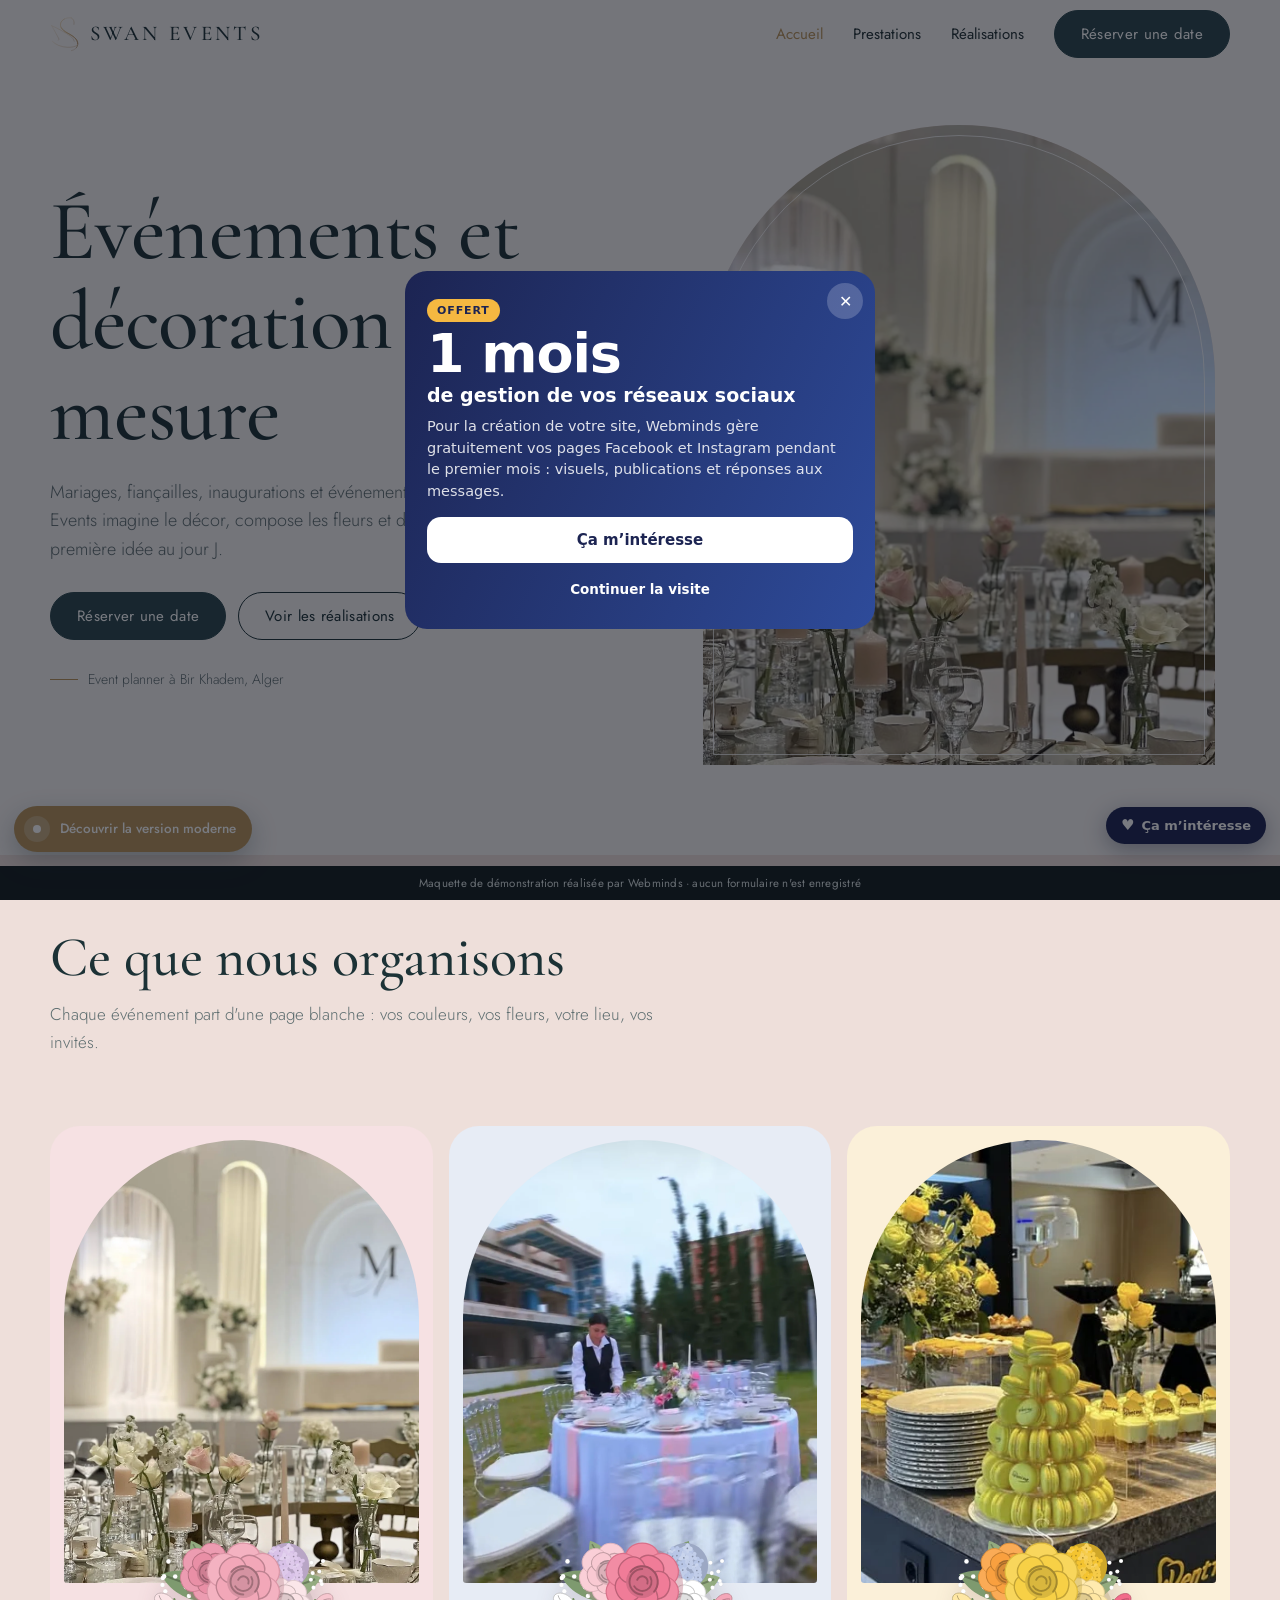
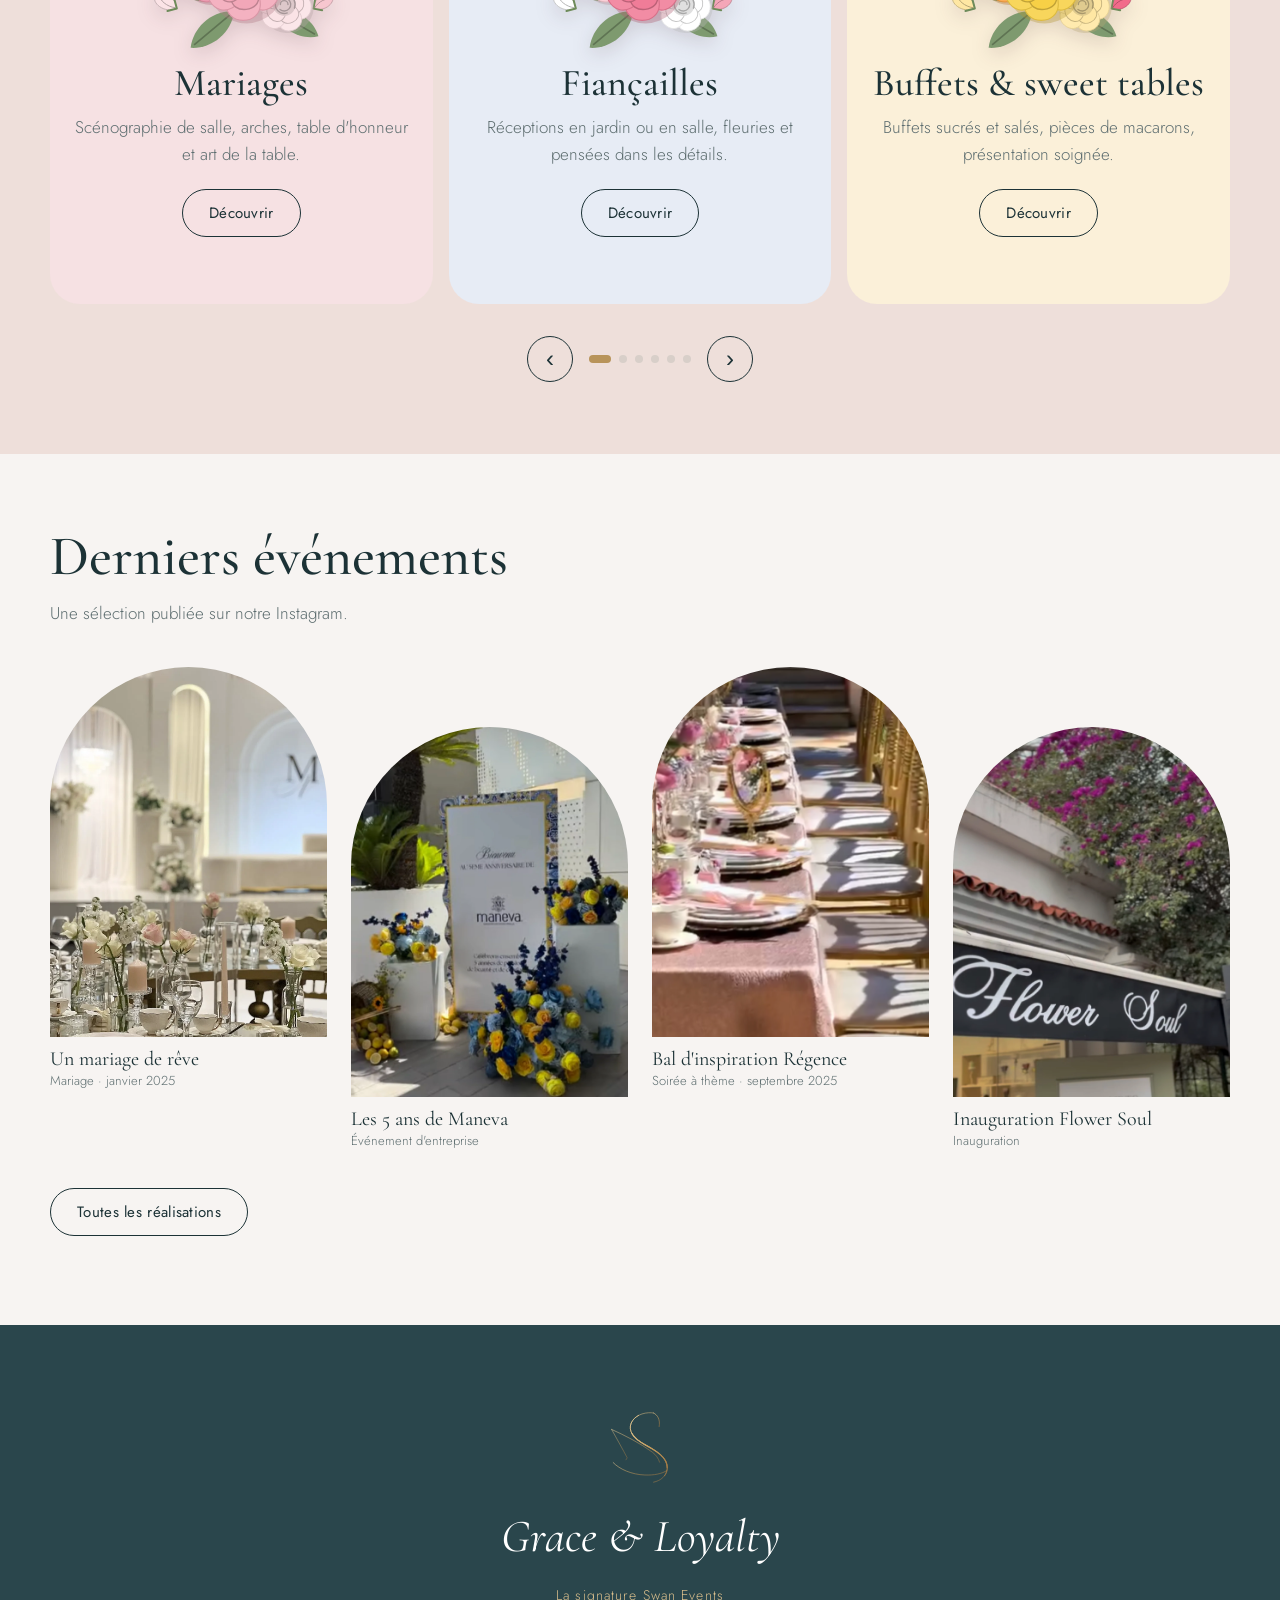
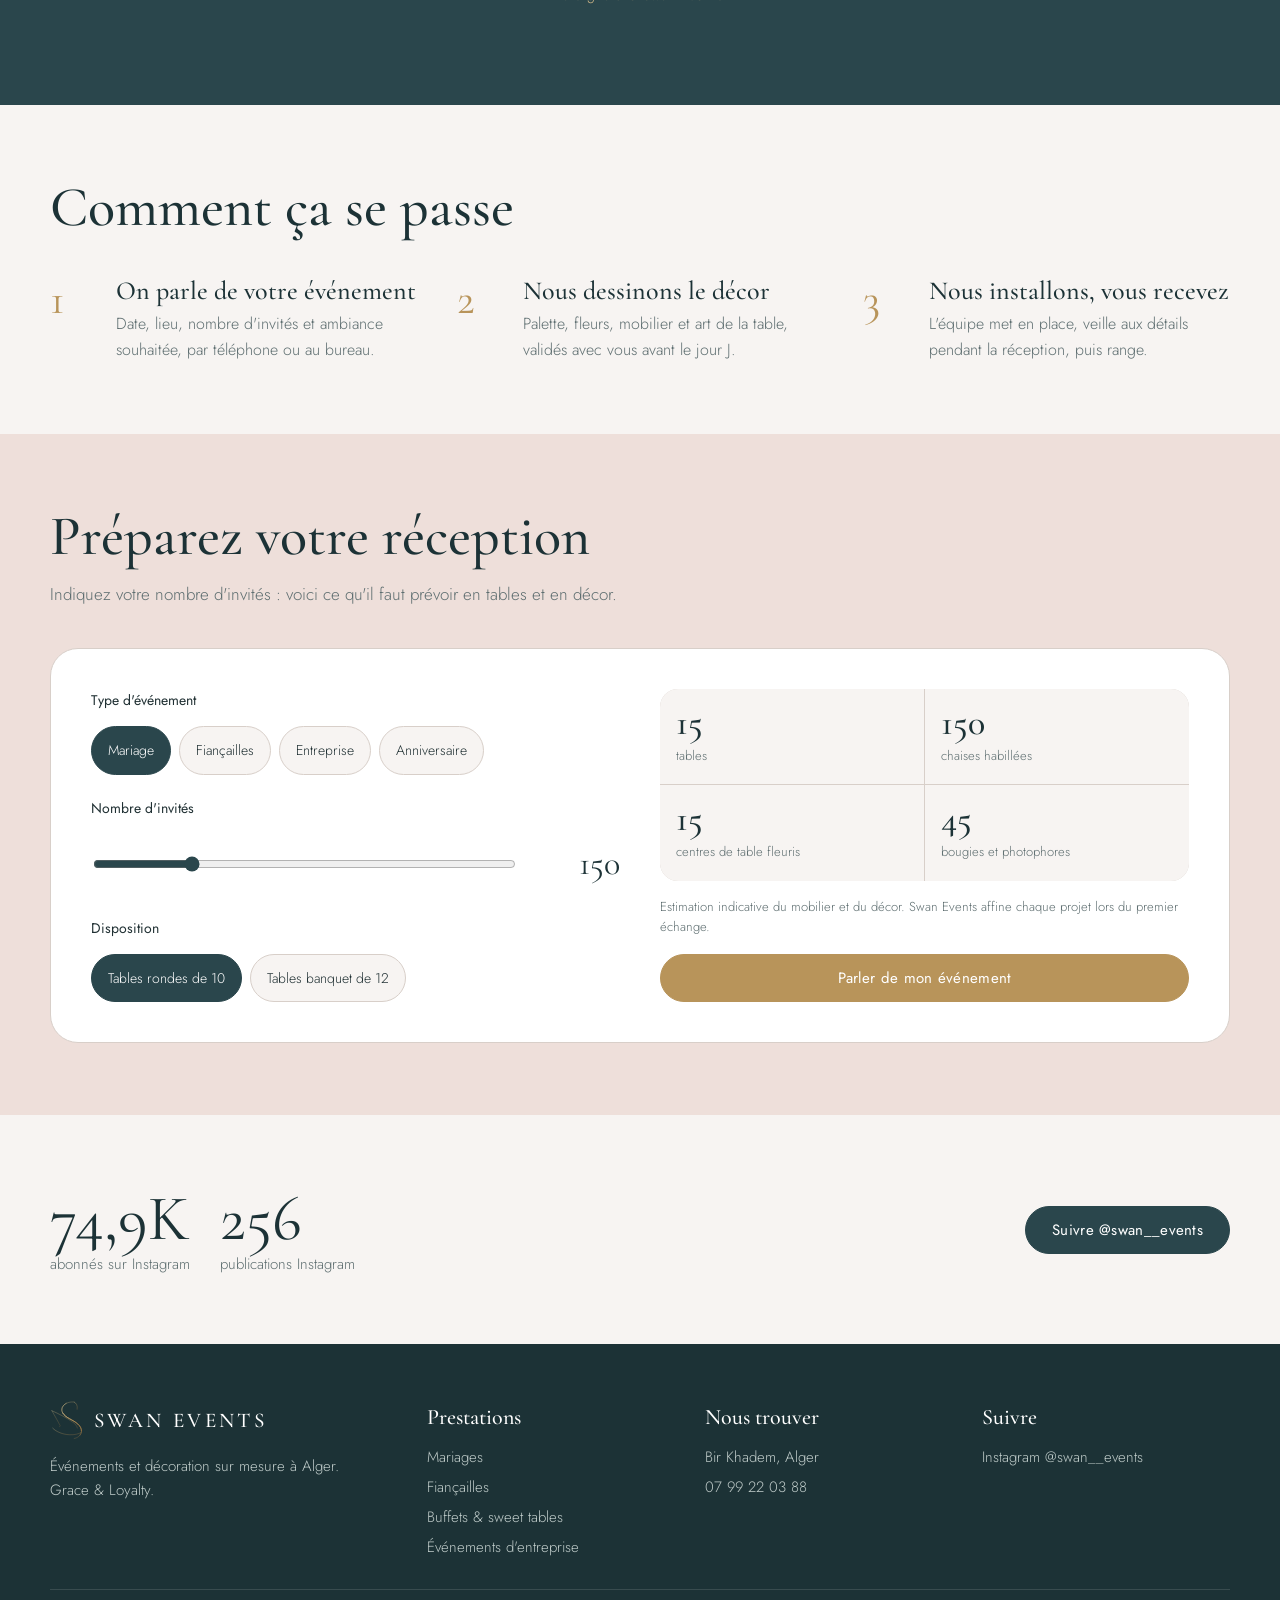
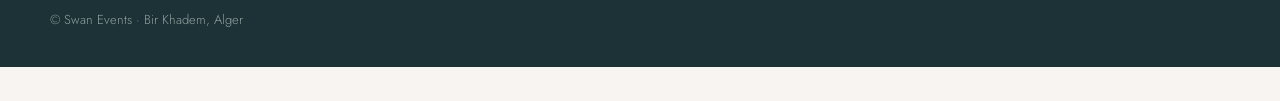
<file: index.html>
<!doctype html>
<html lang="fr"><head><meta charset="utf-8">
<meta name="viewport" content="width=device-width, initial-scale=1, viewport-fit=cover">
<meta name="robots" content="noindex, nofollow">
<title>Swan Events · Événements & décoration sur mesure à Alger</title><meta name="description" content="Swan Events, event planner à Bir Khadem (Alger) : mariages, fiançailles, inaugurations et événements d'entreprise.">
<link rel="icon" href="img/swan-mark.svg" type="image/svg+xml">
<link rel="stylesheet" href="css/fonts.css"><link rel="stylesheet" href="css/style.css"><link rel="stylesheet" href="css/demo.css">
</head><body>
<header class="sw-head"><div class="sw-wrap">
<a class="sw-logo" href="index.html" aria-label="Swan Events, accueil"><img src="img/swan-mark.svg" alt=""><span>SWAN EVENTS</span></a>
<nav class="sw-nav" aria-label="Navigation principale"><a href="index.html" aria-current="page">Accueil</a><a href="prestations.html">Prestations</a><a href="realisations.html">Réalisations</a><a class="sw-btn" href="contact.html">Réserver une date</a></nav>
<button class="sw-burger" aria-label="Ouvrir le menu" aria-expanded="false"><i></i></button>
</div></header>
<div class="sw-drawer"><a href="index.html">Accueil</a><a href="prestations.html">Prestations</a><a href="realisations.html">Réalisations</a><a href="contact.html">Contact</a><a class="sw-drawer-tel" href="tel:+213799220388">07 99 22 03 88</a></div>
<main>
<section class="sw-hero"><div class="sw-wrap">
<div class="sw-hero-arch"><img src="img/mariage-table.webp" alt="Table de mariage dressée par Swan Events, arches blanches et fleurs poudrées"></div>
<div class="sw-hero-txt">
<h1>Événements et décoration sur mesure</h1>
<p class="sw-hero-lead">Mariages, fiançailles, inaugurations et événements d'entreprise : Swan Events imagine le décor, compose les fleurs et dresse les tables, de la première idée au jour J.</p>
<div class="sw-hero-cta"><a class="sw-btn" href="contact.html">Réserver une date</a><a class="sw-btn sw-btn--line" href="realisations.html">Voir les réalisations</a></div>
<p class="sw-hero-loc">Event planner à Bir Khadem, Alger</p>
</div></div></section>

<section class="sw-sec sw-sec--blush"><div class="sw-wrap">
<div class="sw-sec-head"><h2>Ce que nous organisons</h2><p>Chaque événement part d'une page blanche : vos couleurs, vos fleurs, votre lieu, vos invités.</p></div>
<div class="sw-cards" data-rail><article class="sw-card" style="--tint:#F6E1E3"><div class="sw-card-top"><a href="mariage.html" class="sw-card-ph"><img src="img/mariage-table.webp" alt="Mariages" loading="lazy"></a><svg class="sw-sprig" data-sprig="#F2A7B8,#E98FA6,#FBE3E6,#F7C6CF,#D9C2E8" aria-hidden="true"></svg></div><div class="sw-card-txt"><h3>Mariages</h3><p>Scénographie de salle, arches, table d'honneur et art de la table.</p><a class="sw-btn sw-btn--line" href="mariage.html">Découvrir</a></div></article><article class="sw-card" style="--tint:#E7ECF5"><div class="sw-card-top"><a href="prestations.html#fiancailles" class="sw-card-ph"><img src="img/fiancailles-jardin.webp" alt="Fiançailles" loading="lazy"></a><svg class="sw-sprig" data-sprig="#F07C98,#F9C9D2,#FFFFFF,#F4A6B8,#B8C6E6" aria-hidden="true"></svg></div><div class="sw-card-txt"><h3>Fiançailles</h3><p>Réceptions en jardin ou en salle, fleuries et pensées dans les détails.</p><a class="sw-btn sw-btn--line" href="prestations.html#fiancailles">Découvrir</a></div></article><article class="sw-card" style="--tint:#FBF0D9"><div class="sw-card-top"><a href="prestations.html#buffets" class="sw-card-ph"><img src="img/buffet-macarons.webp" alt="Buffets &amp; sweet tables" loading="lazy"></a><svg class="sw-sprig" data-sprig="#F7D046,#F9A03F,#FFE7A3,#F26B8A,#F4C430" aria-hidden="true"></svg></div><div class="sw-card-txt"><h3>Buffets &amp; sweet tables</h3><p>Buffets sucrés et salés, pièces de macarons, présentation soignée.</p><a class="sw-btn sw-btn--line" href="prestations.html#buffets">Découvrir</a></div></article><article class="sw-card" style="--tint:#E4EDE6"><div class="sw-card-top"><a href="prestations.html#entreprise" class="sw-card-ph"><img src="img/corporate-dentina.webp" alt="Événements d'entreprise" loading="lazy"></a><svg class="sw-sprig" data-sprig="#FFFFFF,#F7C6CF,#EBCFC6,#F2A7B8,#C9D8C5" aria-hidden="true"></svg></div><div class="sw-card-txt"><h3>Événements d'entreprise</h3><p>Anniversaires de marque, lancements et journées clients à vos couleurs.</p><a class="sw-btn sw-btn--line" href="prestations.html#entreprise">Découvrir</a></div></article><article class="sw-card" style="--tint:#EFE4F4"><div class="sw-card-top"><a href="prestations.html#inaugurations" class="sw-card-ph"><img src="img/inauguration-flowersoul.webp" alt="Inaugurations" loading="lazy"></a><svg class="sw-sprig" data-sprig="#B985E0,#F2A7B8,#E7D2F3,#F07C98,#9C6FC4" aria-hidden="true"></svg></div><div class="sw-card-txt"><h3>Inaugurations</h3><p>Ouverture de boutique : façade, accueil et compositions florales.</p><a class="sw-btn sw-btn--line" href="prestations.html#inaugurations">Découvrir</a></div></article><article class="sw-card" style="--tint:#F8E2DA"><div class="sw-card-top"><a href="prestations.html#themes" class="sw-card-ph"><img src="img/table-regence.webp" alt="Soirées à thème" loading="lazy"></a><svg class="sw-sprig" data-sprig="#C8102E,#E23A55,#F7C6CF,#A50E2A,#F2A7B8" aria-hidden="true"></svg></div><div class="sw-card-txt"><h3>Soirées à thème</h3><p>Bals, anniversaires et réceptions inspirés d'une époque ou d'un univers.</p><a class="sw-btn sw-btn--line" href="prestations.html#themes">Découvrir</a></div></article></div><div class="sw-rail-nav"><button class="sw-rail-btn" data-dir="-1" aria-label="Carte précédente">‹</button><div class="sw-dots" aria-hidden="true"></div><button class="sw-rail-btn" data-dir="1" aria-label="Carte suivante">›</button></div>
</div></section>

<section class="sw-sec"><div class="sw-wrap">
<div class="sw-sec-head"><h2>Derniers événements</h2><p>Une sélection publiée sur notre Instagram.</p></div>
<div class="sw-gal"><figure><div class="sw-ph"><img src="img/mariage-table.webp" alt="Un mariage de rêve" loading="lazy"></div><figcaption>Un mariage de rêve<small>Mariage · janvier 2025</small></figcaption></figure><figure><div class="sw-ph"><img src="img/anniversaire-maneva.webp" alt="Les 5 ans de Maneva" loading="lazy"></div><figcaption>Les 5 ans de Maneva<small>Événement d'entreprise</small></figcaption></figure><figure><div class="sw-ph"><img src="img/table-regence.webp" alt="Bal d'inspiration Régence" loading="lazy"></div><figcaption>Bal d'inspiration Régence<small>Soirée à thème · septembre 2025</small></figcaption></figure><figure><div class="sw-ph"><img src="img/inauguration-flowersoul.webp" alt="Inauguration Flower Soul" loading="lazy"></div><figcaption>Inauguration Flower Soul<small>Inauguration</small></figcaption></figure></div>
<p style="margin-top:40px"><a class="sw-btn sw-btn--line" href="realisations.html">Toutes les réalisations</a></p>
</div></section>

<section class="sw-sec--teal sw-sign"><div class="sw-wrap">
<img src="img/swan-mark.svg" alt="">
<blockquote>Grace &amp; Loyalty</blockquote>
<p>La signature Swan Events</p>
</div></section>

<section class="sw-sec"><div class="sw-wrap">
<div class="sw-sec-head"><h2>Comment ça se passe</h2></div>
<ol class="sw-steps">
<li><div><h3>On parle de votre événement</h3><p>Date, lieu, nombre d'invités et ambiance souhaitée, par téléphone ou au bureau.</p></div></li>
<li><div><h3>Nous dessinons le décor</h3><p>Palette, fleurs, mobilier et art de la table, validés avec vous avant le jour J.</p></div></li>
<li><div><h3>Nous installons, vous recevez</h3><p>L'équipe met en place, veille aux détails pendant la réception, puis range.</p></div></li>
</ol></div></section>

<section class="sw-sec sw-sec--blush" id="estimer"><div class="sw-wrap">
<div class="sw-sec-head"><h2>Préparez votre réception</h2><p>Indiquez votre nombre d'invités : voici ce qu'il faut prévoir en tables et en décor.</p></div>
<div class="sw-sim" data-sim>
<div style="display:grid;gap:22px">
<div class="sw-field"><span class="sw-legend">Type d'événement</span><div class="sw-chips" data-g="type"><button class="sw-chip" aria-pressed="true" data-v="mariage">Mariage</button><button class="sw-chip" aria-pressed="false" data-v="fiancailles">Fiançailles</button><button class="sw-chip" aria-pressed="false" data-v="entreprise">Entreprise</button><button class="sw-chip" aria-pressed="false" data-v="anniv">Anniversaire</button></div></div>
<div class="sw-field"><label for="g">Nombre d'invités</label><div class="sw-range"><input id="g" type="range" min="20" max="600" step="10" value="150"><output for="g">150</output></div></div>
<div class="sw-field"><span class="sw-legend">Disposition</span><div class="sw-chips" data-g="table"><button class="sw-chip" aria-pressed="true" data-v="10">Tables rondes de 10</button><button class="sw-chip" aria-pressed="false" data-v="12">Tables banquet de 12</button></div></div>
</div>
<div style="display:grid;gap:16px;align-content:start">
<div class="sw-res"><div><b data-r="tables">15</b><span>tables</span></div><div><b data-r="chairs">150</b><span>chaises habillées</span></div><div><b data-r="flowers">15</b><span>centres de table fleuris</span></div><div><b data-r="candles">45</b><span>bougies et photophores</span></div></div>
<p class="sw-sim-note">Estimation indicative du mobilier et du décor. Swan Events affine chaque projet lors du premier échange.</p>
<a class="sw-btn sw-btn--gold" href="contact.html">Parler de mon événement</a>
</div></div>
</div></section>

<section class="sw-sec"><div class="sw-wrap sw-insta">
<div class="sw-insta-row"><div class="sw-insta-n">74,9K<small>abonnés sur Instagram</small></div><div class="sw-insta-n">256<small>publications Instagram</small></div></div>
<a class="sw-btn" href="https://www.instagram.com/swan__events/" target="_blank" rel="noopener">Suivre @swan__events</a>
</div></section>
</main>
<footer class="sw-foot"><div class="sw-wrap">
<div class="sw-foot-brand"><a class="sw-logo" href="index.html"><img src="img/swan-mark.svg" alt="" style="width:34px"><span style="color:#fff">SWAN EVENTS</span></a><p style="margin-top:14px;max-width:22em">Événements et décoration sur mesure à Alger. Grace &amp; Loyalty.</p></div>
<div><h4>Prestations</h4><ul><li><a href="mariage.html">Mariages</a></li><li><a href="prestations.html#fiancailles">Fiançailles</a></li><li><a href="prestations.html#buffets">Buffets &amp; sweet tables</a></li><li><a href="prestations.html#entreprise">Événements d'entreprise</a></li></ul></div>
<div><h4>Nous trouver</h4><ul><li>Bir Khadem, Alger</li><li><a href="tel:+213799220388">07 99 22 03 88</a></li></ul></div>
<div><h4>Suivre</h4><ul><li><a href="https://www.instagram.com/swan__events/" target="_blank" rel="noopener">Instagram @swan__events</a></li></ul></div>
<div class="sw-foot-bot">© Swan Events · Bir Khadem, Alger</div>
</div></footer>
<a class="wm-switch" href="v2/index.html"><span class="wm-switch-dot"></span><span class="wm-switch-txt">Découvrir la version moderne</span></a>
<div class="wm-demo">Maquette de démonstration réalisée par Webminds · aucun formulaire n'est enregistré</div>
<script src="js/flora.js"></script><script src="js/main.js"></script><script src="js/demo.js"></script><script data-wml>(function(){if(window.__wmL)return;window.__wmL=1;
var C={"p": "Swan Events", "mail": null, "wa": "213797372452", "v": [["/", "Version corporate", "Claire et rassurante"], ["/v2/", "Version moderne", "Immersive et animée"]]};
function ready(f){document.readyState==='loading'?document.addEventListener('DOMContentLoaded',f):f()}
ready(function(){
var css='.wmL-b{position:fixed;right:14px;bottom:calc(56px + env(safe-area-inset-bottom));z-index:2147483000;border:0;border-radius:999px;background:#1C2452;color:#fff;font:700 13px/1 system-ui,-apple-system,Segoe UI,Roboto,sans-serif;padding:11px 15px;box-shadow:0 6px 22px rgba(20,30,60,.35);cursor:pointer;display:flex;align-items:center;gap:7px}'
+'@media(max-width:520px){.wmL-b{bottom:calc(112px + env(safe-area-inset-bottom));font-size:12.5px;padding:10px 13px}}'
+'.wmL-m{position:fixed;inset:0;z-index:2147483001;background:rgba(10,14,25,.55);display:none;align-items:flex-end;justify-content:center;font-family:system-ui,-apple-system,Segoe UI,Roboto,sans-serif}.wmL-m.on{display:flex}@media(min-width:700px){.wmL-m{align-items:center;padding:20px}}'
+'.wmL-x{box-sizing:border-box;position:relative;background:#fff;color:#1C2452;width:100%;max-width:470px;max-height:92vh;overflow:auto;border-radius:22px 22px 0 0;padding:24px 22px calc(22px + env(safe-area-inset-bottom));text-align:left}@media(min-width:700px){.wmL-x{border-radius:22px}}'
+'.wmL-x *{box-sizing:border-box}.wmL-c{position:absolute;top:12px;right:12px;width:36px;height:36px;border:0;border-radius:50%;background:#F0F2F1;font-size:16px;cursor:pointer;color:#1C2452}'
+'.wmL-x h3{font:800 26px/1.1 system-ui,-apple-system,sans-serif;margin:4px 40px 10px 0;color:inherit}.wmL-x p{margin:0 0 14px;line-height:1.5;font-size:14.5px;opacity:.85}'
+'.wmL-o{background:linear-gradient(115deg,#1C2452,#2E4B9A);color:#fff}.wmL-o .wmL-c{background:rgba(255,255,255,.2);color:#fff}.wmL-big{font:900 54px/.95 system-ui,-apple-system,sans-serif;letter-spacing:-.02em;margin:6px 0 2px}.wmL-big small{display:block;font-size:19px;font-weight:700;letter-spacing:0;margin-top:6px}'
+'.wmL-tag{display:inline-block;background:#F5B841;color:#1C2452;font:800 11px system-ui,sans-serif;letter-spacing:.08em;border-radius:999px;padding:5px 10px}'
+'.wmL-btn{display:flex;align-items:center;justify-content:center;width:100%;border:0;border-radius:14px;padding:14px;font:800 15px system-ui,-apple-system,sans-serif;cursor:pointer;margin-top:8px}.wmL-w{background:#fff;color:#1C2452}.wmL-g{background:#1FAF55;color:#fff}.wmL-n{background:#1C2452;color:#fff}.wmL-l{background:transparent;color:inherit;font-weight:600;font-size:13.5px;padding:10px}'
+'.wmL-s{font:700 11.5px system-ui,sans-serif;text-transform:uppercase;letter-spacing:.06em;opacity:.6;margin:12px 0 8px}.wmL-ch{display:grid;gap:8px}.wmL-ch label{display:flex;align-items:center;gap:10px;border:1.5px solid #E2E6E3;border-radius:12px;padding:11px 12px;cursor:pointer;font-size:14px;font-weight:600}.wmL-ch label small{display:block;font-weight:500;opacity:.65;font-size:12px}.wmL-ch input{width:18px;height:18px;flex:none;accent-color:#1FAF55}'
+'.wmL-f{display:grid;gap:8px;margin:12px 0 6px}.wmL-f input{border:1.5px solid #E2E6E3;border-radius:12px;padding:12px;font:500 16px system-ui,sans-serif;color:#1C2452;background:#fff;-webkit-user-select:text!important;user-select:text!important;width:100%}'
+'.wmL-ok{text-align:center}.wmL-ok i{display:grid;place-items:center;width:64px;height:64px;margin:6px auto 12px;border-radius:50%;background:#E8F7EE;color:#1FAF55;font-style:normal;font-size:30px}';
var st=document.createElement('style');st.textContent=css;document.head.appendChild(st);
function ss(k,v){try{if(v===undefined)return sessionStorage.getItem(k);sessionStorage.setItem(k,v)}catch(e){}}
var p=location.pathname,cur=0;C.v.forEach(function(v,i){if(v[0]!=='/'&&p.indexOf(v[0])===0)cur=i});
var off=document.createElement('div');off.className='wmL-m';off.innerHTML='<div class="wmL-x wmL-o" role="dialog" aria-modal="true"><button class="wmL-c" type="button" aria-label="Fermer">✕</button><span class="wmL-tag">OFFERT</span><div class="wmL-big">1 mois<small>de gestion de vos réseaux sociaux</small></div><p style="margin-top:12px">Pour la création de votre site, Webminds gère gratuitement vos pages Facebook et Instagram pendant le premier mois : visuels, publications et réponses aux messages.</p><button class="wmL-btn wmL-w" type="button" data-i>Ça m’intéresse</button><button class="wmL-btn wmL-l" type="button" data-c>Continuer la visite</button></div>';
var ch='';C.v.forEach(function(v,i){ch+='<label><input type="radio" name="wmLv" value="'+v[1]+'"'+(i===cur?' checked':'')+'><span>'+v[1]+(v[2]?'<small>'+v[2]+'</small>':'')+'</span></label>'});
var it=document.createElement('div');it.className='wmL-m';it.innerHTML='<div class="wmL-x" role="dialog" aria-modal="true"><button class="wmL-c" type="button" aria-label="Fermer">✕</button><div data-s1><h3>Cette maquette vous plaît ?</h3><p>Choisissez la version qui vous intéresse : Webminds vous recontacte pour vous la présenter.</p>'+(C.v.length>1?'<div class="wmL-s">La version préférée</div><div class="wmL-ch">'+ch+'</div>':'')+'<div class="wmL-s">En plus</div><div class="wmL-ch"><label><input type="checkbox" value="Gestion des réseaux sociaux (1 mois offert)"><span>Réseaux sociaux<small>1 mois de gestion offert avec le site</small></span></label></div><div class="wmL-f"><input name="n" placeholder="Votre nom" autocomplete="name"><input name="t" type="tel" inputmode="tel" placeholder="Votre téléphone (facultatif)" autocomplete="tel"></div><button class="wmL-btn wmL-g" type="button" data-w>Envoyer sur WhatsApp</button>'+(C.mail?'<button class="wmL-btn wmL-l" type="button" data-e>Envoyer par e-mail</button>':'')+'</div><div class="wmL-ok" data-s2 hidden><i>✓</i><h3 style="margin:0 0 8px">Merci !</h3><p>Votre choix a bien été transmis à Webminds. Nous vous recontactons très vite.</p><button class="wmL-btn wmL-n" type="button" data-c>Continuer la visite</button></div></div>';
document.body.appendChild(off);document.body.appendChild(it);
var b=document.createElement('button');b.type='button';b.className='wmL-b';b.innerHTML='<b style="font-size:15px">♥</b>Ça m’intéresse';document.body.appendChild(b);
function op(m){off.classList.remove('on');it.classList.remove('on');m.classList.add('on')}
[off,it].forEach(function(m){m.addEventListener('click',function(e){if(e.target===m||e.target.closest('.wmL-c')||e.target.closest('[data-c]'))m.classList.remove('on')})});
b.onclick=function(){op(it)};off.querySelector('[data-i]').onclick=function(){op(it)};
function msg(){var v=(it.querySelector('input[name=wmLv]:checked')||{}).value||C.v[cur][1],x=[].map.call(it.querySelectorAll('input[type=checkbox]:checked'),function(c){return c.value}),n=it.querySelector('[name=n]').value.trim(),t=it.querySelector('[name=t]').value.trim();
 return{v:v,x:x,n:n,t:t,txt:'Bonjour Webminds, la maquette '+C.p+' m’intéresse.\nVersion préférée : '+v+(x.length?'\nEn plus : '+x.join(', '):'')+(n?'\nNom : '+n:'')+(t?'\nTéléphone : '+t:'')+'\nLien : '+location.origin+C.v[cur][0]}}
function mail(m){if(!C.mail)return;try{fetch('https://formsubmit.co/ajax/'+C.mail,{method:'POST',keepalive:true,headers:{'Content-Type':'application/json','Accept':'application/json'},body:JSON.stringify({_subject:'Maquette '+C.p+' : intéressé ('+m.v+')',Prospect:C.p,Version:m.v,Options:m.x.join(', ')||'-',Nom:m.n||'-',Telephone:m.t||'-',Lien:location.origin+C.v[cur][0],_template:'table',_captcha:'false'})}).catch(function(){})}catch(e){}}
function done(){it.querySelector('[data-s1]').hidden=true;it.querySelector('[data-s2]').hidden=false;ss('wmL-sent','1')}
it.querySelector('[data-w]').onclick=function(){var m=msg();mail(m);done();location.href='https://wa.me/'+C.wa+'?text='+encodeURIComponent(m.txt)};
var e=it.querySelector('[data-e]');if(e)e.onclick=function(){mail(msg());done()};
var sh=ss('wmL-off');addEventListener('scroll',function(){var r=(scrollY+innerHeight)/document.documentElement.scrollHeight;
 if(!sh&&scrollY>500&&r>.3){sh=1;ss('wmL-off','1');op(off)}
 if(!ss('wmL-it')&&!ss('wmL-sent')&&sh&&r>.92&&!off.classList.contains('on')){ss('wmL-it','1');op(it)}},{passive:true});
});})();
</script></body></html>
</file>
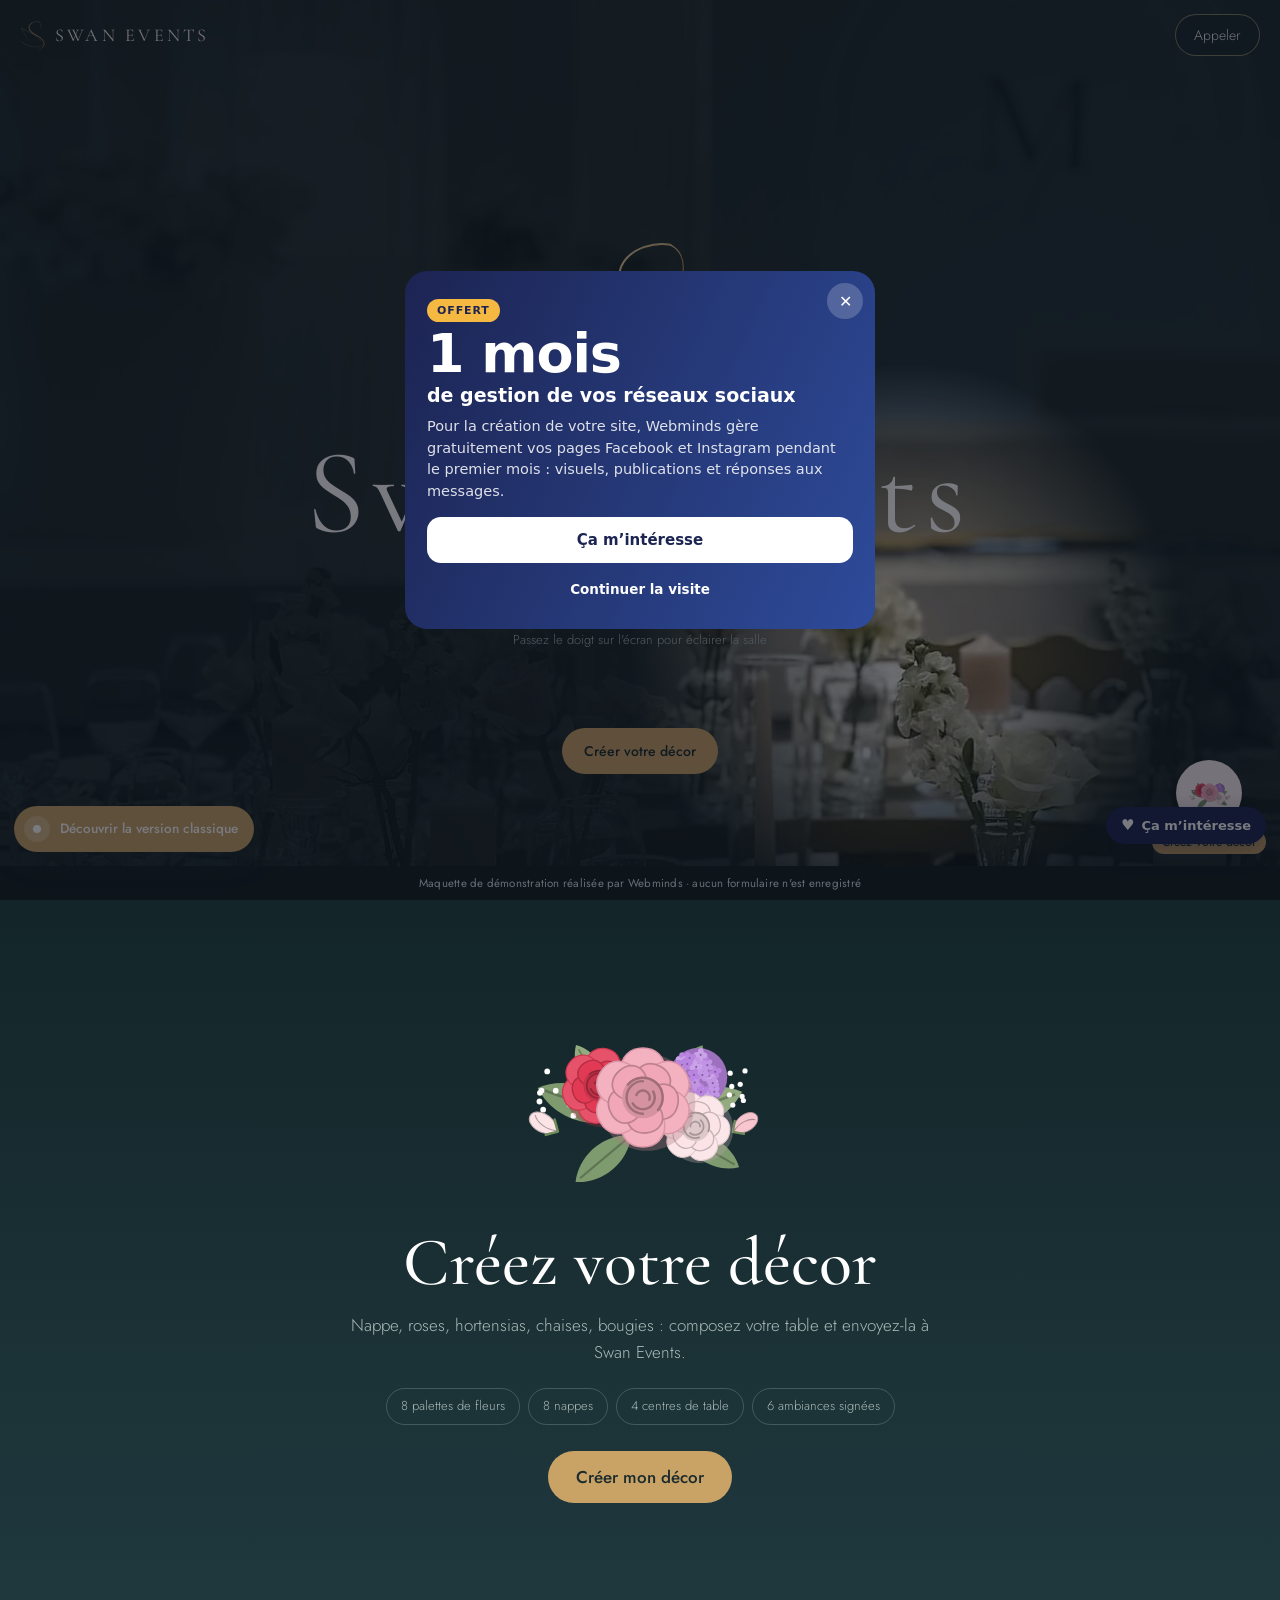
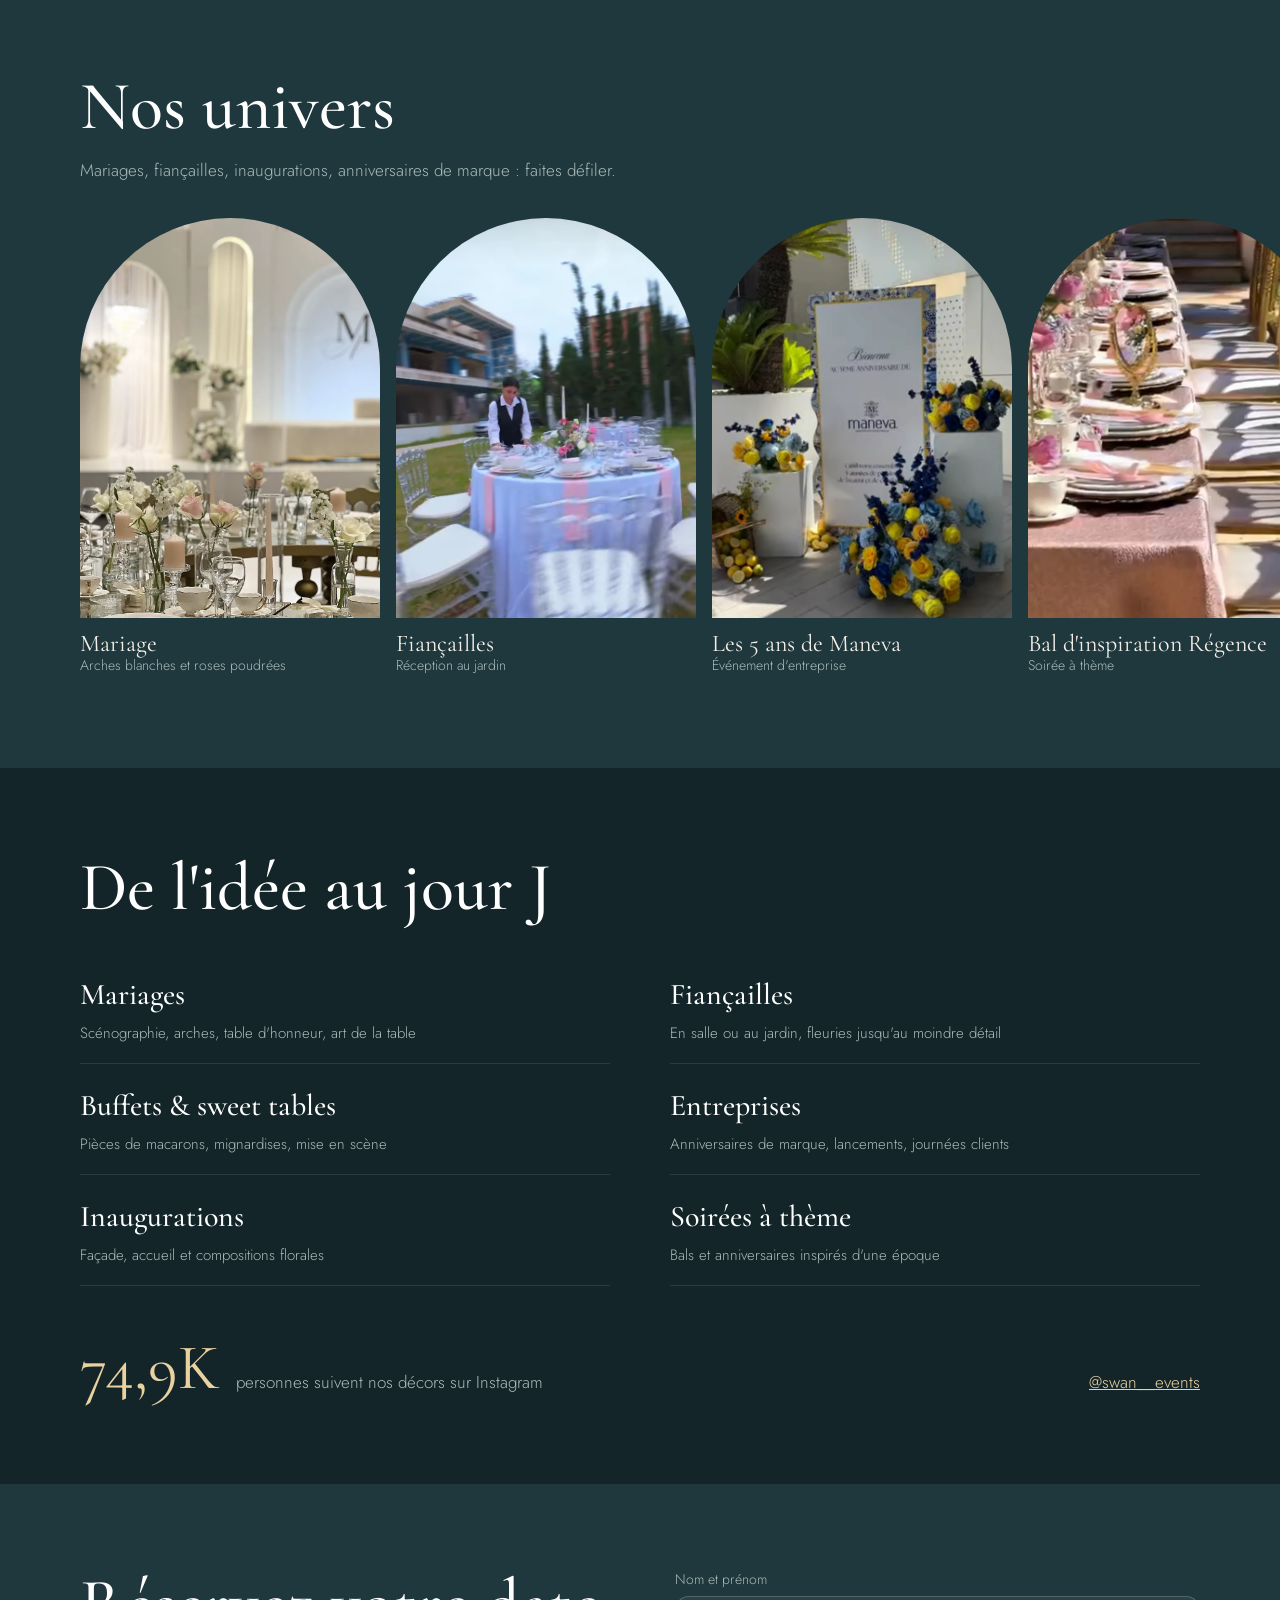
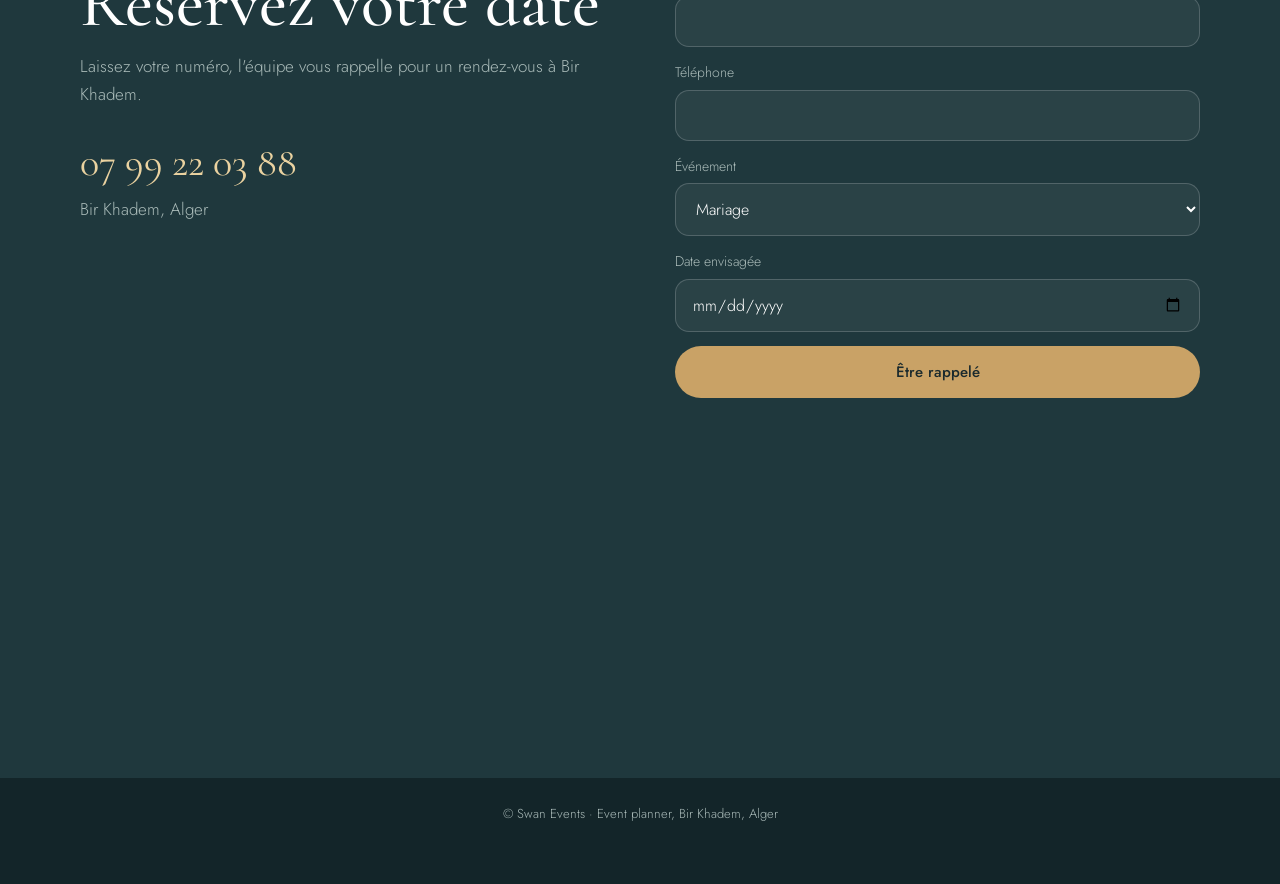
<file: v2/index.html>
<!doctype html>
<html lang="fr"><head><meta charset="utf-8">
<meta name="viewport" content="width=device-width, initial-scale=1, viewport-fit=cover">
<meta name="robots" content="noindex, nofollow">
<title>Swan Events · Composez votre réception</title>
<meta name="description" content="Swan Events, event planner à Bir Khadem (Alger). Composez votre table et découvrez nos univers.">
<link rel="icon" href="../img/swan-mark.svg" type="image/svg+xml">
<link rel="stylesheet" href="../css/fonts.css">
<link rel="stylesheet" href="v2.css">
<link rel="stylesheet" href="../css/demo.css">
</head><body>

<header class="nv-top">
  <a class="nv-brand" href="#accueil"><img src="../img/swan-mark.svg" alt=""><span>SWAN EVENTS</span></a>
  <a class="nv-call" href="tel:+213799220388">Appeler</a>
</header>

<!-- HERO : la lumière des bougies révèle la salle -->
<section class="nv-hero" id="accueil" aria-label="Accueil">
  <div class="nv-hero-photo" style="background-image:url(../img/mariage-table.webp)"></div>
  <div class="nv-hero-veil" aria-hidden="true"></div>
  <div class="nv-hero-in">
    <svg class="nv-swan" viewBox="30 70 320 380" fill="none" stroke-linecap="round" aria-hidden="true">
      <defs><linearGradient id="ng" x1="0" y1="0" x2="1" y2="1"><stop offset="0" stop-color="#EAD2A0"/><stop offset=".55" stop-color="#C9A266"/><stop offset="1" stop-color="#A27A45"/></linearGradient></defs>
      <g stroke="url(#ng)">
        <path pathLength="1" style="--d:1.15s" stroke-width="3" d="M258 90 C 278 100, 292 122, 286 158"/>
        <path pathLength="1" style="--d:.1s" stroke-width="4.5" d="M258 90 C 230 84, 168 92, 146 140 C 130 180, 156 216, 214 248 C 272 280, 330 312, 326 370 C 322 404, 296 428, 258 436"/>
        <path pathLength="1" style="--d:.6s" stroke-width="2.6" d="M48 172 C 110 200, 190 240, 252 286 C 270 300, 282 316, 288 336"/>
        <path pathLength="1" style="--d:.8s" stroke-width="2.2" d="M48 172 C 76 222, 104 272, 126 314 L 120 324"/>
        <path pathLength="1" style="--d:1s" stroke-width="2.8" d="M56 338 C 88 372, 150 398, 214 400 C 260 402, 300 394, 324 378"/>
      </g>
    </svg>
    <h1 class="nv-title">Swan Events</h1>
    <p class="nv-motto">Grace &amp; Loyalty</p>
    <p class="nv-hint">Passez le doigt sur l'écran pour éclairer la salle</p>
  </div>
  <a class="nv-down" href="composer.html">Créer votre décor</a>
</section>

<!-- APPEL VERS LE CONFIGURATEUR -->
<section class="nv-sec nv-teaser" id="decor">
  <div class="nv-wrap">
    <svg data-sprig="#F2A7B8,#E23A55,#FBE3E6,#F7C6CF,#B985E0" aria-hidden="true"></svg>
    <h2>Créez votre décor</h2>
    <p class="nv-lead">Nappe, roses, hortensias, chaises, bougies : composez votre table et envoyez-la à Swan Events.</p>
    <div class="nv-teaser-chips"><span>8 palettes de fleurs</span><span>8 nappes</span><span>4 centres de table</span><span>6 ambiances signées</span></div>
    <a class="nv-teaser-btn" href="composer.html">Créer mon décor</a>
  </div>
</section>

<!-- UNIVERS -->
<section class="nv-sec nv-univ" id="univers">
  <div class="nv-wrap"><h2>Nos univers</h2><p class="nv-lead">Mariages, fiançailles, inaugurations, anniversaires de marque : faites défiler.</p></div>
  <div class="nv-rail" tabindex="0" aria-label="Galerie des réalisations">
    <figure><img src="../img/mariage-table.webp" alt="" loading="lazy"><figcaption>Mariage<span>Arches blanches et roses poudrées</span></figcaption></figure>
    <figure><img src="../img/fiancailles-jardin.webp" alt="" loading="lazy"><figcaption>Fiançailles<span>Réception au jardin</span></figcaption></figure>
    <figure><img src="../img/anniversaire-maneva.webp" alt="" loading="lazy"><figcaption>Les 5 ans de Maneva<span>Événement d'entreprise</span></figcaption></figure>
    <figure><img src="../img/table-regence.webp" alt="" loading="lazy"><figcaption>Bal d'inspiration Régence<span>Soirée à thème</span></figcaption></figure>
    <figure><img src="../img/inauguration-flowersoul.webp" alt="" loading="lazy"><figcaption>Inauguration Flower Soul<span>Ouverture de boutique</span></figcaption></figure>
    <figure><img src="../img/corporate-dentina.webp" alt="" loading="lazy"><figcaption>Dentina<span>Arche aux couleurs de la marque</span></figcaption></figure>
    <figure><img src="../img/buffet-jardin.webp" alt="" loading="lazy"><figcaption>Sweet table<span>Buffet en extérieur</span></figcaption></figure>
  </div>
</section>

<!-- SERVICES -->
<section class="nv-sec nv-serv">
  <div class="nv-wrap">
    <h2>De l'idée au jour J</h2>
    <ul class="nv-servlist">
      <li><b>Mariages</b><span>Scénographie, arches, table d'honneur, art de la table</span></li>
      <li><b>Fiançailles</b><span>En salle ou au jardin, fleuries jusqu'au moindre détail</span></li>
      <li><b>Buffets &amp; sweet tables</b><span>Pièces de macarons, mignardises, mise en scène</span></li>
      <li><b>Entreprises</b><span>Anniversaires de marque, lancements, journées clients</span></li>
      <li><b>Inaugurations</b><span>Façade, accueil et compositions florales</span></li>
      <li><b>Soirées à thème</b><span>Bals et anniversaires inspirés d'une époque</span></li>
    </ul>
    <div class="nv-ig"><b>74,9K</b><span>personnes suivent nos décors sur Instagram</span><a href="https://www.instagram.com/swan__events/" target="_blank" rel="noopener">@swan__events</a></div>
  </div>
</section>

<!-- CONTACT -->
<section class="nv-sec nv-contact" id="contact">
  <div class="nv-wrap nv-cgrid">
    <div>
      <h2>Réservez votre date</h2>
      <p class="nv-lead">Laissez votre numéro, l'équipe vous rappelle pour un rendez-vous à Bir Khadem.</p>
      <p class="nv-tel"><a href="tel:+213799220388">07 99 22 03 88</a></p>
      <p class="nv-addr">Bir Khadem, Alger</p>
    </div>
    <div>
      <form class="nv-form" data-fake>
        <label>Nom et prénom<input required name="nom" autocomplete="name"></label>
        <label>Téléphone<input required name="tel" type="tel" autocomplete="tel"></label>
        <label>Événement<select name="type"><option>Mariage</option><option>Fiançailles</option><option>Événement d'entreprise</option><option>Inauguration</option><option>Soirée à thème</option></select></label>
        <label>Date envisagée<input name="date" type="date"></label>
        <button type="submit">Être rappelé</button>
      </form>
      <div class="nv-ok" role="status">Demande envoyée, Swan Events vous rappelle. (Démonstration : rien n'a été enregistré.)</div>
    </div>
  </div>
  <iframe class="nv-map" title="Swan Events sur Google Maps" src="https://www.google.com/maps?q=Swan%20Events%20Bir%20Khadem%20Alger&amp;output=embed" loading="lazy" referrerpolicy="no-referrer-when-downgrade"></iframe>
  <footer class="nv-foot">© Swan Events · Event planner, Bir Khadem, Alger</footer>
</section>

<a class="wm-switch" href="../index.html"><span class="wm-switch-dot"></span><span class="wm-switch-txt">Découvrir la version classique</span></a>
<a class="nv-decor-pill" href="composer.html" aria-label="Créez votre décor"><span class="nv-dp-ico"><svg data-sprig="#F2A7B8,#E23A55,#FBE3E6,#F7C6CF,#B985E0" aria-hidden="true"></svg></span><b>Créez votre décor</b></a>
<div class="wm-demo">Maquette de démonstration réalisée par Webminds · aucun formulaire n'est enregistré</div>
<script src="../js/flora.js"></script><script src="v2.js"></script><script src="../js/demo.js"></script><script data-wml>(function(){if(window.__wmL)return;window.__wmL=1;
var C={"p": "Swan Events", "mail": null, "wa": "213797372452", "v": [["/", "Version corporate", "Claire et rassurante"], ["/v2/", "Version moderne", "Immersive et animée"]]};
function ready(f){document.readyState==='loading'?document.addEventListener('DOMContentLoaded',f):f()}
ready(function(){
var css='.wmL-b{position:fixed;right:14px;bottom:calc(56px + env(safe-area-inset-bottom));z-index:2147483000;border:0;border-radius:999px;background:#1C2452;color:#fff;font:700 13px/1 system-ui,-apple-system,Segoe UI,Roboto,sans-serif;padding:11px 15px;box-shadow:0 6px 22px rgba(20,30,60,.35);cursor:pointer;display:flex;align-items:center;gap:7px}'
+'@media(max-width:520px){.wmL-b{bottom:calc(112px + env(safe-area-inset-bottom));font-size:12.5px;padding:10px 13px}}'
+'.wmL-m{position:fixed;inset:0;z-index:2147483001;background:rgba(10,14,25,.55);display:none;align-items:flex-end;justify-content:center;font-family:system-ui,-apple-system,Segoe UI,Roboto,sans-serif}.wmL-m.on{display:flex}@media(min-width:700px){.wmL-m{align-items:center;padding:20px}}'
+'.wmL-x{box-sizing:border-box;position:relative;background:#fff;color:#1C2452;width:100%;max-width:470px;max-height:92vh;overflow:auto;border-radius:22px 22px 0 0;padding:24px 22px calc(22px + env(safe-area-inset-bottom));text-align:left}@media(min-width:700px){.wmL-x{border-radius:22px}}'
+'.wmL-x *{box-sizing:border-box}.wmL-c{position:absolute;top:12px;right:12px;width:36px;height:36px;border:0;border-radius:50%;background:#F0F2F1;font-size:16px;cursor:pointer;color:#1C2452}'
+'.wmL-x h3{font:800 26px/1.1 system-ui,-apple-system,sans-serif;margin:4px 40px 10px 0;color:inherit}.wmL-x p{margin:0 0 14px;line-height:1.5;font-size:14.5px;opacity:.85}'
+'.wmL-o{background:linear-gradient(115deg,#1C2452,#2E4B9A);color:#fff}.wmL-o .wmL-c{background:rgba(255,255,255,.2);color:#fff}.wmL-big{font:900 54px/.95 system-ui,-apple-system,sans-serif;letter-spacing:-.02em;margin:6px 0 2px}.wmL-big small{display:block;font-size:19px;font-weight:700;letter-spacing:0;margin-top:6px}'
+'.wmL-tag{display:inline-block;background:#F5B841;color:#1C2452;font:800 11px system-ui,sans-serif;letter-spacing:.08em;border-radius:999px;padding:5px 10px}'
+'.wmL-btn{display:flex;align-items:center;justify-content:center;width:100%;border:0;border-radius:14px;padding:14px;font:800 15px system-ui,-apple-system,sans-serif;cursor:pointer;margin-top:8px}.wmL-w{background:#fff;color:#1C2452}.wmL-g{background:#1FAF55;color:#fff}.wmL-n{background:#1C2452;color:#fff}.wmL-l{background:transparent;color:inherit;font-weight:600;font-size:13.5px;padding:10px}'
+'.wmL-s{font:700 11.5px system-ui,sans-serif;text-transform:uppercase;letter-spacing:.06em;opacity:.6;margin:12px 0 8px}.wmL-ch{display:grid;gap:8px}.wmL-ch label{display:flex;align-items:center;gap:10px;border:1.5px solid #E2E6E3;border-radius:12px;padding:11px 12px;cursor:pointer;font-size:14px;font-weight:600}.wmL-ch label small{display:block;font-weight:500;opacity:.65;font-size:12px}.wmL-ch input{width:18px;height:18px;flex:none;accent-color:#1FAF55}'
+'.wmL-f{display:grid;gap:8px;margin:12px 0 6px}.wmL-f input{border:1.5px solid #E2E6E3;border-radius:12px;padding:12px;font:500 16px system-ui,sans-serif;color:#1C2452;background:#fff;-webkit-user-select:text!important;user-select:text!important;width:100%}'
+'.wmL-ok{text-align:center}.wmL-ok i{display:grid;place-items:center;width:64px;height:64px;margin:6px auto 12px;border-radius:50%;background:#E8F7EE;color:#1FAF55;font-style:normal;font-size:30px}';
var st=document.createElement('style');st.textContent=css;document.head.appendChild(st);
function ss(k,v){try{if(v===undefined)return sessionStorage.getItem(k);sessionStorage.setItem(k,v)}catch(e){}}
var p=location.pathname,cur=0;C.v.forEach(function(v,i){if(v[0]!=='/'&&p.indexOf(v[0])===0)cur=i});
var off=document.createElement('div');off.className='wmL-m';off.innerHTML='<div class="wmL-x wmL-o" role="dialog" aria-modal="true"><button class="wmL-c" type="button" aria-label="Fermer">✕</button><span class="wmL-tag">OFFERT</span><div class="wmL-big">1 mois<small>de gestion de vos réseaux sociaux</small></div><p style="margin-top:12px">Pour la création de votre site, Webminds gère gratuitement vos pages Facebook et Instagram pendant le premier mois : visuels, publications et réponses aux messages.</p><button class="wmL-btn wmL-w" type="button" data-i>Ça m’intéresse</button><button class="wmL-btn wmL-l" type="button" data-c>Continuer la visite</button></div>';
var ch='';C.v.forEach(function(v,i){ch+='<label><input type="radio" name="wmLv" value="'+v[1]+'"'+(i===cur?' checked':'')+'><span>'+v[1]+(v[2]?'<small>'+v[2]+'</small>':'')+'</span></label>'});
var it=document.createElement('div');it.className='wmL-m';it.innerHTML='<div class="wmL-x" role="dialog" aria-modal="true"><button class="wmL-c" type="button" aria-label="Fermer">✕</button><div data-s1><h3>Cette maquette vous plaît ?</h3><p>Choisissez la version qui vous intéresse : Webminds vous recontacte pour vous la présenter.</p>'+(C.v.length>1?'<div class="wmL-s">La version préférée</div><div class="wmL-ch">'+ch+'</div>':'')+'<div class="wmL-s">En plus</div><div class="wmL-ch"><label><input type="checkbox" value="Gestion des réseaux sociaux (1 mois offert)"><span>Réseaux sociaux<small>1 mois de gestion offert avec le site</small></span></label></div><div class="wmL-f"><input name="n" placeholder="Votre nom" autocomplete="name"><input name="t" type="tel" inputmode="tel" placeholder="Votre téléphone (facultatif)" autocomplete="tel"></div><button class="wmL-btn wmL-g" type="button" data-w>Envoyer sur WhatsApp</button>'+(C.mail?'<button class="wmL-btn wmL-l" type="button" data-e>Envoyer par e-mail</button>':'')+'</div><div class="wmL-ok" data-s2 hidden><i>✓</i><h3 style="margin:0 0 8px">Merci !</h3><p>Votre choix a bien été transmis à Webminds. Nous vous recontactons très vite.</p><button class="wmL-btn wmL-n" type="button" data-c>Continuer la visite</button></div></div>';
document.body.appendChild(off);document.body.appendChild(it);
var b=document.createElement('button');b.type='button';b.className='wmL-b';b.innerHTML='<b style="font-size:15px">♥</b>Ça m’intéresse';document.body.appendChild(b);
function op(m){off.classList.remove('on');it.classList.remove('on');m.classList.add('on')}
[off,it].forEach(function(m){m.addEventListener('click',function(e){if(e.target===m||e.target.closest('.wmL-c')||e.target.closest('[data-c]'))m.classList.remove('on')})});
b.onclick=function(){op(it)};off.querySelector('[data-i]').onclick=function(){op(it)};
function msg(){var v=(it.querySelector('input[name=wmLv]:checked')||{}).value||C.v[cur][1],x=[].map.call(it.querySelectorAll('input[type=checkbox]:checked'),function(c){return c.value}),n=it.querySelector('[name=n]').value.trim(),t=it.querySelector('[name=t]').value.trim();
 return{v:v,x:x,n:n,t:t,txt:'Bonjour Webminds, la maquette '+C.p+' m’intéresse.\nVersion préférée : '+v+(x.length?'\nEn plus : '+x.join(', '):'')+(n?'\nNom : '+n:'')+(t?'\nTéléphone : '+t:'')+'\nLien : '+location.origin+C.v[cur][0]}}
function mail(m){if(!C.mail)return;try{fetch('https://formsubmit.co/ajax/'+C.mail,{method:'POST',keepalive:true,headers:{'Content-Type':'application/json','Accept':'application/json'},body:JSON.stringify({_subject:'Maquette '+C.p+' : intéressé ('+m.v+')',Prospect:C.p,Version:m.v,Options:m.x.join(', ')||'-',Nom:m.n||'-',Telephone:m.t||'-',Lien:location.origin+C.v[cur][0],_template:'table',_captcha:'false'})}).catch(function(){})}catch(e){}}
function done(){it.querySelector('[data-s1]').hidden=true;it.querySelector('[data-s2]').hidden=false;ss('wmL-sent','1')}
it.querySelector('[data-w]').onclick=function(){var m=msg();mail(m);done();location.href='https://wa.me/'+C.wa+'?text='+encodeURIComponent(m.txt)};
var e=it.querySelector('[data-e]');if(e)e.onclick=function(){mail(msg());done()};
var sh=ss('wmL-off');addEventListener('scroll',function(){var r=(scrollY+innerHeight)/document.documentElement.scrollHeight;
 if(!sh&&scrollY>500&&r>.3){sh=1;ss('wmL-off','1');op(off)}
 if(!ss('wmL-it')&&!ss('wmL-sent')&&sh&&r>.92&&!off.classList.contains('on')){ss('wmL-it','1');op(it)}},{passive:true});
});})();
</script></body></html>
</file>
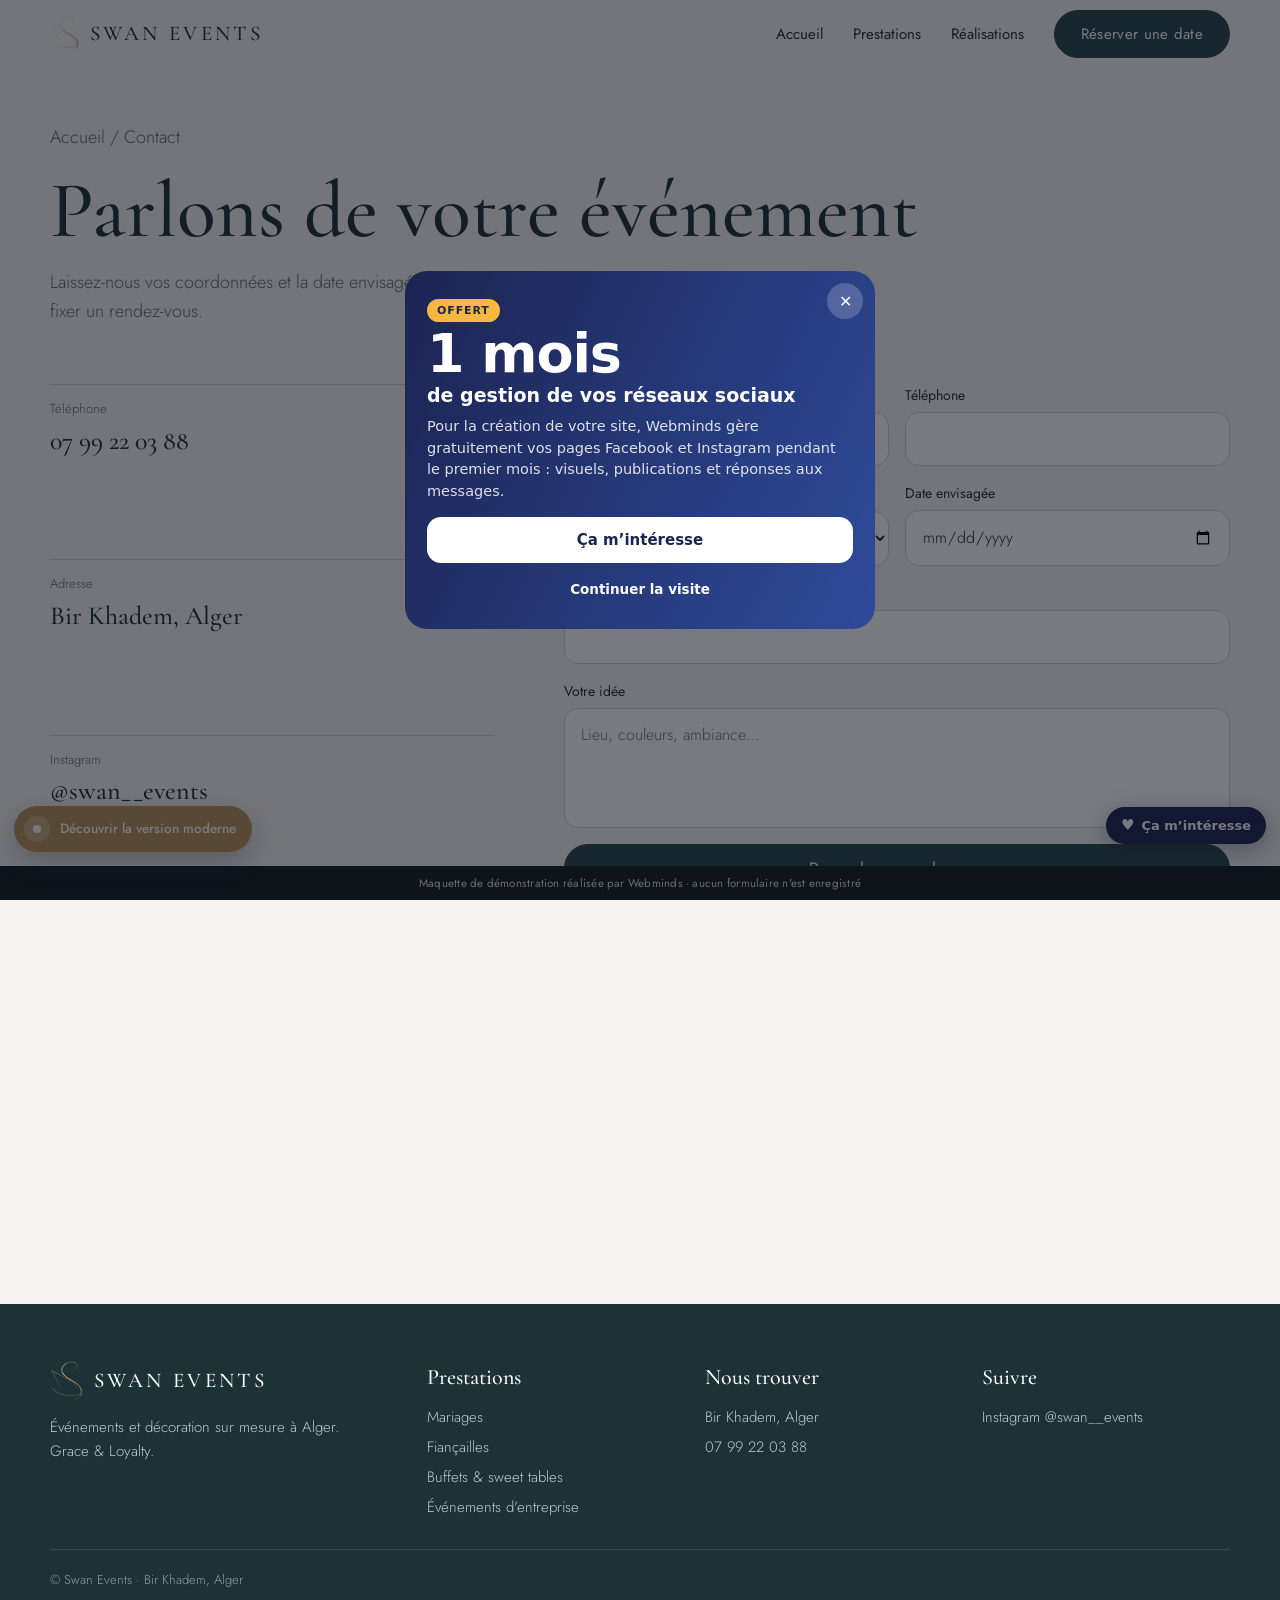
<file: contact.html>
<!doctype html>
<html lang="fr"><head><meta charset="utf-8">
<meta name="viewport" content="width=device-width, initial-scale=1, viewport-fit=cover">
<meta name="robots" content="noindex, nofollow">
<title>Contact & rendez-vous · Swan Events</title><meta name="description" content="Contactez Swan Events à Bir Khadem, Alger : 07 99 22 03 88.">
<link rel="icon" href="img/swan-mark.svg" type="image/svg+xml">
<link rel="stylesheet" href="css/fonts.css"><link rel="stylesheet" href="css/style.css"><link rel="stylesheet" href="css/demo.css">
</head><body>
<header class="sw-head"><div class="sw-wrap">
<a class="sw-logo" href="index.html" aria-label="Swan Events, accueil"><img src="img/swan-mark.svg" alt=""><span>SWAN EVENTS</span></a>
<nav class="sw-nav" aria-label="Navigation principale"><a href="index.html">Accueil</a><a href="prestations.html">Prestations</a><a href="realisations.html">Réalisations</a><a class="sw-btn" href="contact.html">Réserver une date</a></nav>
<button class="sw-burger" aria-label="Ouvrir le menu" aria-expanded="false"><i></i></button>
</div></header>
<div class="sw-drawer"><a href="index.html">Accueil</a><a href="prestations.html">Prestations</a><a href="realisations.html">Réalisations</a><a href="contact.html">Contact</a><a class="sw-drawer-tel" href="tel:+213799220388">07 99 22 03 88</a></div>
<main>
<section class="sw-phead"><div class="sw-wrap"><p class="sw-crumb"><a href="index.html">Accueil</a> / Contact</p><h1>Parlons de votre événement</h1><p>Laissez-nous vos coordonnées et la date envisagée : nous vous rappelons pour fixer un rendez-vous.</p></div></section>
<section class="sw-sec" style="padding-top:10px"><div class="sw-wrap sw-contact">
<div class="sw-cinfo">
<div><span>Téléphone</span><a href="tel:+213799220388">07 99 22 03 88</a></div>
<div><span>Adresse</span><strong>Bir Khadem, Alger</strong></div>
<div><span>Instagram</span><a href="https://www.instagram.com/swan__events/" target="_blank" rel="noopener">@swan__events</a></div>
</div>
<div>
<form class="sw-form" data-fake>
<div class="sw-form-2"><label>Nom et prénom<input required name="nom" autocomplete="name"></label><label>Téléphone<input required name="tel" type="tel" autocomplete="tel"></label></div>
<div class="sw-form-2"><label>Type d'événement<select name="type"><option>Mariage</option><option>Fiançailles</option><option>Événement d'entreprise</option><option>Inauguration</option><option>Anniversaire ou soirée à thème</option></select></label><label>Date envisagée<input name="date" type="date"></label></div>
<label>Nombre d'invités<input name="invites" type="number" min="1" inputmode="numeric"></label>
<label>Votre idée<textarea name="msg" placeholder="Lieu, couleurs, ambiance…"></textarea></label>
<button class="sw-btn" type="submit">Demander un rendez-vous</button>
</form>
<div class="sw-ok" role="status">Demande envoyée. Swan Events vous rappelle pour fixer le rendez-vous. (Démonstration : rien n'a été enregistré.)</div>
</div></div></section>
<iframe class="sw-map" title="Swan Events sur Google Maps" src="https://www.google.com/maps?q=Swan%20Events%20Bir%20Khadem%20Alger&output=embed" loading="lazy" referrerpolicy="no-referrer-when-downgrade"></iframe>
</main>
<footer class="sw-foot"><div class="sw-wrap">
<div class="sw-foot-brand"><a class="sw-logo" href="index.html"><img src="img/swan-mark.svg" alt="" style="width:34px"><span style="color:#fff">SWAN EVENTS</span></a><p style="margin-top:14px;max-width:22em">Événements et décoration sur mesure à Alger. Grace &amp; Loyalty.</p></div>
<div><h4>Prestations</h4><ul><li><a href="mariage.html">Mariages</a></li><li><a href="prestations.html#fiancailles">Fiançailles</a></li><li><a href="prestations.html#buffets">Buffets &amp; sweet tables</a></li><li><a href="prestations.html#entreprise">Événements d'entreprise</a></li></ul></div>
<div><h4>Nous trouver</h4><ul><li>Bir Khadem, Alger</li><li><a href="tel:+213799220388">07 99 22 03 88</a></li></ul></div>
<div><h4>Suivre</h4><ul><li><a href="https://www.instagram.com/swan__events/" target="_blank" rel="noopener">Instagram @swan__events</a></li></ul></div>
<div class="sw-foot-bot">© Swan Events · Bir Khadem, Alger</div>
</div></footer>
<a class="wm-switch" href="v2/index.html"><span class="wm-switch-dot"></span><span class="wm-switch-txt">Découvrir la version moderne</span></a>
<div class="wm-demo">Maquette de démonstration réalisée par Webminds · aucun formulaire n'est enregistré</div>
<script src="js/flora.js"></script><script src="js/main.js"></script><script src="js/demo.js"></script><script data-wml>(function(){if(window.__wmL)return;window.__wmL=1;
var C={"p": "Swan Events", "mail": null, "wa": "213797372452", "v": [["/", "Version corporate", "Claire et rassurante"], ["/v2/", "Version moderne", "Immersive et animée"]]};
function ready(f){document.readyState==='loading'?document.addEventListener('DOMContentLoaded',f):f()}
ready(function(){
var css='.wmL-b{position:fixed;right:14px;bottom:calc(56px + env(safe-area-inset-bottom));z-index:2147483000;border:0;border-radius:999px;background:#1C2452;color:#fff;font:700 13px/1 system-ui,-apple-system,Segoe UI,Roboto,sans-serif;padding:11px 15px;box-shadow:0 6px 22px rgba(20,30,60,.35);cursor:pointer;display:flex;align-items:center;gap:7px}'
+'@media(max-width:520px){.wmL-b{bottom:calc(112px + env(safe-area-inset-bottom));font-size:12.5px;padding:10px 13px}}'
+'.wmL-m{position:fixed;inset:0;z-index:2147483001;background:rgba(10,14,25,.55);display:none;align-items:flex-end;justify-content:center;font-family:system-ui,-apple-system,Segoe UI,Roboto,sans-serif}.wmL-m.on{display:flex}@media(min-width:700px){.wmL-m{align-items:center;padding:20px}}'
+'.wmL-x{box-sizing:border-box;position:relative;background:#fff;color:#1C2452;width:100%;max-width:470px;max-height:92vh;overflow:auto;border-radius:22px 22px 0 0;padding:24px 22px calc(22px + env(safe-area-inset-bottom));text-align:left}@media(min-width:700px){.wmL-x{border-radius:22px}}'
+'.wmL-x *{box-sizing:border-box}.wmL-c{position:absolute;top:12px;right:12px;width:36px;height:36px;border:0;border-radius:50%;background:#F0F2F1;font-size:16px;cursor:pointer;color:#1C2452}'
+'.wmL-x h3{font:800 26px/1.1 system-ui,-apple-system,sans-serif;margin:4px 40px 10px 0;color:inherit}.wmL-x p{margin:0 0 14px;line-height:1.5;font-size:14.5px;opacity:.85}'
+'.wmL-o{background:linear-gradient(115deg,#1C2452,#2E4B9A);color:#fff}.wmL-o .wmL-c{background:rgba(255,255,255,.2);color:#fff}.wmL-big{font:900 54px/.95 system-ui,-apple-system,sans-serif;letter-spacing:-.02em;margin:6px 0 2px}.wmL-big small{display:block;font-size:19px;font-weight:700;letter-spacing:0;margin-top:6px}'
+'.wmL-tag{display:inline-block;background:#F5B841;color:#1C2452;font:800 11px system-ui,sans-serif;letter-spacing:.08em;border-radius:999px;padding:5px 10px}'
+'.wmL-btn{display:flex;align-items:center;justify-content:center;width:100%;border:0;border-radius:14px;padding:14px;font:800 15px system-ui,-apple-system,sans-serif;cursor:pointer;margin-top:8px}.wmL-w{background:#fff;color:#1C2452}.wmL-g{background:#1FAF55;color:#fff}.wmL-n{background:#1C2452;color:#fff}.wmL-l{background:transparent;color:inherit;font-weight:600;font-size:13.5px;padding:10px}'
+'.wmL-s{font:700 11.5px system-ui,sans-serif;text-transform:uppercase;letter-spacing:.06em;opacity:.6;margin:12px 0 8px}.wmL-ch{display:grid;gap:8px}.wmL-ch label{display:flex;align-items:center;gap:10px;border:1.5px solid #E2E6E3;border-radius:12px;padding:11px 12px;cursor:pointer;font-size:14px;font-weight:600}.wmL-ch label small{display:block;font-weight:500;opacity:.65;font-size:12px}.wmL-ch input{width:18px;height:18px;flex:none;accent-color:#1FAF55}'
+'.wmL-f{display:grid;gap:8px;margin:12px 0 6px}.wmL-f input{border:1.5px solid #E2E6E3;border-radius:12px;padding:12px;font:500 16px system-ui,sans-serif;color:#1C2452;background:#fff;-webkit-user-select:text!important;user-select:text!important;width:100%}'
+'.wmL-ok{text-align:center}.wmL-ok i{display:grid;place-items:center;width:64px;height:64px;margin:6px auto 12px;border-radius:50%;background:#E8F7EE;color:#1FAF55;font-style:normal;font-size:30px}';
var st=document.createElement('style');st.textContent=css;document.head.appendChild(st);
function ss(k,v){try{if(v===undefined)return sessionStorage.getItem(k);sessionStorage.setItem(k,v)}catch(e){}}
var p=location.pathname,cur=0;C.v.forEach(function(v,i){if(v[0]!=='/'&&p.indexOf(v[0])===0)cur=i});
var off=document.createElement('div');off.className='wmL-m';off.innerHTML='<div class="wmL-x wmL-o" role="dialog" aria-modal="true"><button class="wmL-c" type="button" aria-label="Fermer">✕</button><span class="wmL-tag">OFFERT</span><div class="wmL-big">1 mois<small>de gestion de vos réseaux sociaux</small></div><p style="margin-top:12px">Pour la création de votre site, Webminds gère gratuitement vos pages Facebook et Instagram pendant le premier mois : visuels, publications et réponses aux messages.</p><button class="wmL-btn wmL-w" type="button" data-i>Ça m’intéresse</button><button class="wmL-btn wmL-l" type="button" data-c>Continuer la visite</button></div>';
var ch='';C.v.forEach(function(v,i){ch+='<label><input type="radio" name="wmLv" value="'+v[1]+'"'+(i===cur?' checked':'')+'><span>'+v[1]+(v[2]?'<small>'+v[2]+'</small>':'')+'</span></label>'});
var it=document.createElement('div');it.className='wmL-m';it.innerHTML='<div class="wmL-x" role="dialog" aria-modal="true"><button class="wmL-c" type="button" aria-label="Fermer">✕</button><div data-s1><h3>Cette maquette vous plaît ?</h3><p>Choisissez la version qui vous intéresse : Webminds vous recontacte pour vous la présenter.</p>'+(C.v.length>1?'<div class="wmL-s">La version préférée</div><div class="wmL-ch">'+ch+'</div>':'')+'<div class="wmL-s">En plus</div><div class="wmL-ch"><label><input type="checkbox" value="Gestion des réseaux sociaux (1 mois offert)"><span>Réseaux sociaux<small>1 mois de gestion offert avec le site</small></span></label></div><div class="wmL-f"><input name="n" placeholder="Votre nom" autocomplete="name"><input name="t" type="tel" inputmode="tel" placeholder="Votre téléphone (facultatif)" autocomplete="tel"></div><button class="wmL-btn wmL-g" type="button" data-w>Envoyer sur WhatsApp</button>'+(C.mail?'<button class="wmL-btn wmL-l" type="button" data-e>Envoyer par e-mail</button>':'')+'</div><div class="wmL-ok" data-s2 hidden><i>✓</i><h3 style="margin:0 0 8px">Merci !</h3><p>Votre choix a bien été transmis à Webminds. Nous vous recontactons très vite.</p><button class="wmL-btn wmL-n" type="button" data-c>Continuer la visite</button></div></div>';
document.body.appendChild(off);document.body.appendChild(it);
var b=document.createElement('button');b.type='button';b.className='wmL-b';b.innerHTML='<b style="font-size:15px">♥</b>Ça m’intéresse';document.body.appendChild(b);
function op(m){off.classList.remove('on');it.classList.remove('on');m.classList.add('on')}
[off,it].forEach(function(m){m.addEventListener('click',function(e){if(e.target===m||e.target.closest('.wmL-c')||e.target.closest('[data-c]'))m.classList.remove('on')})});
b.onclick=function(){op(it)};off.querySelector('[data-i]').onclick=function(){op(it)};
function msg(){var v=(it.querySelector('input[name=wmLv]:checked')||{}).value||C.v[cur][1],x=[].map.call(it.querySelectorAll('input[type=checkbox]:checked'),function(c){return c.value}),n=it.querySelector('[name=n]').value.trim(),t=it.querySelector('[name=t]').value.trim();
 return{v:v,x:x,n:n,t:t,txt:'Bonjour Webminds, la maquette '+C.p+' m’intéresse.\nVersion préférée : '+v+(x.length?'\nEn plus : '+x.join(', '):'')+(n?'\nNom : '+n:'')+(t?'\nTéléphone : '+t:'')+'\nLien : '+location.origin+C.v[cur][0]}}
function mail(m){if(!C.mail)return;try{fetch('https://formsubmit.co/ajax/'+C.mail,{method:'POST',keepalive:true,headers:{'Content-Type':'application/json','Accept':'application/json'},body:JSON.stringify({_subject:'Maquette '+C.p+' : intéressé ('+m.v+')',Prospect:C.p,Version:m.v,Options:m.x.join(', ')||'-',Nom:m.n||'-',Telephone:m.t||'-',Lien:location.origin+C.v[cur][0],_template:'table',_captcha:'false'})}).catch(function(){})}catch(e){}}
function done(){it.querySelector('[data-s1]').hidden=true;it.querySelector('[data-s2]').hidden=false;ss('wmL-sent','1')}
it.querySelector('[data-w]').onclick=function(){var m=msg();mail(m);done();location.href='https://wa.me/'+C.wa+'?text='+encodeURIComponent(m.txt)};
var e=it.querySelector('[data-e]');if(e)e.onclick=function(){mail(msg());done()};
var sh=ss('wmL-off');addEventListener('scroll',function(){var r=(scrollY+innerHeight)/document.documentElement.scrollHeight;
 if(!sh&&scrollY>500&&r>.3){sh=1;ss('wmL-off','1');op(off)}
 if(!ss('wmL-it')&&!ss('wmL-sent')&&sh&&r>.92&&!off.classList.contains('on')){ss('wmL-it','1');op(it)}},{passive:true});
});})();
</script></body></html>
</file>
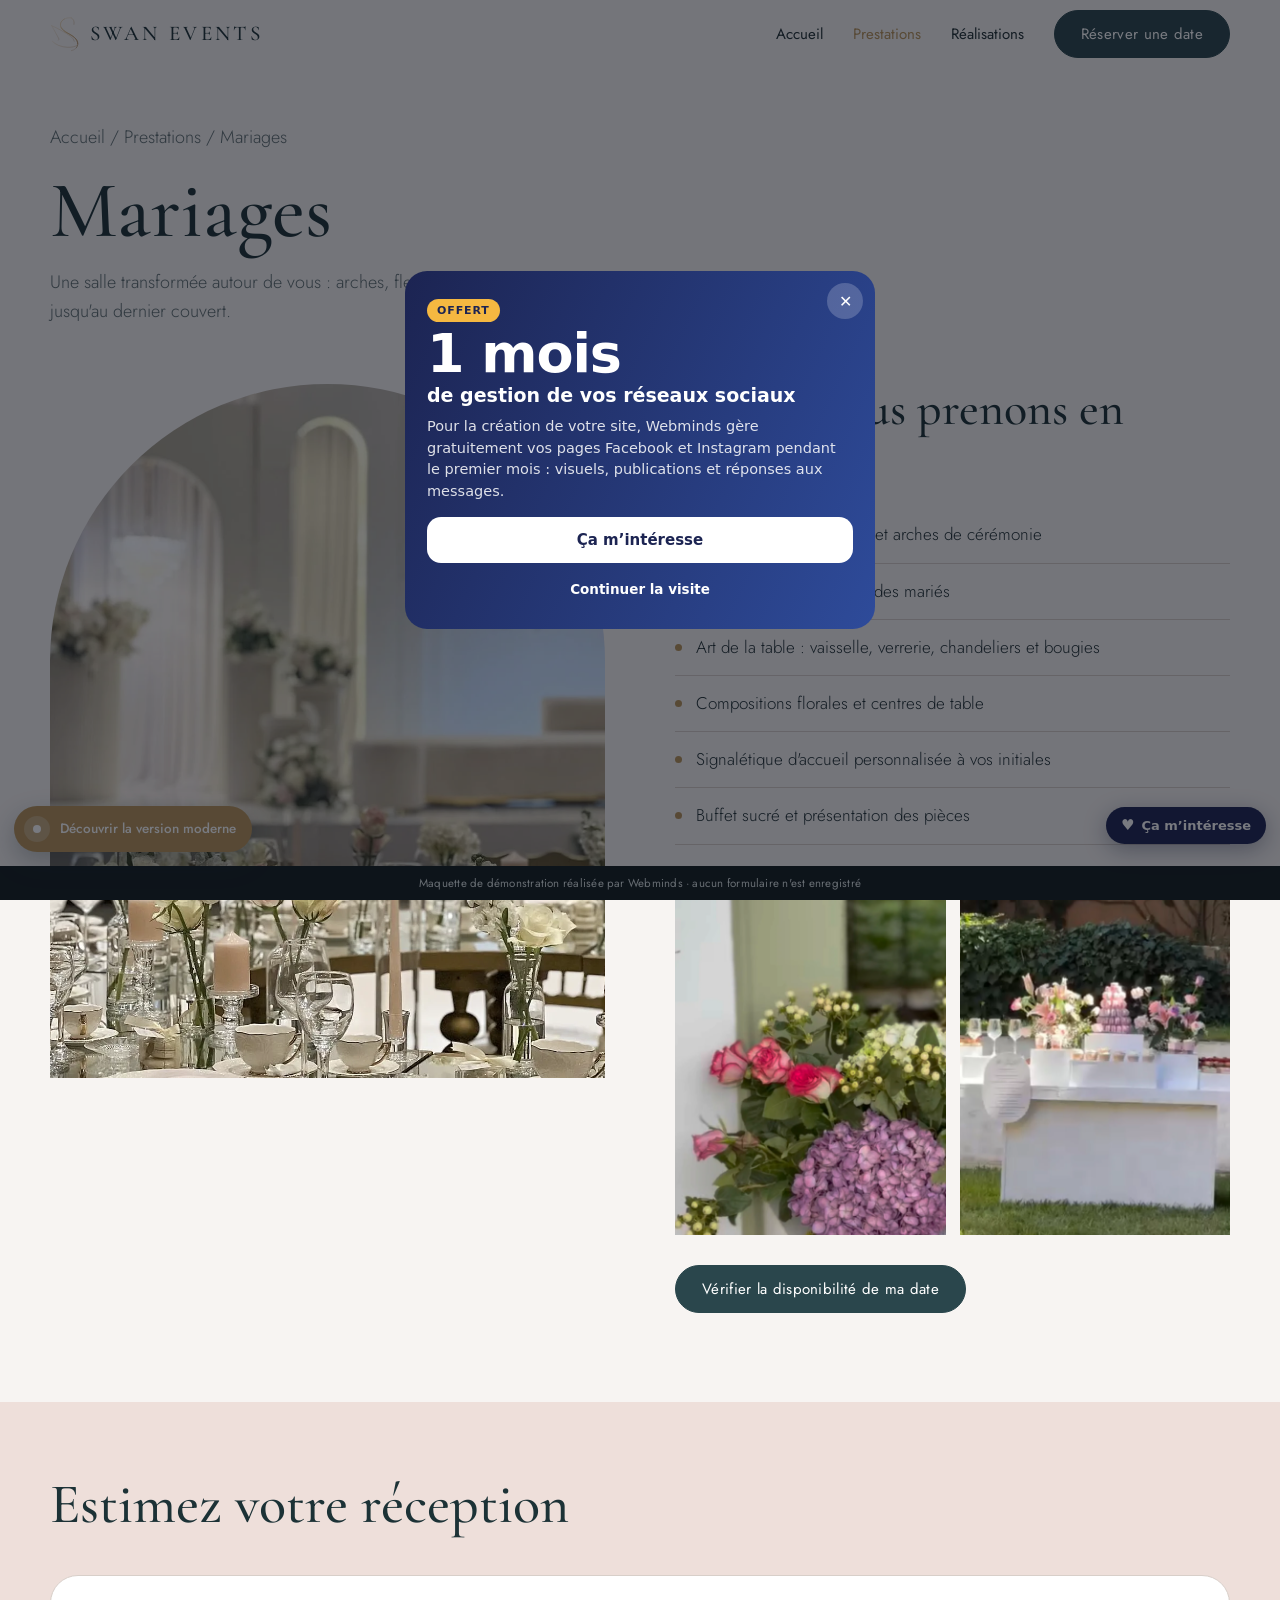
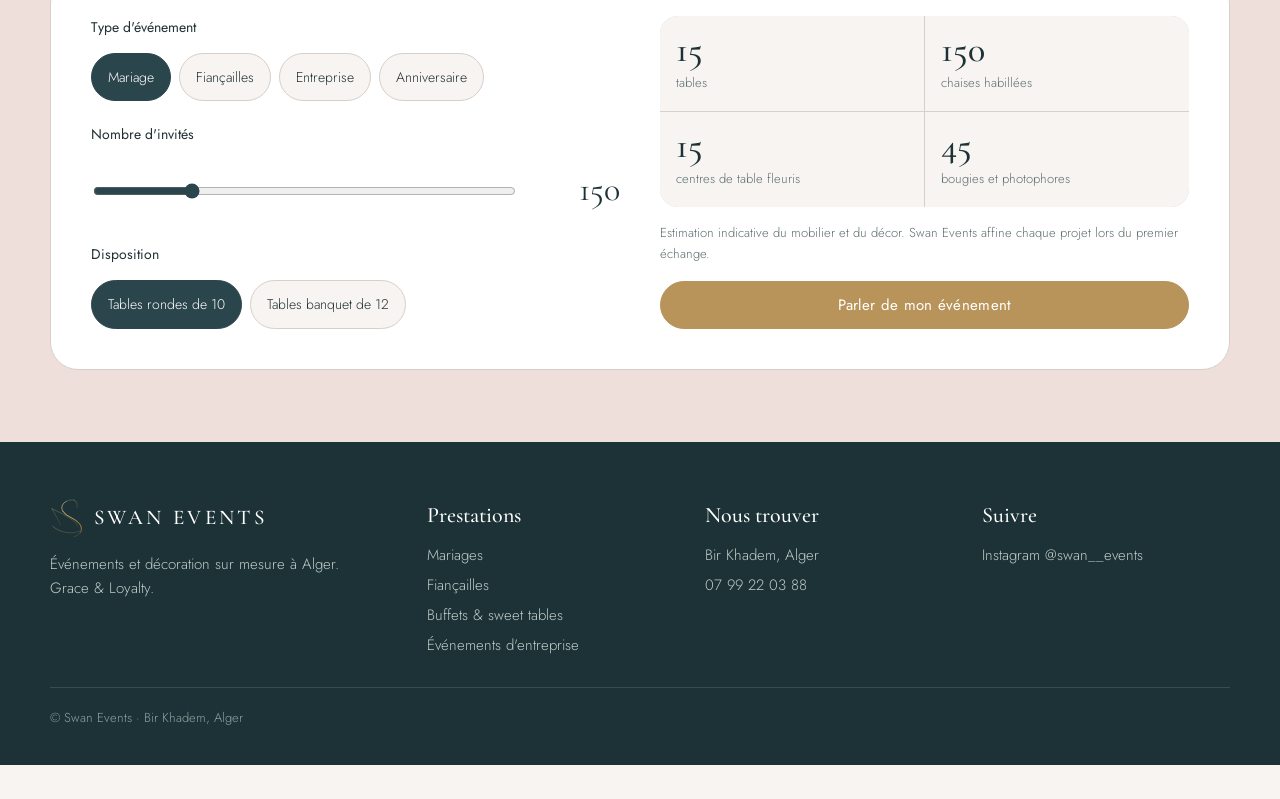
<file: mariage.html>
<!doctype html>
<html lang="fr"><head><meta charset="utf-8">
<meta name="viewport" content="width=device-width, initial-scale=1, viewport-fit=cover">
<meta name="robots" content="noindex, nofollow">
<title>Mariages · Swan Events</title><meta name="description" content="Décoration et organisation de mariages à Alger par Swan Events.">
<link rel="icon" href="img/swan-mark.svg" type="image/svg+xml">
<link rel="stylesheet" href="css/fonts.css"><link rel="stylesheet" href="css/style.css"><link rel="stylesheet" href="css/demo.css">
</head><body>
<header class="sw-head"><div class="sw-wrap">
<a class="sw-logo" href="index.html" aria-label="Swan Events, accueil"><img src="img/swan-mark.svg" alt=""><span>SWAN EVENTS</span></a>
<nav class="sw-nav" aria-label="Navigation principale"><a href="index.html">Accueil</a><a href="prestations.html" aria-current="page">Prestations</a><a href="realisations.html">Réalisations</a><a class="sw-btn" href="contact.html">Réserver une date</a></nav>
<button class="sw-burger" aria-label="Ouvrir le menu" aria-expanded="false"><i></i></button>
</div></header>
<div class="sw-drawer"><a href="index.html">Accueil</a><a href="prestations.html">Prestations</a><a href="realisations.html">Réalisations</a><a href="contact.html">Contact</a><a class="sw-drawer-tel" href="tel:+213799220388">07 99 22 03 88</a></div>
<main>
<section class="sw-phead"><div class="sw-wrap"><p class="sw-crumb"><a href="index.html">Accueil</a> / <a href="prestations.html">Prestations</a> / Mariages</p><h1>Mariages</h1><p>Une salle transformée autour de vous : arches, fleurs, lumière et tables dressées jusqu'au dernier couvert.</p></div></section>
<section class="sw-sec" style="padding-top:10px"><div class="sw-wrap sw-split">
<div><div class="sw-arch"><img src="img/mariage-table.webp" alt="Salle de mariage décorée par Swan Events"></div></div>
<div>
<h2 style="font-size:clamp(34px,6vw,48px)">Ce que nous prenons en charge</h2>
<ul class="sw-list">
<li>Scénographie de la salle et arches de cérémonie</li>
<li>Table d'honneur et salon des mariés</li>
<li>Art de la table : vaisselle, verrerie, chandeliers et bougies</li>
<li>Compositions florales et centres de table</li>
<li>Signalétique d'accueil personnalisée à vos initiales</li>
<li>Buffet sucré et présentation des pièces</li>
</ul>
<div class="sw-duo"><img src="img/compo-florale.webp" alt="Composition florale" loading="lazy"><img src="img/buffet-jardin.webp" alt="Sweet table en extérieur" loading="lazy"></div>
<p style="margin-top:30px"><a class="sw-btn" href="contact.html">Vérifier la disponibilité de ma date</a></p>
</div></div></section>
<section class="sw-sec sw-sec--blush"><div class="sw-wrap">
<div class="sw-sec-head"><h2>Estimez votre réception</h2></div><div class="sw-sim" data-sim>
<div style="display:grid;gap:22px">
<div class="sw-field"><span class="sw-legend">Type d'événement</span><div class="sw-chips" data-g="type"><button class="sw-chip" aria-pressed="true" data-v="mariage">Mariage</button><button class="sw-chip" aria-pressed="false" data-v="fiancailles">Fiançailles</button><button class="sw-chip" aria-pressed="false" data-v="entreprise">Entreprise</button><button class="sw-chip" aria-pressed="false" data-v="anniv">Anniversaire</button></div></div>
<div class="sw-field"><label for="g">Nombre d'invités</label><div class="sw-range"><input id="g" type="range" min="20" max="600" step="10" value="150"><output for="g">150</output></div></div>
<div class="sw-field"><span class="sw-legend">Disposition</span><div class="sw-chips" data-g="table"><button class="sw-chip" aria-pressed="true" data-v="10">Tables rondes de 10</button><button class="sw-chip" aria-pressed="false" data-v="12">Tables banquet de 12</button></div></div>
</div>
<div style="display:grid;gap:16px;align-content:start">
<div class="sw-res"><div><b data-r="tables">15</b><span>tables</span></div><div><b data-r="chairs">150</b><span>chaises habillées</span></div><div><b data-r="flowers">15</b><span>centres de table fleuris</span></div><div><b data-r="candles">45</b><span>bougies et photophores</span></div></div>
<p class="sw-sim-note">Estimation indicative du mobilier et du décor. Swan Events affine chaque projet lors du premier échange.</p>
<a class="sw-btn sw-btn--gold" href="contact.html">Parler de mon événement</a>
</div></div></div></section>
</main>
<footer class="sw-foot"><div class="sw-wrap">
<div class="sw-foot-brand"><a class="sw-logo" href="index.html"><img src="img/swan-mark.svg" alt="" style="width:34px"><span style="color:#fff">SWAN EVENTS</span></a><p style="margin-top:14px;max-width:22em">Événements et décoration sur mesure à Alger. Grace &amp; Loyalty.</p></div>
<div><h4>Prestations</h4><ul><li><a href="mariage.html">Mariages</a></li><li><a href="prestations.html#fiancailles">Fiançailles</a></li><li><a href="prestations.html#buffets">Buffets &amp; sweet tables</a></li><li><a href="prestations.html#entreprise">Événements d'entreprise</a></li></ul></div>
<div><h4>Nous trouver</h4><ul><li>Bir Khadem, Alger</li><li><a href="tel:+213799220388">07 99 22 03 88</a></li></ul></div>
<div><h4>Suivre</h4><ul><li><a href="https://www.instagram.com/swan__events/" target="_blank" rel="noopener">Instagram @swan__events</a></li></ul></div>
<div class="sw-foot-bot">© Swan Events · Bir Khadem, Alger</div>
</div></footer>
<a class="wm-switch" href="v2/index.html"><span class="wm-switch-dot"></span><span class="wm-switch-txt">Découvrir la version moderne</span></a>
<div class="wm-demo">Maquette de démonstration réalisée par Webminds · aucun formulaire n'est enregistré</div>
<script src="js/flora.js"></script><script src="js/main.js"></script><script src="js/demo.js"></script><script data-wml>(function(){if(window.__wmL)return;window.__wmL=1;
var C={"p": "Swan Events", "mail": null, "wa": "213797372452", "v": [["/", "Version corporate", "Claire et rassurante"], ["/v2/", "Version moderne", "Immersive et animée"]]};
function ready(f){document.readyState==='loading'?document.addEventListener('DOMContentLoaded',f):f()}
ready(function(){
var css='.wmL-b{position:fixed;right:14px;bottom:calc(56px + env(safe-area-inset-bottom));z-index:2147483000;border:0;border-radius:999px;background:#1C2452;color:#fff;font:700 13px/1 system-ui,-apple-system,Segoe UI,Roboto,sans-serif;padding:11px 15px;box-shadow:0 6px 22px rgba(20,30,60,.35);cursor:pointer;display:flex;align-items:center;gap:7px}'
+'@media(max-width:520px){.wmL-b{bottom:calc(112px + env(safe-area-inset-bottom));font-size:12.5px;padding:10px 13px}}'
+'.wmL-m{position:fixed;inset:0;z-index:2147483001;background:rgba(10,14,25,.55);display:none;align-items:flex-end;justify-content:center;font-family:system-ui,-apple-system,Segoe UI,Roboto,sans-serif}.wmL-m.on{display:flex}@media(min-width:700px){.wmL-m{align-items:center;padding:20px}}'
+'.wmL-x{box-sizing:border-box;position:relative;background:#fff;color:#1C2452;width:100%;max-width:470px;max-height:92vh;overflow:auto;border-radius:22px 22px 0 0;padding:24px 22px calc(22px + env(safe-area-inset-bottom));text-align:left}@media(min-width:700px){.wmL-x{border-radius:22px}}'
+'.wmL-x *{box-sizing:border-box}.wmL-c{position:absolute;top:12px;right:12px;width:36px;height:36px;border:0;border-radius:50%;background:#F0F2F1;font-size:16px;cursor:pointer;color:#1C2452}'
+'.wmL-x h3{font:800 26px/1.1 system-ui,-apple-system,sans-serif;margin:4px 40px 10px 0;color:inherit}.wmL-x p{margin:0 0 14px;line-height:1.5;font-size:14.5px;opacity:.85}'
+'.wmL-o{background:linear-gradient(115deg,#1C2452,#2E4B9A);color:#fff}.wmL-o .wmL-c{background:rgba(255,255,255,.2);color:#fff}.wmL-big{font:900 54px/.95 system-ui,-apple-system,sans-serif;letter-spacing:-.02em;margin:6px 0 2px}.wmL-big small{display:block;font-size:19px;font-weight:700;letter-spacing:0;margin-top:6px}'
+'.wmL-tag{display:inline-block;background:#F5B841;color:#1C2452;font:800 11px system-ui,sans-serif;letter-spacing:.08em;border-radius:999px;padding:5px 10px}'
+'.wmL-btn{display:flex;align-items:center;justify-content:center;width:100%;border:0;border-radius:14px;padding:14px;font:800 15px system-ui,-apple-system,sans-serif;cursor:pointer;margin-top:8px}.wmL-w{background:#fff;color:#1C2452}.wmL-g{background:#1FAF55;color:#fff}.wmL-n{background:#1C2452;color:#fff}.wmL-l{background:transparent;color:inherit;font-weight:600;font-size:13.5px;padding:10px}'
+'.wmL-s{font:700 11.5px system-ui,sans-serif;text-transform:uppercase;letter-spacing:.06em;opacity:.6;margin:12px 0 8px}.wmL-ch{display:grid;gap:8px}.wmL-ch label{display:flex;align-items:center;gap:10px;border:1.5px solid #E2E6E3;border-radius:12px;padding:11px 12px;cursor:pointer;font-size:14px;font-weight:600}.wmL-ch label small{display:block;font-weight:500;opacity:.65;font-size:12px}.wmL-ch input{width:18px;height:18px;flex:none;accent-color:#1FAF55}'
+'.wmL-f{display:grid;gap:8px;margin:12px 0 6px}.wmL-f input{border:1.5px solid #E2E6E3;border-radius:12px;padding:12px;font:500 16px system-ui,sans-serif;color:#1C2452;background:#fff;-webkit-user-select:text!important;user-select:text!important;width:100%}'
+'.wmL-ok{text-align:center}.wmL-ok i{display:grid;place-items:center;width:64px;height:64px;margin:6px auto 12px;border-radius:50%;background:#E8F7EE;color:#1FAF55;font-style:normal;font-size:30px}';
var st=document.createElement('style');st.textContent=css;document.head.appendChild(st);
function ss(k,v){try{if(v===undefined)return sessionStorage.getItem(k);sessionStorage.setItem(k,v)}catch(e){}}
var p=location.pathname,cur=0;C.v.forEach(function(v,i){if(v[0]!=='/'&&p.indexOf(v[0])===0)cur=i});
var off=document.createElement('div');off.className='wmL-m';off.innerHTML='<div class="wmL-x wmL-o" role="dialog" aria-modal="true"><button class="wmL-c" type="button" aria-label="Fermer">✕</button><span class="wmL-tag">OFFERT</span><div class="wmL-big">1 mois<small>de gestion de vos réseaux sociaux</small></div><p style="margin-top:12px">Pour la création de votre site, Webminds gère gratuitement vos pages Facebook et Instagram pendant le premier mois : visuels, publications et réponses aux messages.</p><button class="wmL-btn wmL-w" type="button" data-i>Ça m’intéresse</button><button class="wmL-btn wmL-l" type="button" data-c>Continuer la visite</button></div>';
var ch='';C.v.forEach(function(v,i){ch+='<label><input type="radio" name="wmLv" value="'+v[1]+'"'+(i===cur?' checked':'')+'><span>'+v[1]+(v[2]?'<small>'+v[2]+'</small>':'')+'</span></label>'});
var it=document.createElement('div');it.className='wmL-m';it.innerHTML='<div class="wmL-x" role="dialog" aria-modal="true"><button class="wmL-c" type="button" aria-label="Fermer">✕</button><div data-s1><h3>Cette maquette vous plaît ?</h3><p>Choisissez la version qui vous intéresse : Webminds vous recontacte pour vous la présenter.</p>'+(C.v.length>1?'<div class="wmL-s">La version préférée</div><div class="wmL-ch">'+ch+'</div>':'')+'<div class="wmL-s">En plus</div><div class="wmL-ch"><label><input type="checkbox" value="Gestion des réseaux sociaux (1 mois offert)"><span>Réseaux sociaux<small>1 mois de gestion offert avec le site</small></span></label></div><div class="wmL-f"><input name="n" placeholder="Votre nom" autocomplete="name"><input name="t" type="tel" inputmode="tel" placeholder="Votre téléphone (facultatif)" autocomplete="tel"></div><button class="wmL-btn wmL-g" type="button" data-w>Envoyer sur WhatsApp</button>'+(C.mail?'<button class="wmL-btn wmL-l" type="button" data-e>Envoyer par e-mail</button>':'')+'</div><div class="wmL-ok" data-s2 hidden><i>✓</i><h3 style="margin:0 0 8px">Merci !</h3><p>Votre choix a bien été transmis à Webminds. Nous vous recontactons très vite.</p><button class="wmL-btn wmL-n" type="button" data-c>Continuer la visite</button></div></div>';
document.body.appendChild(off);document.body.appendChild(it);
var b=document.createElement('button');b.type='button';b.className='wmL-b';b.innerHTML='<b style="font-size:15px">♥</b>Ça m’intéresse';document.body.appendChild(b);
function op(m){off.classList.remove('on');it.classList.remove('on');m.classList.add('on')}
[off,it].forEach(function(m){m.addEventListener('click',function(e){if(e.target===m||e.target.closest('.wmL-c')||e.target.closest('[data-c]'))m.classList.remove('on')})});
b.onclick=function(){op(it)};off.querySelector('[data-i]').onclick=function(){op(it)};
function msg(){var v=(it.querySelector('input[name=wmLv]:checked')||{}).value||C.v[cur][1],x=[].map.call(it.querySelectorAll('input[type=checkbox]:checked'),function(c){return c.value}),n=it.querySelector('[name=n]').value.trim(),t=it.querySelector('[name=t]').value.trim();
 return{v:v,x:x,n:n,t:t,txt:'Bonjour Webminds, la maquette '+C.p+' m’intéresse.\nVersion préférée : '+v+(x.length?'\nEn plus : '+x.join(', '):'')+(n?'\nNom : '+n:'')+(t?'\nTéléphone : '+t:'')+'\nLien : '+location.origin+C.v[cur][0]}}
function mail(m){if(!C.mail)return;try{fetch('https://formsubmit.co/ajax/'+C.mail,{method:'POST',keepalive:true,headers:{'Content-Type':'application/json','Accept':'application/json'},body:JSON.stringify({_subject:'Maquette '+C.p+' : intéressé ('+m.v+')',Prospect:C.p,Version:m.v,Options:m.x.join(', ')||'-',Nom:m.n||'-',Telephone:m.t||'-',Lien:location.origin+C.v[cur][0],_template:'table',_captcha:'false'})}).catch(function(){})}catch(e){}}
function done(){it.querySelector('[data-s1]').hidden=true;it.querySelector('[data-s2]').hidden=false;ss('wmL-sent','1')}
it.querySelector('[data-w]').onclick=function(){var m=msg();mail(m);done();location.href='https://wa.me/'+C.wa+'?text='+encodeURIComponent(m.txt)};
var e=it.querySelector('[data-e]');if(e)e.onclick=function(){mail(msg());done()};
var sh=ss('wmL-off');addEventListener('scroll',function(){var r=(scrollY+innerHeight)/document.documentElement.scrollHeight;
 if(!sh&&scrollY>500&&r>.3){sh=1;ss('wmL-off','1');op(off)}
 if(!ss('wmL-it')&&!ss('wmL-sent')&&sh&&r>.92&&!off.classList.contains('on')){ss('wmL-it','1');op(it)}},{passive:true});
});})();
</script></body></html>
</file>
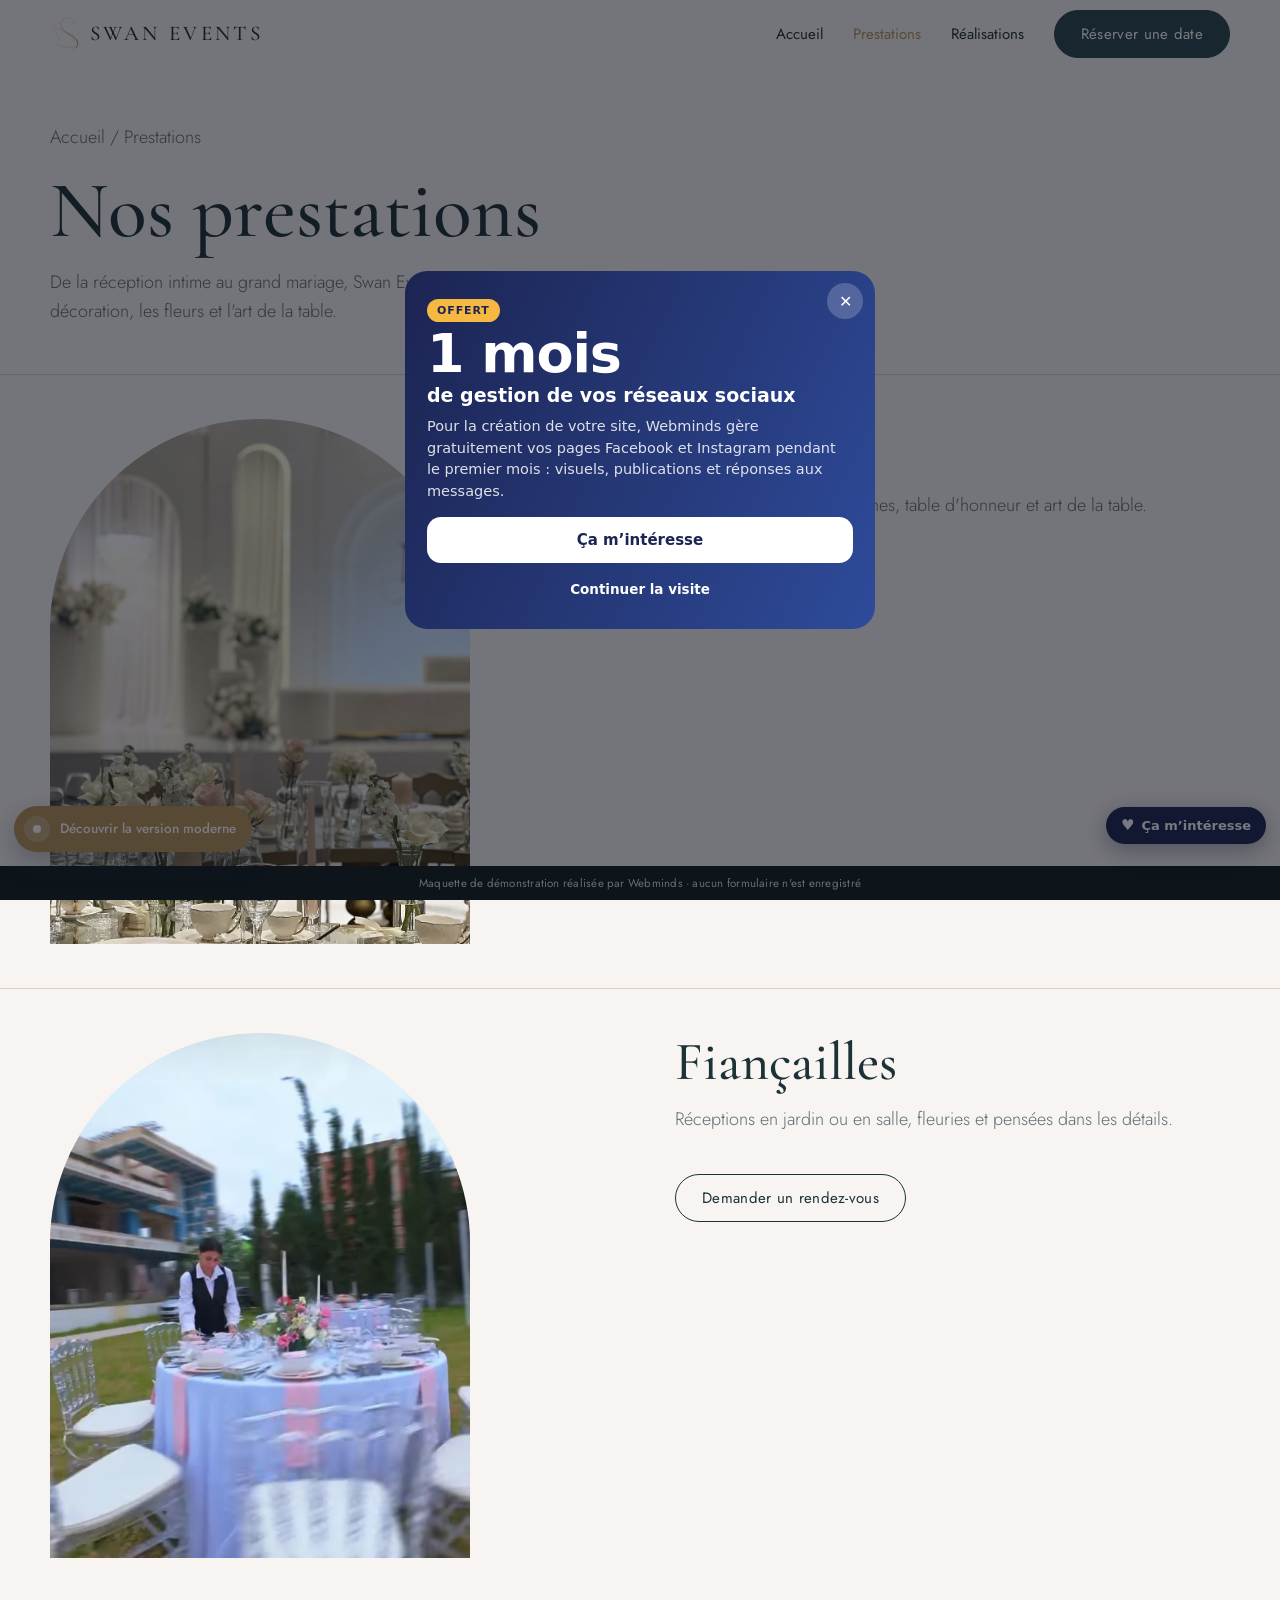
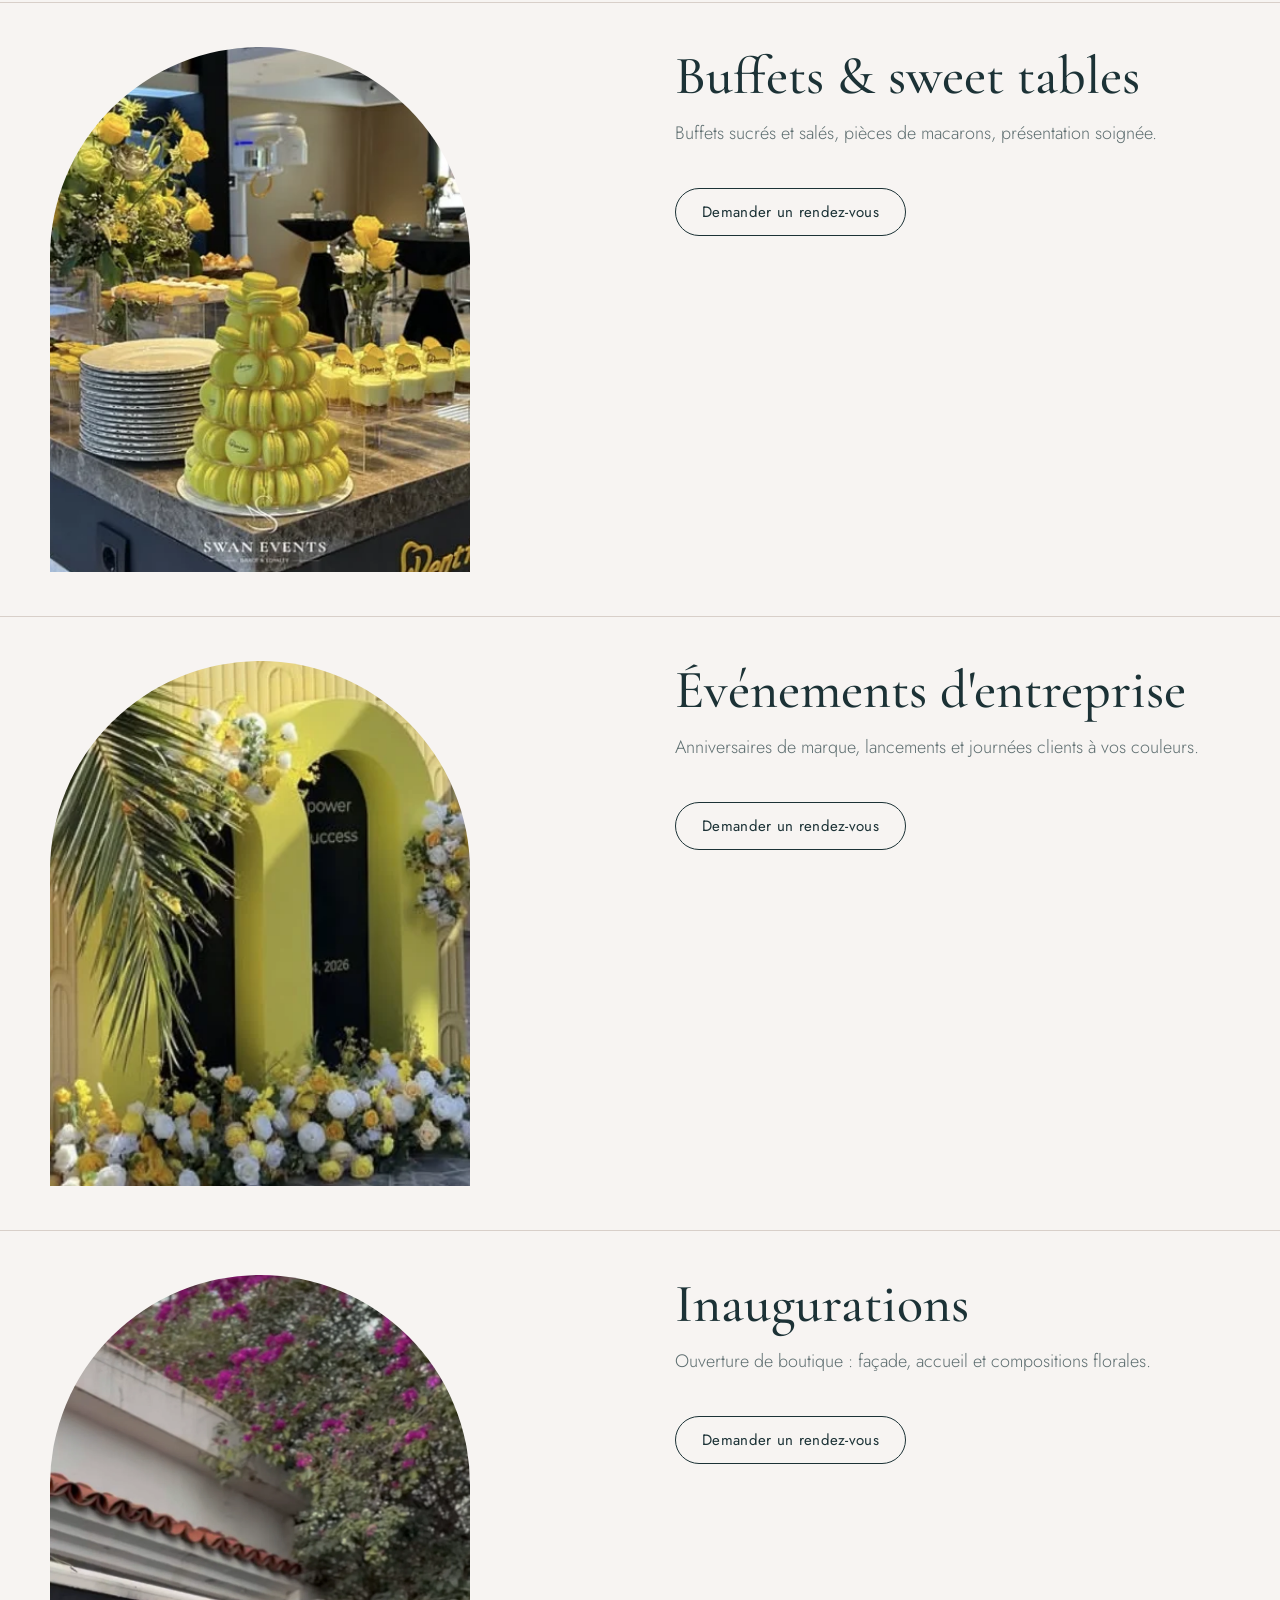
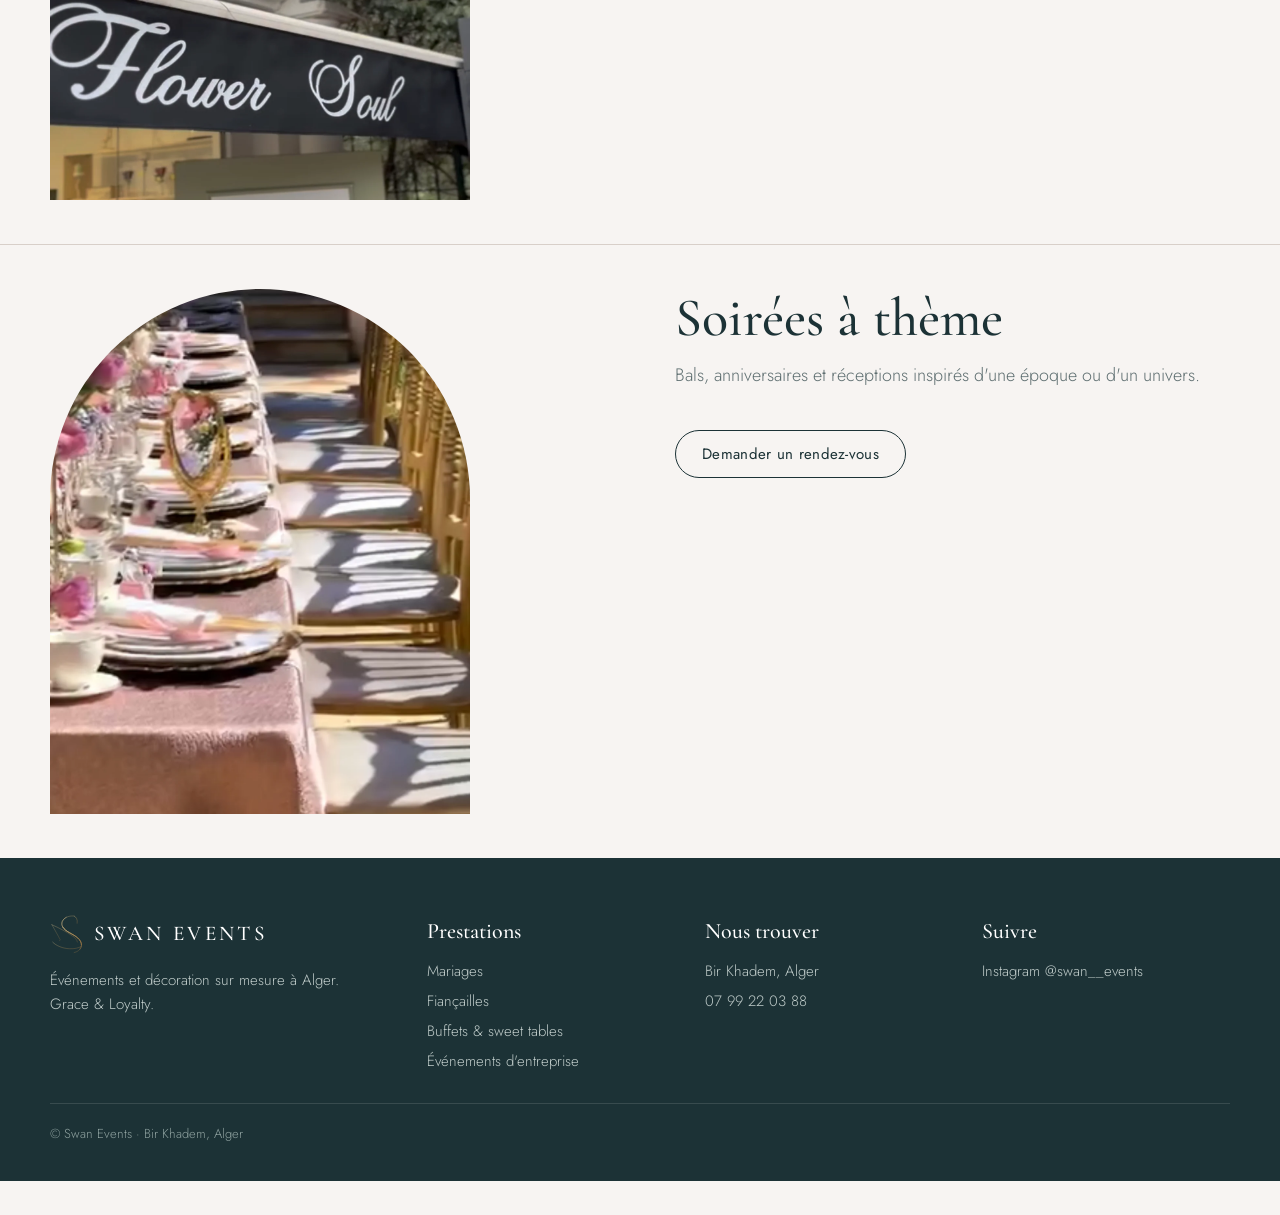
<file: prestations.html>
<!doctype html>
<html lang="fr"><head><meta charset="utf-8">
<meta name="viewport" content="width=device-width, initial-scale=1, viewport-fit=cover">
<meta name="robots" content="noindex, nofollow">
<title>Prestations · Swan Events</title><meta name="description" content="Mariages, fiançailles, buffets, événements d'entreprise, inaugurations et soirées à thème à Alger.">
<link rel="icon" href="img/swan-mark.svg" type="image/svg+xml">
<link rel="stylesheet" href="css/fonts.css"><link rel="stylesheet" href="css/style.css"><link rel="stylesheet" href="css/demo.css">
</head><body>
<header class="sw-head"><div class="sw-wrap">
<a class="sw-logo" href="index.html" aria-label="Swan Events, accueil"><img src="img/swan-mark.svg" alt=""><span>SWAN EVENTS</span></a>
<nav class="sw-nav" aria-label="Navigation principale"><a href="index.html">Accueil</a><a href="prestations.html" aria-current="page">Prestations</a><a href="realisations.html">Réalisations</a><a class="sw-btn" href="contact.html">Réserver une date</a></nav>
<button class="sw-burger" aria-label="Ouvrir le menu" aria-expanded="false"><i></i></button>
</div></header>
<div class="sw-drawer"><a href="index.html">Accueil</a><a href="prestations.html">Prestations</a><a href="realisations.html">Réalisations</a><a href="contact.html">Contact</a><a class="sw-drawer-tel" href="tel:+213799220388">07 99 22 03 88</a></div>
<main>
<section class="sw-phead"><div class="sw-wrap"><p class="sw-crumb"><a href="index.html">Accueil</a> / Prestations</p><h1>Nos prestations</h1><p>De la réception intime au grand mariage, Swan Events prend en charge la décoration, les fleurs et l'art de la table.</p></div></section>
<section class="sw-sec" id="mariages" style="padding:44px 0;border-top:1px solid var(--line)"><div class="sw-wrap sw-split">
<div class="sw-arch" style="max-width:420px"><img src="img/mariage-table.webp" alt="Mariages" loading="lazy"></div>
<div><h2 style="font-size:clamp(36px,7vw,54px)">Mariages</h2><p style="margin-top:14px;color:var(--muted);font-size:18px">Scénographie de salle, arches, table d'honneur et art de la table.</p><a class="sw-btn sw-btn--line" href="mariage.html">Voir la fiche mariage</a></div>
</div></section><section class="sw-sec" id="fiancailles" style="padding:44px 0;border-top:1px solid var(--line)"><div class="sw-wrap sw-split">
<div class="sw-arch" style="max-width:420px"><img src="img/fiancailles-jardin.webp" alt="Fiançailles" loading="lazy"></div>
<div><h2 style="font-size:clamp(36px,7vw,54px)">Fiançailles</h2><p style="margin-top:14px;color:var(--muted);font-size:18px">Réceptions en jardin ou en salle, fleuries et pensées dans les détails.</p><a class="sw-btn sw-btn--line" href="contact.html">Demander un rendez-vous</a></div>
</div></section><section class="sw-sec" id="buffets" style="padding:44px 0;border-top:1px solid var(--line)"><div class="sw-wrap sw-split">
<div class="sw-arch" style="max-width:420px"><img src="img/buffet-macarons.webp" alt="Buffets & sweet tables" loading="lazy"></div>
<div><h2 style="font-size:clamp(36px,7vw,54px)">Buffets &amp; sweet tables</h2><p style="margin-top:14px;color:var(--muted);font-size:18px">Buffets sucrés et salés, pièces de macarons, présentation soignée.</p><a class="sw-btn sw-btn--line" href="contact.html">Demander un rendez-vous</a></div>
</div></section><section class="sw-sec" id="entreprise" style="padding:44px 0;border-top:1px solid var(--line)"><div class="sw-wrap sw-split">
<div class="sw-arch" style="max-width:420px"><img src="img/corporate-dentina.webp" alt="Événements d'entreprise" loading="lazy"></div>
<div><h2 style="font-size:clamp(36px,7vw,54px)">Événements d'entreprise</h2><p style="margin-top:14px;color:var(--muted);font-size:18px">Anniversaires de marque, lancements et journées clients à vos couleurs.</p><a class="sw-btn sw-btn--line" href="contact.html">Demander un rendez-vous</a></div>
</div></section><section class="sw-sec" id="inaugurations" style="padding:44px 0;border-top:1px solid var(--line)"><div class="sw-wrap sw-split">
<div class="sw-arch" style="max-width:420px"><img src="img/inauguration-flowersoul.webp" alt="Inaugurations" loading="lazy"></div>
<div><h2 style="font-size:clamp(36px,7vw,54px)">Inaugurations</h2><p style="margin-top:14px;color:var(--muted);font-size:18px">Ouverture de boutique : façade, accueil et compositions florales.</p><a class="sw-btn sw-btn--line" href="contact.html">Demander un rendez-vous</a></div>
</div></section><section class="sw-sec" id="themes" style="padding:44px 0;border-top:1px solid var(--line)"><div class="sw-wrap sw-split">
<div class="sw-arch" style="max-width:420px"><img src="img/table-regence.webp" alt="Soirées à thème" loading="lazy"></div>
<div><h2 style="font-size:clamp(36px,7vw,54px)">Soirées à thème</h2><p style="margin-top:14px;color:var(--muted);font-size:18px">Bals, anniversaires et réceptions inspirés d'une époque ou d'un univers.</p><a class="sw-btn sw-btn--line" href="contact.html">Demander un rendez-vous</a></div>
</div></section>
</main>
<footer class="sw-foot"><div class="sw-wrap">
<div class="sw-foot-brand"><a class="sw-logo" href="index.html"><img src="img/swan-mark.svg" alt="" style="width:34px"><span style="color:#fff">SWAN EVENTS</span></a><p style="margin-top:14px;max-width:22em">Événements et décoration sur mesure à Alger. Grace &amp; Loyalty.</p></div>
<div><h4>Prestations</h4><ul><li><a href="mariage.html">Mariages</a></li><li><a href="prestations.html#fiancailles">Fiançailles</a></li><li><a href="prestations.html#buffets">Buffets &amp; sweet tables</a></li><li><a href="prestations.html#entreprise">Événements d'entreprise</a></li></ul></div>
<div><h4>Nous trouver</h4><ul><li>Bir Khadem, Alger</li><li><a href="tel:+213799220388">07 99 22 03 88</a></li></ul></div>
<div><h4>Suivre</h4><ul><li><a href="https://www.instagram.com/swan__events/" target="_blank" rel="noopener">Instagram @swan__events</a></li></ul></div>
<div class="sw-foot-bot">© Swan Events · Bir Khadem, Alger</div>
</div></footer>
<a class="wm-switch" href="v2/index.html"><span class="wm-switch-dot"></span><span class="wm-switch-txt">Découvrir la version moderne</span></a>
<div class="wm-demo">Maquette de démonstration réalisée par Webminds · aucun formulaire n'est enregistré</div>
<script src="js/flora.js"></script><script src="js/main.js"></script><script src="js/demo.js"></script><script data-wml>(function(){if(window.__wmL)return;window.__wmL=1;
var C={"p": "Swan Events", "mail": null, "wa": "213797372452", "v": [["/", "Version corporate", "Claire et rassurante"], ["/v2/", "Version moderne", "Immersive et animée"]]};
function ready(f){document.readyState==='loading'?document.addEventListener('DOMContentLoaded',f):f()}
ready(function(){
var css='.wmL-b{position:fixed;right:14px;bottom:calc(56px + env(safe-area-inset-bottom));z-index:2147483000;border:0;border-radius:999px;background:#1C2452;color:#fff;font:700 13px/1 system-ui,-apple-system,Segoe UI,Roboto,sans-serif;padding:11px 15px;box-shadow:0 6px 22px rgba(20,30,60,.35);cursor:pointer;display:flex;align-items:center;gap:7px}'
+'@media(max-width:520px){.wmL-b{bottom:calc(112px + env(safe-area-inset-bottom));font-size:12.5px;padding:10px 13px}}'
+'.wmL-m{position:fixed;inset:0;z-index:2147483001;background:rgba(10,14,25,.55);display:none;align-items:flex-end;justify-content:center;font-family:system-ui,-apple-system,Segoe UI,Roboto,sans-serif}.wmL-m.on{display:flex}@media(min-width:700px){.wmL-m{align-items:center;padding:20px}}'
+'.wmL-x{box-sizing:border-box;position:relative;background:#fff;color:#1C2452;width:100%;max-width:470px;max-height:92vh;overflow:auto;border-radius:22px 22px 0 0;padding:24px 22px calc(22px + env(safe-area-inset-bottom));text-align:left}@media(min-width:700px){.wmL-x{border-radius:22px}}'
+'.wmL-x *{box-sizing:border-box}.wmL-c{position:absolute;top:12px;right:12px;width:36px;height:36px;border:0;border-radius:50%;background:#F0F2F1;font-size:16px;cursor:pointer;color:#1C2452}'
+'.wmL-x h3{font:800 26px/1.1 system-ui,-apple-system,sans-serif;margin:4px 40px 10px 0;color:inherit}.wmL-x p{margin:0 0 14px;line-height:1.5;font-size:14.5px;opacity:.85}'
+'.wmL-o{background:linear-gradient(115deg,#1C2452,#2E4B9A);color:#fff}.wmL-o .wmL-c{background:rgba(255,255,255,.2);color:#fff}.wmL-big{font:900 54px/.95 system-ui,-apple-system,sans-serif;letter-spacing:-.02em;margin:6px 0 2px}.wmL-big small{display:block;font-size:19px;font-weight:700;letter-spacing:0;margin-top:6px}'
+'.wmL-tag{display:inline-block;background:#F5B841;color:#1C2452;font:800 11px system-ui,sans-serif;letter-spacing:.08em;border-radius:999px;padding:5px 10px}'
+'.wmL-btn{display:flex;align-items:center;justify-content:center;width:100%;border:0;border-radius:14px;padding:14px;font:800 15px system-ui,-apple-system,sans-serif;cursor:pointer;margin-top:8px}.wmL-w{background:#fff;color:#1C2452}.wmL-g{background:#1FAF55;color:#fff}.wmL-n{background:#1C2452;color:#fff}.wmL-l{background:transparent;color:inherit;font-weight:600;font-size:13.5px;padding:10px}'
+'.wmL-s{font:700 11.5px system-ui,sans-serif;text-transform:uppercase;letter-spacing:.06em;opacity:.6;margin:12px 0 8px}.wmL-ch{display:grid;gap:8px}.wmL-ch label{display:flex;align-items:center;gap:10px;border:1.5px solid #E2E6E3;border-radius:12px;padding:11px 12px;cursor:pointer;font-size:14px;font-weight:600}.wmL-ch label small{display:block;font-weight:500;opacity:.65;font-size:12px}.wmL-ch input{width:18px;height:18px;flex:none;accent-color:#1FAF55}'
+'.wmL-f{display:grid;gap:8px;margin:12px 0 6px}.wmL-f input{border:1.5px solid #E2E6E3;border-radius:12px;padding:12px;font:500 16px system-ui,sans-serif;color:#1C2452;background:#fff;-webkit-user-select:text!important;user-select:text!important;width:100%}'
+'.wmL-ok{text-align:center}.wmL-ok i{display:grid;place-items:center;width:64px;height:64px;margin:6px auto 12px;border-radius:50%;background:#E8F7EE;color:#1FAF55;font-style:normal;font-size:30px}';
var st=document.createElement('style');st.textContent=css;document.head.appendChild(st);
function ss(k,v){try{if(v===undefined)return sessionStorage.getItem(k);sessionStorage.setItem(k,v)}catch(e){}}
var p=location.pathname,cur=0;C.v.forEach(function(v,i){if(v[0]!=='/'&&p.indexOf(v[0])===0)cur=i});
var off=document.createElement('div');off.className='wmL-m';off.innerHTML='<div class="wmL-x wmL-o" role="dialog" aria-modal="true"><button class="wmL-c" type="button" aria-label="Fermer">✕</button><span class="wmL-tag">OFFERT</span><div class="wmL-big">1 mois<small>de gestion de vos réseaux sociaux</small></div><p style="margin-top:12px">Pour la création de votre site, Webminds gère gratuitement vos pages Facebook et Instagram pendant le premier mois : visuels, publications et réponses aux messages.</p><button class="wmL-btn wmL-w" type="button" data-i>Ça m’intéresse</button><button class="wmL-btn wmL-l" type="button" data-c>Continuer la visite</button></div>';
var ch='';C.v.forEach(function(v,i){ch+='<label><input type="radio" name="wmLv" value="'+v[1]+'"'+(i===cur?' checked':'')+'><span>'+v[1]+(v[2]?'<small>'+v[2]+'</small>':'')+'</span></label>'});
var it=document.createElement('div');it.className='wmL-m';it.innerHTML='<div class="wmL-x" role="dialog" aria-modal="true"><button class="wmL-c" type="button" aria-label="Fermer">✕</button><div data-s1><h3>Cette maquette vous plaît ?</h3><p>Choisissez la version qui vous intéresse : Webminds vous recontacte pour vous la présenter.</p>'+(C.v.length>1?'<div class="wmL-s">La version préférée</div><div class="wmL-ch">'+ch+'</div>':'')+'<div class="wmL-s">En plus</div><div class="wmL-ch"><label><input type="checkbox" value="Gestion des réseaux sociaux (1 mois offert)"><span>Réseaux sociaux<small>1 mois de gestion offert avec le site</small></span></label></div><div class="wmL-f"><input name="n" placeholder="Votre nom" autocomplete="name"><input name="t" type="tel" inputmode="tel" placeholder="Votre téléphone (facultatif)" autocomplete="tel"></div><button class="wmL-btn wmL-g" type="button" data-w>Envoyer sur WhatsApp</button>'+(C.mail?'<button class="wmL-btn wmL-l" type="button" data-e>Envoyer par e-mail</button>':'')+'</div><div class="wmL-ok" data-s2 hidden><i>✓</i><h3 style="margin:0 0 8px">Merci !</h3><p>Votre choix a bien été transmis à Webminds. Nous vous recontactons très vite.</p><button class="wmL-btn wmL-n" type="button" data-c>Continuer la visite</button></div></div>';
document.body.appendChild(off);document.body.appendChild(it);
var b=document.createElement('button');b.type='button';b.className='wmL-b';b.innerHTML='<b style="font-size:15px">♥</b>Ça m’intéresse';document.body.appendChild(b);
function op(m){off.classList.remove('on');it.classList.remove('on');m.classList.add('on')}
[off,it].forEach(function(m){m.addEventListener('click',function(e){if(e.target===m||e.target.closest('.wmL-c')||e.target.closest('[data-c]'))m.classList.remove('on')})});
b.onclick=function(){op(it)};off.querySelector('[data-i]').onclick=function(){op(it)};
function msg(){var v=(it.querySelector('input[name=wmLv]:checked')||{}).value||C.v[cur][1],x=[].map.call(it.querySelectorAll('input[type=checkbox]:checked'),function(c){return c.value}),n=it.querySelector('[name=n]').value.trim(),t=it.querySelector('[name=t]').value.trim();
 return{v:v,x:x,n:n,t:t,txt:'Bonjour Webminds, la maquette '+C.p+' m’intéresse.\nVersion préférée : '+v+(x.length?'\nEn plus : '+x.join(', '):'')+(n?'\nNom : '+n:'')+(t?'\nTéléphone : '+t:'')+'\nLien : '+location.origin+C.v[cur][0]}}
function mail(m){if(!C.mail)return;try{fetch('https://formsubmit.co/ajax/'+C.mail,{method:'POST',keepalive:true,headers:{'Content-Type':'application/json','Accept':'application/json'},body:JSON.stringify({_subject:'Maquette '+C.p+' : intéressé ('+m.v+')',Prospect:C.p,Version:m.v,Options:m.x.join(', ')||'-',Nom:m.n||'-',Telephone:m.t||'-',Lien:location.origin+C.v[cur][0],_template:'table',_captcha:'false'})}).catch(function(){})}catch(e){}}
function done(){it.querySelector('[data-s1]').hidden=true;it.querySelector('[data-s2]').hidden=false;ss('wmL-sent','1')}
it.querySelector('[data-w]').onclick=function(){var m=msg();mail(m);done();location.href='https://wa.me/'+C.wa+'?text='+encodeURIComponent(m.txt)};
var e=it.querySelector('[data-e]');if(e)e.onclick=function(){mail(msg());done()};
var sh=ss('wmL-off');addEventListener('scroll',function(){var r=(scrollY+innerHeight)/document.documentElement.scrollHeight;
 if(!sh&&scrollY>500&&r>.3){sh=1;ss('wmL-off','1');op(off)}
 if(!ss('wmL-it')&&!ss('wmL-sent')&&sh&&r>.92&&!off.classList.contains('on')){ss('wmL-it','1');op(it)}},{passive:true});
});})();
</script></body></html>
</file>
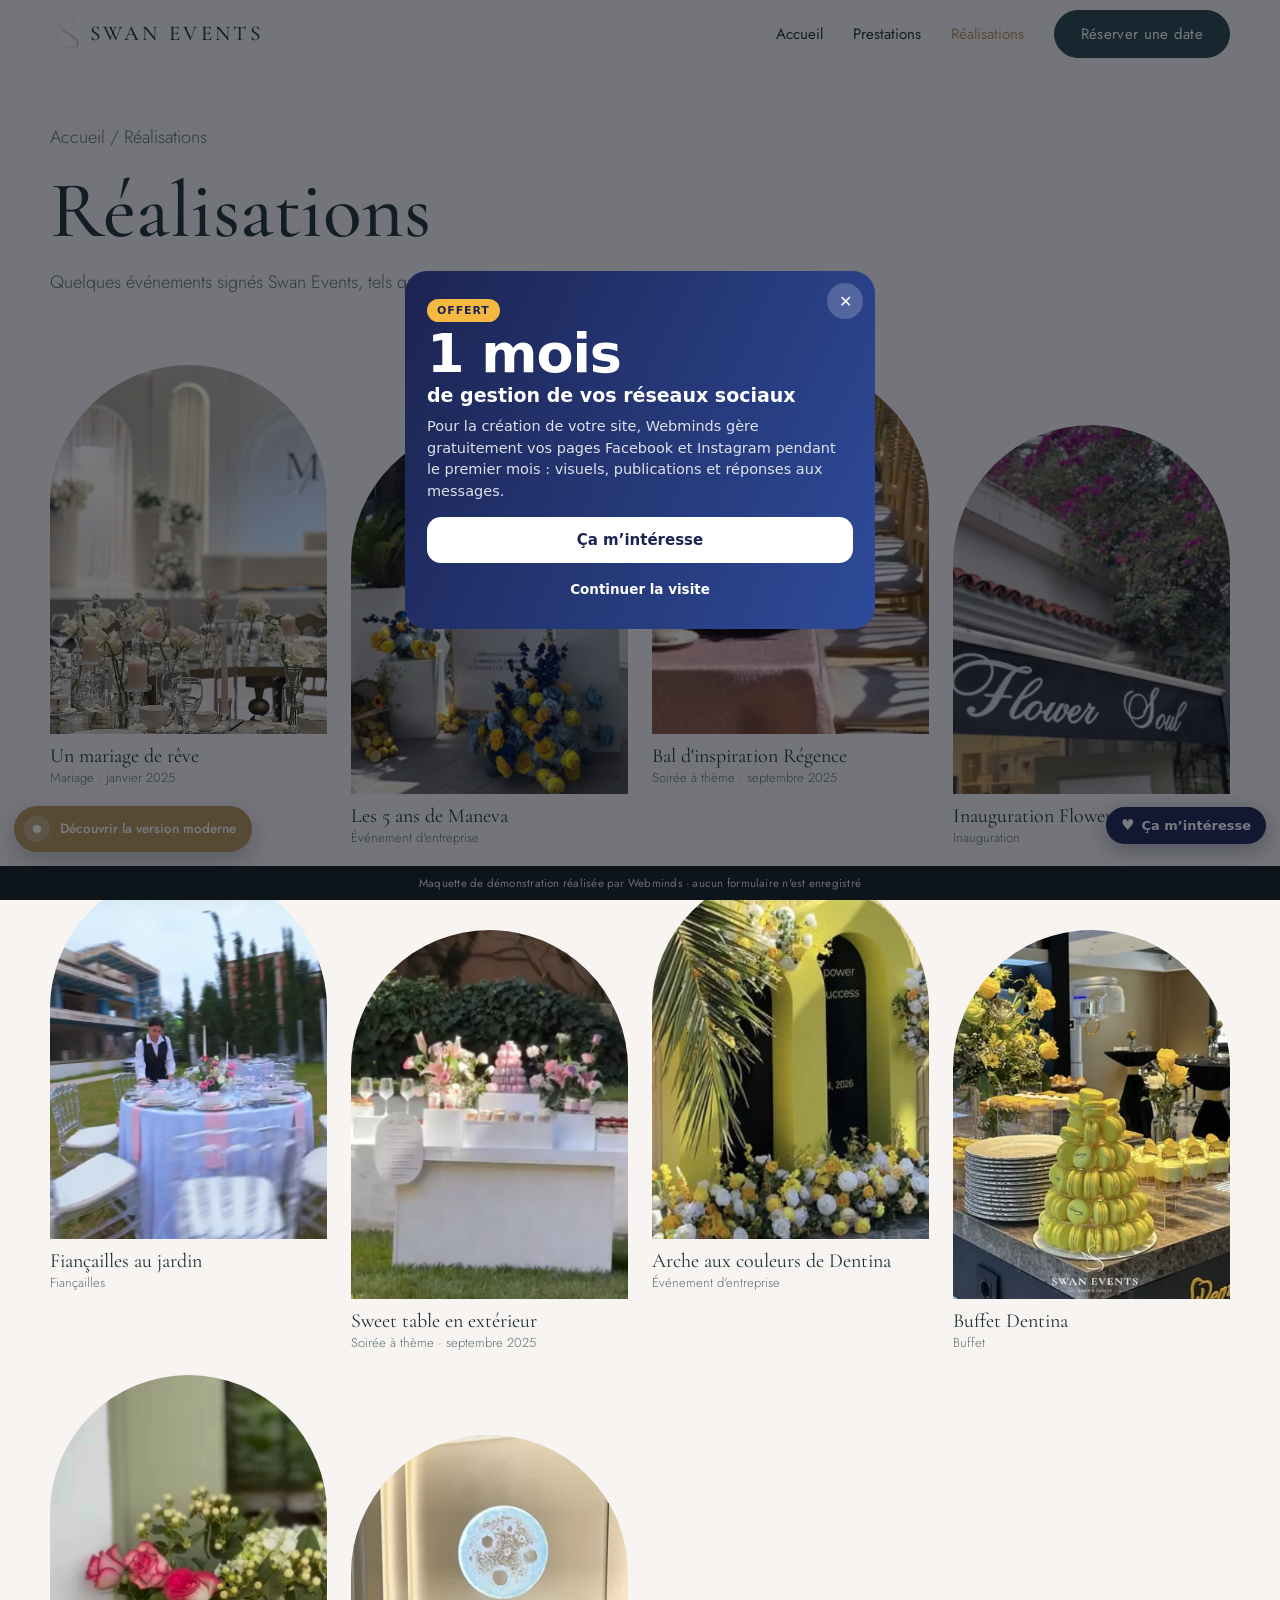
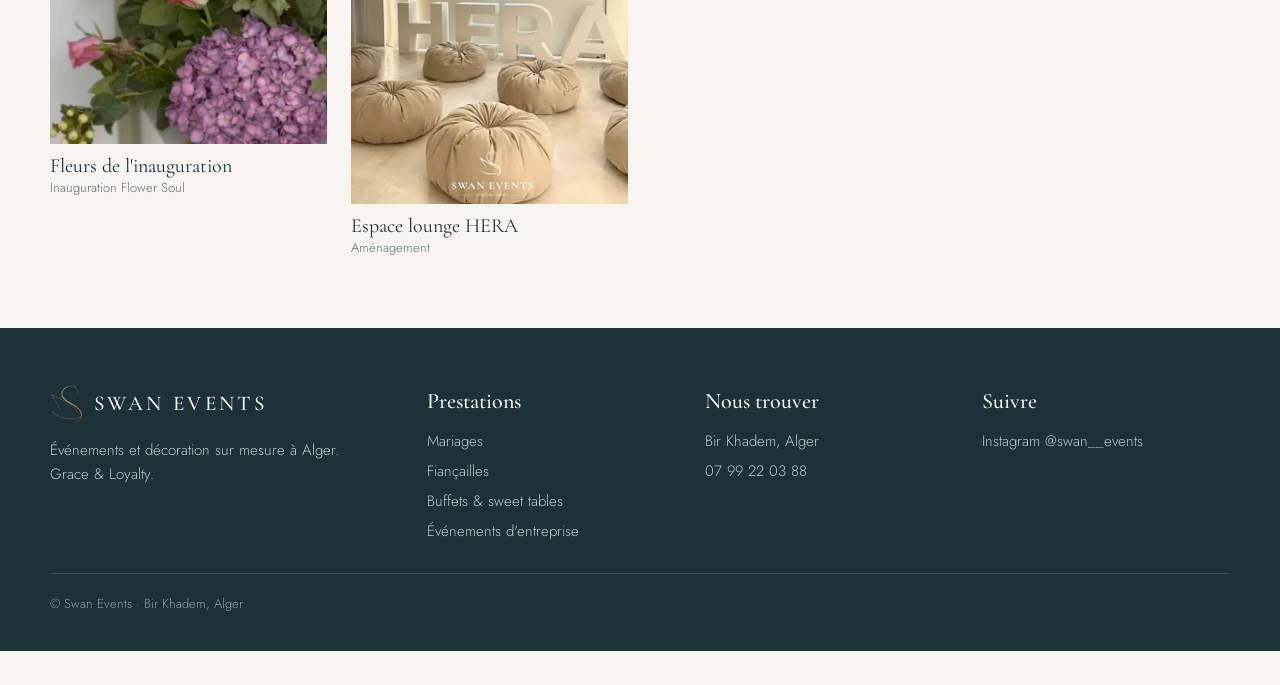
<file: realisations.html>
<!doctype html>
<html lang="fr"><head><meta charset="utf-8">
<meta name="viewport" content="width=device-width, initial-scale=1, viewport-fit=cover">
<meta name="robots" content="noindex, nofollow">
<title>Réalisations · Swan Events</title><meta name="description" content="Mariages, fiançailles, inaugurations et événements d'entreprise réalisés par Swan Events.">
<link rel="icon" href="img/swan-mark.svg" type="image/svg+xml">
<link rel="stylesheet" href="css/fonts.css"><link rel="stylesheet" href="css/style.css"><link rel="stylesheet" href="css/demo.css">
</head><body>
<header class="sw-head"><div class="sw-wrap">
<a class="sw-logo" href="index.html" aria-label="Swan Events, accueil"><img src="img/swan-mark.svg" alt=""><span>SWAN EVENTS</span></a>
<nav class="sw-nav" aria-label="Navigation principale"><a href="index.html">Accueil</a><a href="prestations.html">Prestations</a><a href="realisations.html" aria-current="page">Réalisations</a><a class="sw-btn" href="contact.html">Réserver une date</a></nav>
<button class="sw-burger" aria-label="Ouvrir le menu" aria-expanded="false"><i></i></button>
</div></header>
<div class="sw-drawer"><a href="index.html">Accueil</a><a href="prestations.html">Prestations</a><a href="realisations.html">Réalisations</a><a href="contact.html">Contact</a><a class="sw-drawer-tel" href="tel:+213799220388">07 99 22 03 88</a></div>
<main>
<section class="sw-phead"><div class="sw-wrap"><p class="sw-crumb"><a href="index.html">Accueil</a> / Réalisations</p><h1>Réalisations</h1><p>Quelques événements signés Swan Events, tels que publiés sur Instagram.</p></div></section>
<section class="sw-sec" style="padding-top:20px"><div class="sw-wrap"><div class="sw-gal"><figure><div class="sw-ph"><img src="img/mariage-table.webp" alt="Un mariage de rêve" loading="lazy"></div><figcaption>Un mariage de rêve<small>Mariage · janvier 2025</small></figcaption></figure><figure><div class="sw-ph"><img src="img/anniversaire-maneva.webp" alt="Les 5 ans de Maneva" loading="lazy"></div><figcaption>Les 5 ans de Maneva<small>Événement d'entreprise</small></figcaption></figure><figure><div class="sw-ph"><img src="img/table-regence.webp" alt="Bal d'inspiration Régence" loading="lazy"></div><figcaption>Bal d'inspiration Régence<small>Soirée à thème · septembre 2025</small></figcaption></figure><figure><div class="sw-ph"><img src="img/inauguration-flowersoul.webp" alt="Inauguration Flower Soul" loading="lazy"></div><figcaption>Inauguration Flower Soul<small>Inauguration</small></figcaption></figure><figure><div class="sw-ph"><img src="img/fiancailles-jardin.webp" alt="Fiançailles au jardin" loading="lazy"></div><figcaption>Fiançailles au jardin<small>Fiançailles</small></figcaption></figure><figure><div class="sw-ph"><img src="img/buffet-jardin.webp" alt="Sweet table en extérieur" loading="lazy"></div><figcaption>Sweet table en extérieur<small>Soirée à thème · septembre 2025</small></figcaption></figure><figure><div class="sw-ph"><img src="img/corporate-dentina.webp" alt="Arche aux couleurs de Dentina" loading="lazy"></div><figcaption>Arche aux couleurs de Dentina<small>Événement d'entreprise</small></figcaption></figure><figure><div class="sw-ph"><img src="img/buffet-macarons.webp" alt="Buffet Dentina" loading="lazy"></div><figcaption>Buffet Dentina<small>Buffet</small></figcaption></figure><figure><div class="sw-ph"><img src="img/compo-florale.webp" alt="Fleurs de l'inauguration" loading="lazy"></div><figcaption>Fleurs de l'inauguration<small>Inauguration Flower Soul</small></figcaption></figure><figure><div class="sw-ph"><img src="img/lounge-hera.webp" alt="Espace lounge HERA" loading="lazy"></div><figcaption>Espace lounge HERA<small>Aménagement</small></figcaption></figure></div></div></section>
</main>
<footer class="sw-foot"><div class="sw-wrap">
<div class="sw-foot-brand"><a class="sw-logo" href="index.html"><img src="img/swan-mark.svg" alt="" style="width:34px"><span style="color:#fff">SWAN EVENTS</span></a><p style="margin-top:14px;max-width:22em">Événements et décoration sur mesure à Alger. Grace &amp; Loyalty.</p></div>
<div><h4>Prestations</h4><ul><li><a href="mariage.html">Mariages</a></li><li><a href="prestations.html#fiancailles">Fiançailles</a></li><li><a href="prestations.html#buffets">Buffets &amp; sweet tables</a></li><li><a href="prestations.html#entreprise">Événements d'entreprise</a></li></ul></div>
<div><h4>Nous trouver</h4><ul><li>Bir Khadem, Alger</li><li><a href="tel:+213799220388">07 99 22 03 88</a></li></ul></div>
<div><h4>Suivre</h4><ul><li><a href="https://www.instagram.com/swan__events/" target="_blank" rel="noopener">Instagram @swan__events</a></li></ul></div>
<div class="sw-foot-bot">© Swan Events · Bir Khadem, Alger</div>
</div></footer>
<a class="wm-switch" href="v2/index.html"><span class="wm-switch-dot"></span><span class="wm-switch-txt">Découvrir la version moderne</span></a>
<div class="wm-demo">Maquette de démonstration réalisée par Webminds · aucun formulaire n'est enregistré</div>
<script src="js/flora.js"></script><script src="js/main.js"></script><script src="js/demo.js"></script><script data-wml>(function(){if(window.__wmL)return;window.__wmL=1;
var C={"p": "Swan Events", "mail": null, "wa": "213797372452", "v": [["/", "Version corporate", "Claire et rassurante"], ["/v2/", "Version moderne", "Immersive et animée"]]};
function ready(f){document.readyState==='loading'?document.addEventListener('DOMContentLoaded',f):f()}
ready(function(){
var css='.wmL-b{position:fixed;right:14px;bottom:calc(56px + env(safe-area-inset-bottom));z-index:2147483000;border:0;border-radius:999px;background:#1C2452;color:#fff;font:700 13px/1 system-ui,-apple-system,Segoe UI,Roboto,sans-serif;padding:11px 15px;box-shadow:0 6px 22px rgba(20,30,60,.35);cursor:pointer;display:flex;align-items:center;gap:7px}'
+'@media(max-width:520px){.wmL-b{bottom:calc(112px + env(safe-area-inset-bottom));font-size:12.5px;padding:10px 13px}}'
+'.wmL-m{position:fixed;inset:0;z-index:2147483001;background:rgba(10,14,25,.55);display:none;align-items:flex-end;justify-content:center;font-family:system-ui,-apple-system,Segoe UI,Roboto,sans-serif}.wmL-m.on{display:flex}@media(min-width:700px){.wmL-m{align-items:center;padding:20px}}'
+'.wmL-x{box-sizing:border-box;position:relative;background:#fff;color:#1C2452;width:100%;max-width:470px;max-height:92vh;overflow:auto;border-radius:22px 22px 0 0;padding:24px 22px calc(22px + env(safe-area-inset-bottom));text-align:left}@media(min-width:700px){.wmL-x{border-radius:22px}}'
+'.wmL-x *{box-sizing:border-box}.wmL-c{position:absolute;top:12px;right:12px;width:36px;height:36px;border:0;border-radius:50%;background:#F0F2F1;font-size:16px;cursor:pointer;color:#1C2452}'
+'.wmL-x h3{font:800 26px/1.1 system-ui,-apple-system,sans-serif;margin:4px 40px 10px 0;color:inherit}.wmL-x p{margin:0 0 14px;line-height:1.5;font-size:14.5px;opacity:.85}'
+'.wmL-o{background:linear-gradient(115deg,#1C2452,#2E4B9A);color:#fff}.wmL-o .wmL-c{background:rgba(255,255,255,.2);color:#fff}.wmL-big{font:900 54px/.95 system-ui,-apple-system,sans-serif;letter-spacing:-.02em;margin:6px 0 2px}.wmL-big small{display:block;font-size:19px;font-weight:700;letter-spacing:0;margin-top:6px}'
+'.wmL-tag{display:inline-block;background:#F5B841;color:#1C2452;font:800 11px system-ui,sans-serif;letter-spacing:.08em;border-radius:999px;padding:5px 10px}'
+'.wmL-btn{display:flex;align-items:center;justify-content:center;width:100%;border:0;border-radius:14px;padding:14px;font:800 15px system-ui,-apple-system,sans-serif;cursor:pointer;margin-top:8px}.wmL-w{background:#fff;color:#1C2452}.wmL-g{background:#1FAF55;color:#fff}.wmL-n{background:#1C2452;color:#fff}.wmL-l{background:transparent;color:inherit;font-weight:600;font-size:13.5px;padding:10px}'
+'.wmL-s{font:700 11.5px system-ui,sans-serif;text-transform:uppercase;letter-spacing:.06em;opacity:.6;margin:12px 0 8px}.wmL-ch{display:grid;gap:8px}.wmL-ch label{display:flex;align-items:center;gap:10px;border:1.5px solid #E2E6E3;border-radius:12px;padding:11px 12px;cursor:pointer;font-size:14px;font-weight:600}.wmL-ch label small{display:block;font-weight:500;opacity:.65;font-size:12px}.wmL-ch input{width:18px;height:18px;flex:none;accent-color:#1FAF55}'
+'.wmL-f{display:grid;gap:8px;margin:12px 0 6px}.wmL-f input{border:1.5px solid #E2E6E3;border-radius:12px;padding:12px;font:500 16px system-ui,sans-serif;color:#1C2452;background:#fff;-webkit-user-select:text!important;user-select:text!important;width:100%}'
+'.wmL-ok{text-align:center}.wmL-ok i{display:grid;place-items:center;width:64px;height:64px;margin:6px auto 12px;border-radius:50%;background:#E8F7EE;color:#1FAF55;font-style:normal;font-size:30px}';
var st=document.createElement('style');st.textContent=css;document.head.appendChild(st);
function ss(k,v){try{if(v===undefined)return sessionStorage.getItem(k);sessionStorage.setItem(k,v)}catch(e){}}
var p=location.pathname,cur=0;C.v.forEach(function(v,i){if(v[0]!=='/'&&p.indexOf(v[0])===0)cur=i});
var off=document.createElement('div');off.className='wmL-m';off.innerHTML='<div class="wmL-x wmL-o" role="dialog" aria-modal="true"><button class="wmL-c" type="button" aria-label="Fermer">✕</button><span class="wmL-tag">OFFERT</span><div class="wmL-big">1 mois<small>de gestion de vos réseaux sociaux</small></div><p style="margin-top:12px">Pour la création de votre site, Webminds gère gratuitement vos pages Facebook et Instagram pendant le premier mois : visuels, publications et réponses aux messages.</p><button class="wmL-btn wmL-w" type="button" data-i>Ça m’intéresse</button><button class="wmL-btn wmL-l" type="button" data-c>Continuer la visite</button></div>';
var ch='';C.v.forEach(function(v,i){ch+='<label><input type="radio" name="wmLv" value="'+v[1]+'"'+(i===cur?' checked':'')+'><span>'+v[1]+(v[2]?'<small>'+v[2]+'</small>':'')+'</span></label>'});
var it=document.createElement('div');it.className='wmL-m';it.innerHTML='<div class="wmL-x" role="dialog" aria-modal="true"><button class="wmL-c" type="button" aria-label="Fermer">✕</button><div data-s1><h3>Cette maquette vous plaît ?</h3><p>Choisissez la version qui vous intéresse : Webminds vous recontacte pour vous la présenter.</p>'+(C.v.length>1?'<div class="wmL-s">La version préférée</div><div class="wmL-ch">'+ch+'</div>':'')+'<div class="wmL-s">En plus</div><div class="wmL-ch"><label><input type="checkbox" value="Gestion des réseaux sociaux (1 mois offert)"><span>Réseaux sociaux<small>1 mois de gestion offert avec le site</small></span></label></div><div class="wmL-f"><input name="n" placeholder="Votre nom" autocomplete="name"><input name="t" type="tel" inputmode="tel" placeholder="Votre téléphone (facultatif)" autocomplete="tel"></div><button class="wmL-btn wmL-g" type="button" data-w>Envoyer sur WhatsApp</button>'+(C.mail?'<button class="wmL-btn wmL-l" type="button" data-e>Envoyer par e-mail</button>':'')+'</div><div class="wmL-ok" data-s2 hidden><i>✓</i><h3 style="margin:0 0 8px">Merci !</h3><p>Votre choix a bien été transmis à Webminds. Nous vous recontactons très vite.</p><button class="wmL-btn wmL-n" type="button" data-c>Continuer la visite</button></div></div>';
document.body.appendChild(off);document.body.appendChild(it);
var b=document.createElement('button');b.type='button';b.className='wmL-b';b.innerHTML='<b style="font-size:15px">♥</b>Ça m’intéresse';document.body.appendChild(b);
function op(m){off.classList.remove('on');it.classList.remove('on');m.classList.add('on')}
[off,it].forEach(function(m){m.addEventListener('click',function(e){if(e.target===m||e.target.closest('.wmL-c')||e.target.closest('[data-c]'))m.classList.remove('on')})});
b.onclick=function(){op(it)};off.querySelector('[data-i]').onclick=function(){op(it)};
function msg(){var v=(it.querySelector('input[name=wmLv]:checked')||{}).value||C.v[cur][1],x=[].map.call(it.querySelectorAll('input[type=checkbox]:checked'),function(c){return c.value}),n=it.querySelector('[name=n]').value.trim(),t=it.querySelector('[name=t]').value.trim();
 return{v:v,x:x,n:n,t:t,txt:'Bonjour Webminds, la maquette '+C.p+' m’intéresse.\nVersion préférée : '+v+(x.length?'\nEn plus : '+x.join(', '):'')+(n?'\nNom : '+n:'')+(t?'\nTéléphone : '+t:'')+'\nLien : '+location.origin+C.v[cur][0]}}
function mail(m){if(!C.mail)return;try{fetch('https://formsubmit.co/ajax/'+C.mail,{method:'POST',keepalive:true,headers:{'Content-Type':'application/json','Accept':'application/json'},body:JSON.stringify({_subject:'Maquette '+C.p+' : intéressé ('+m.v+')',Prospect:C.p,Version:m.v,Options:m.x.join(', ')||'-',Nom:m.n||'-',Telephone:m.t||'-',Lien:location.origin+C.v[cur][0],_template:'table',_captcha:'false'})}).catch(function(){})}catch(e){}}
function done(){it.querySelector('[data-s1]').hidden=true;it.querySelector('[data-s2]').hidden=false;ss('wmL-sent','1')}
it.querySelector('[data-w]').onclick=function(){var m=msg();mail(m);done();location.href='https://wa.me/'+C.wa+'?text='+encodeURIComponent(m.txt)};
var e=it.querySelector('[data-e]');if(e)e.onclick=function(){mail(msg());done()};
var sh=ss('wmL-off');addEventListener('scroll',function(){var r=(scrollY+innerHeight)/document.documentElement.scrollHeight;
 if(!sh&&scrollY>500&&r>.3){sh=1;ss('wmL-off','1');op(off)}
 if(!ss('wmL-it')&&!ss('wmL-sent')&&sh&&r>.92&&!off.classList.contains('on')){ss('wmL-it','1');op(it)}},{passive:true});
});})();
</script></body></html>
</file>
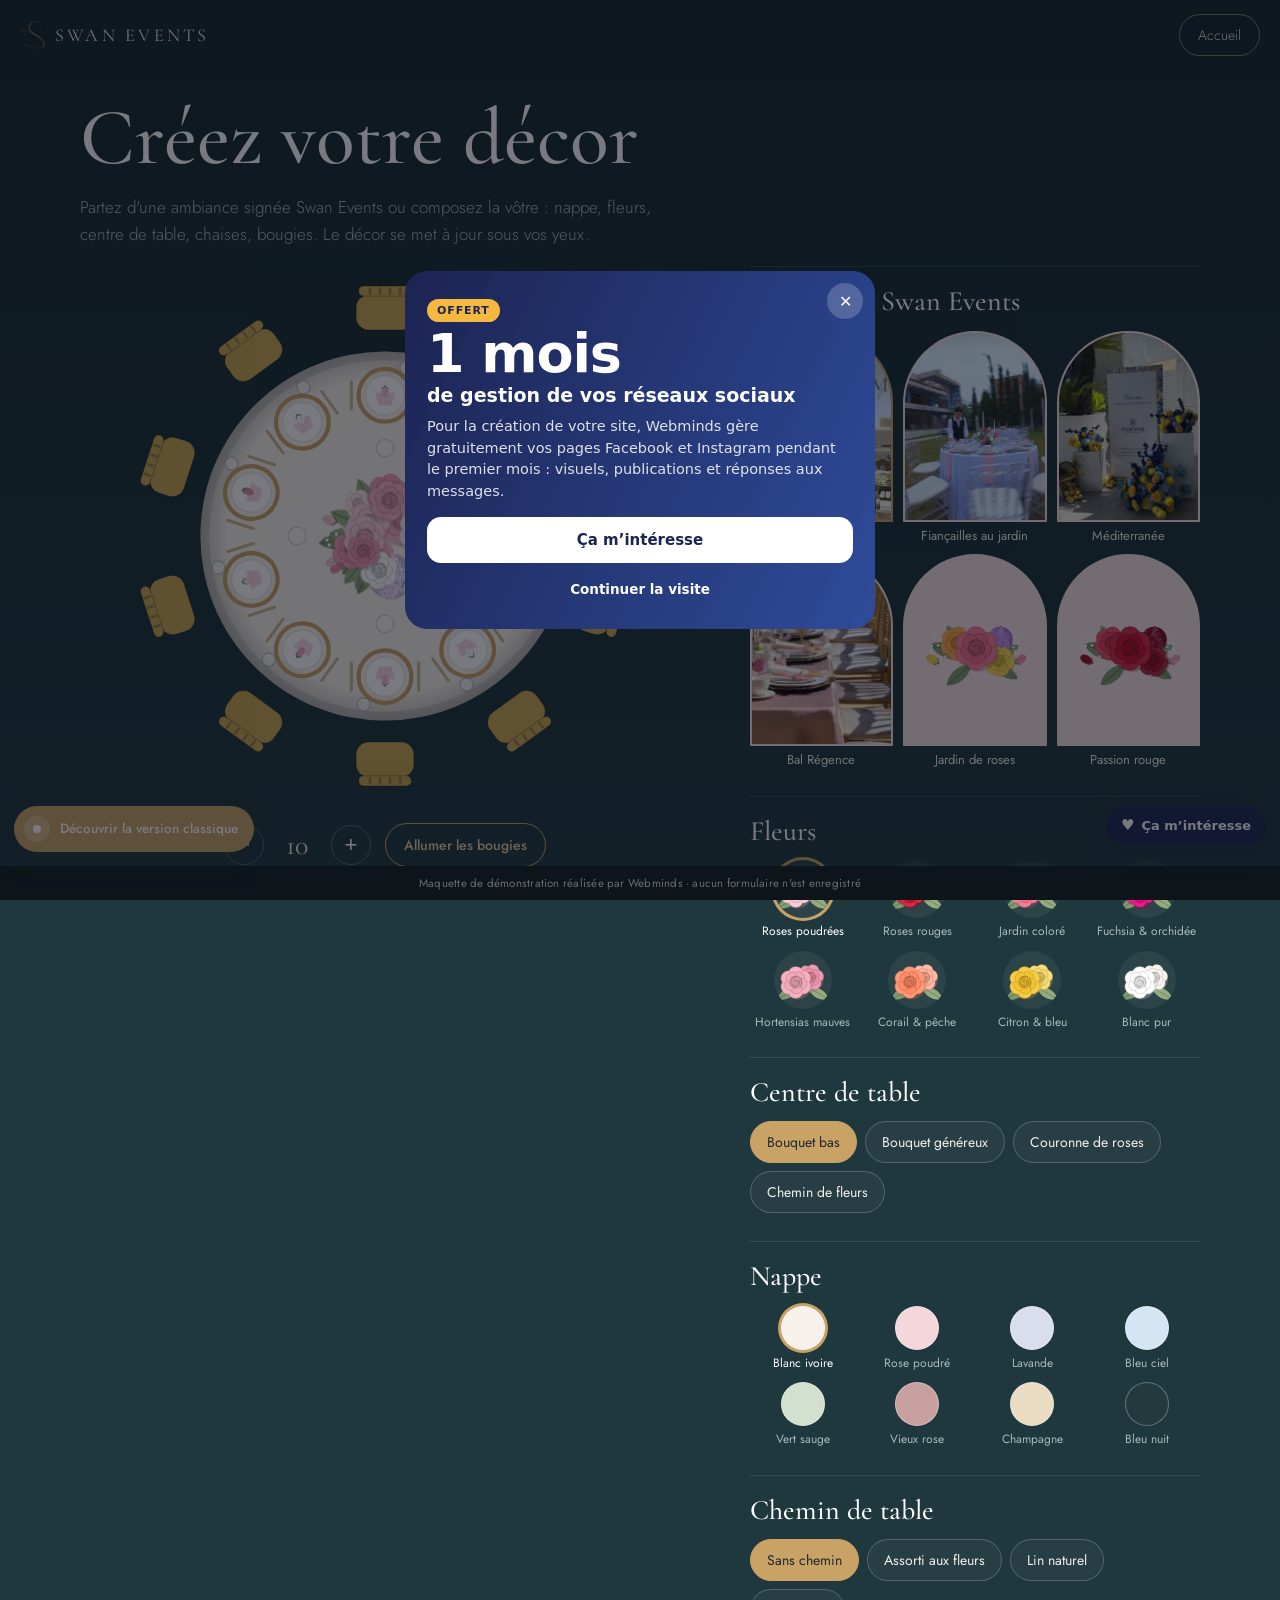
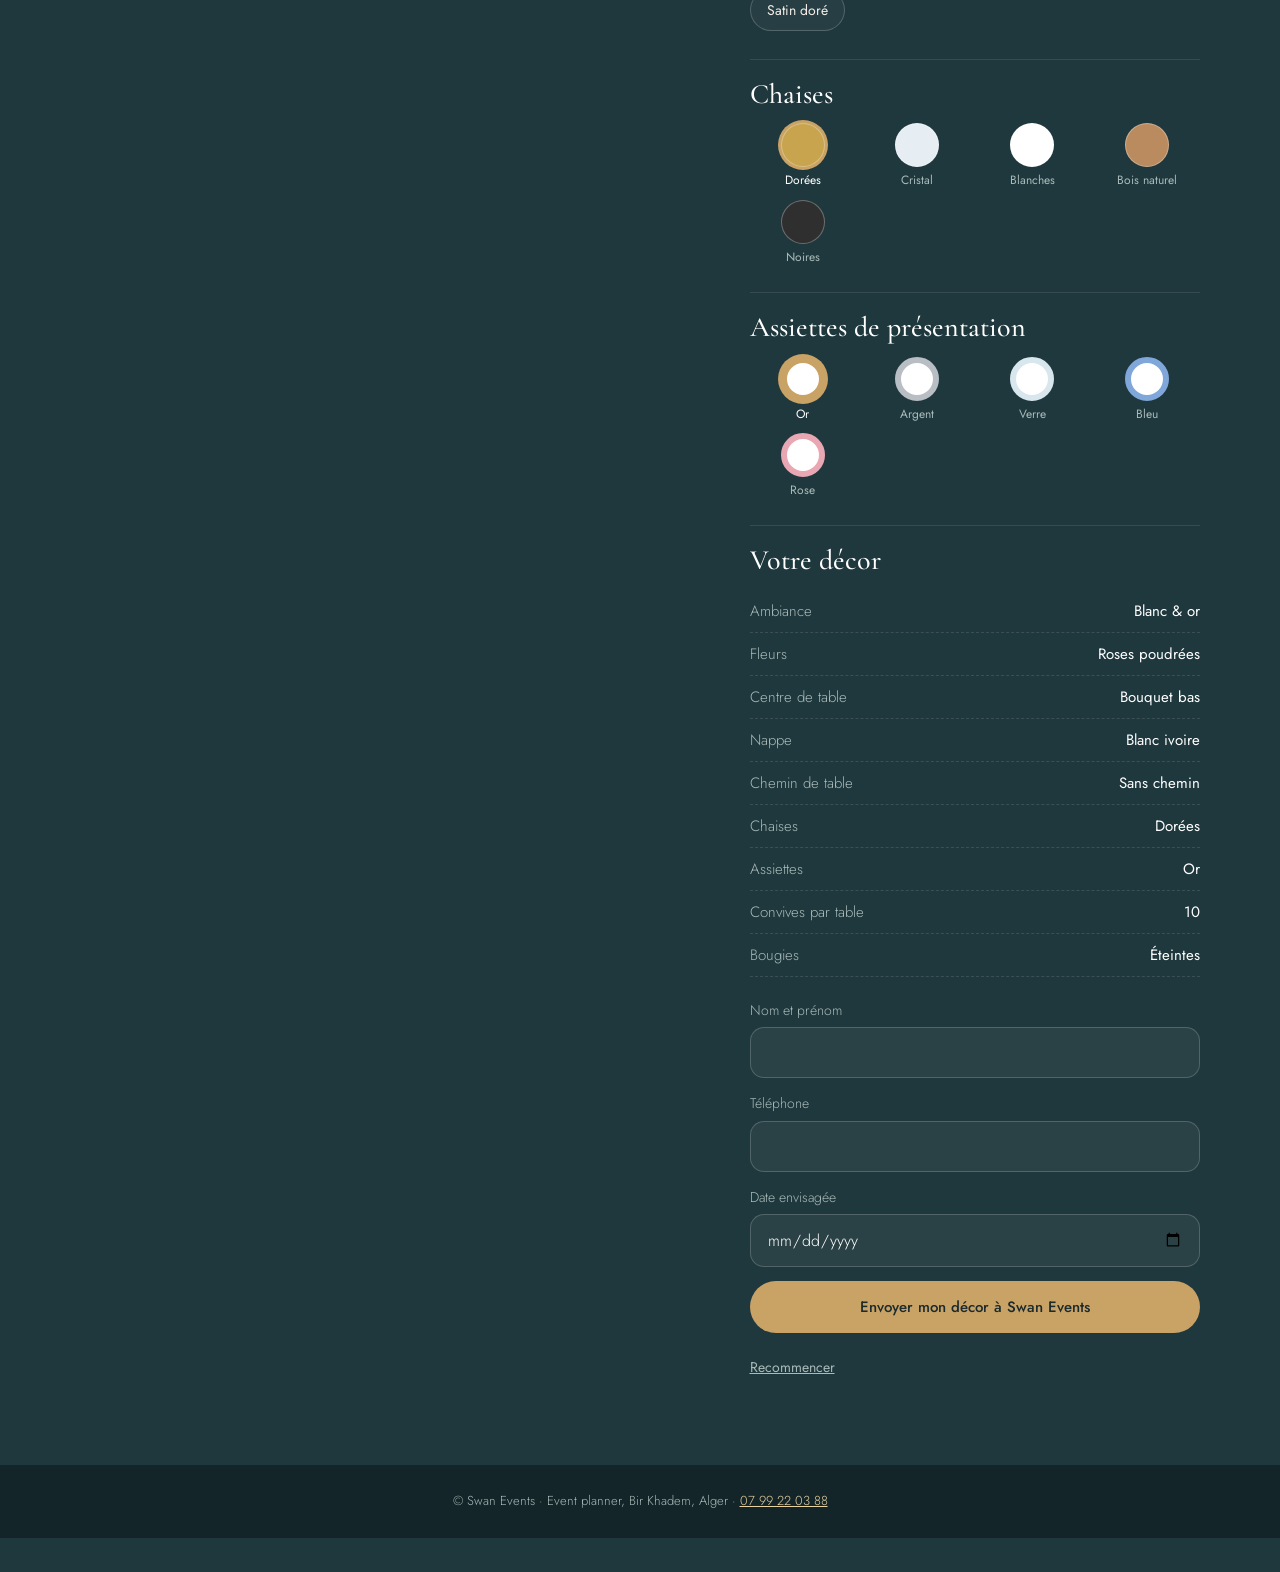
<file: v2/composer.html>
<!doctype html>
<html lang="fr"><head><meta charset="utf-8">
<meta name="viewport" content="width=device-width, initial-scale=1, viewport-fit=cover">
<meta name="robots" content="noindex, nofollow">
<title>Créez votre décor · Swan Events</title>
<meta name="description" content="Choisissez nappe, fleurs, chaises et bougies : composez le décor de votre table avec Swan Events.">
<link rel="icon" href="../img/swan-mark.svg" type="image/svg+xml">
<link rel="stylesheet" href="../css/fonts.css">
<link rel="stylesheet" href="v2.css">
<link rel="stylesheet" href="../css/demo.css">
</head><body class="cz-page">

<header class="nv-top is-solid">
  <a class="nv-brand" href="index.html"><img src="../img/swan-mark.svg" alt=""><span>SWAN EVENTS</span></a>
  <a class="nv-call" href="index.html">Accueil</a>
</header>

<main class="cz">
  <div class="cz-head nv-wrap">
    <h1>Créez votre décor</h1>
    <p class="nv-lead">Partez d'une ambiance signée Swan Events ou composez la vôtre : nappe, fleurs, centre de table, chaises, bougies. Le décor se met à jour sous vos yeux.</p>
  </div>

  <div class="cz-grid nv-wrap">
    <div class="cz-stage">
      <div class="cz-table-wrap" id="czWrap">
        <svg class="cz-table" id="czTable" viewBox="-215 -215 430 430" role="img" aria-label="Vue du dessus de votre table décorée"></svg>
        <div class="nv-petals" id="czPetals" aria-hidden="true"></div>
      </div>
      <div class="cz-quick">
        <div class="nv-step"><button id="czMinus" aria-label="Un convive de moins">−</button><output id="czCount">10</output><button id="czPlus" aria-label="Un convive de plus">+</button></div>
        <button class="cz-light" id="czCandles" aria-pressed="false">Allumer les bougies</button>
      </div>
    </div>

    <div class="cz-panel">
      <section class="cz-block">
        <h2>Ambiances Swan Events</h2>
        <div class="cz-presets" id="czPresets"></div>
      </section>
      <section class="cz-block">
        <h2>Fleurs</h2>
        <div class="cz-swatches cz-swatches--flowers" id="czFlowers"></div>
      </section>
      <section class="cz-block">
        <h2>Centre de table</h2>
        <div class="cz-chips" id="czCenter"></div>
      </section>
      <section class="cz-block">
        <h2>Nappe</h2>
        <div class="cz-swatches" id="czCloth"></div>
      </section>
      <section class="cz-block">
        <h2>Chemin de table</h2>
        <div class="cz-chips" id="czRunner"></div>
      </section>
      <section class="cz-block">
        <h2>Chaises</h2>
        <div class="cz-swatches" id="czChair"></div>
      </section>
      <section class="cz-block">
        <h2>Assiettes de présentation</h2>
        <div class="cz-swatches" id="czCharger"></div>
      </section>

      <section class="cz-block cz-summary">
        <h2>Votre décor</h2>
        <ul id="czSummary"></ul>
        <form class="nv-form" data-fake>
          <label>Nom et prénom<input required name="nom" autocomplete="name"></label>
          <label>Téléphone<input required name="tel" type="tel" autocomplete="tel"></label>
          <label>Date envisagée<input name="date" type="date"></label>
          <button type="submit">Envoyer mon décor à Swan Events</button>
        </form>
        <div class="nv-ok" role="status">Décor envoyé, Swan Events vous rappelle pour en parler. (Démonstration : rien n'a été enregistré.)</div>
        <button class="cz-reset" id="czReset" type="button">Recommencer</button>
      </section>
    </div>
  </div>
</main>

<footer class="nv-foot">© Swan Events · Event planner, Bir Khadem, Alger · <a href="tel:+213799220388">07 99 22 03 88</a></footer>

<a class="wm-switch" href="../index.html"><span class="wm-switch-dot"></span><span class="wm-switch-txt">Découvrir la version classique</span></a>
<div class="wm-demo">Maquette de démonstration réalisée par Webminds · aucun formulaire n'est enregistré</div>
<script src="../js/flora.js"></script>
<script src="composer.js"></script>
<script src="../js/demo.js"></script><script data-wml>(function(){if(window.__wmL)return;window.__wmL=1;
var C={"p": "Swan Events", "mail": null, "wa": "213797372452", "v": [["/", "Version corporate", "Claire et rassurante"], ["/v2/", "Version moderne", "Immersive et animée"]]};
function ready(f){document.readyState==='loading'?document.addEventListener('DOMContentLoaded',f):f()}
ready(function(){
var css='.wmL-b{position:fixed;right:14px;bottom:calc(56px + env(safe-area-inset-bottom));z-index:2147483000;border:0;border-radius:999px;background:#1C2452;color:#fff;font:700 13px/1 system-ui,-apple-system,Segoe UI,Roboto,sans-serif;padding:11px 15px;box-shadow:0 6px 22px rgba(20,30,60,.35);cursor:pointer;display:flex;align-items:center;gap:7px}'
+'@media(max-width:520px){.wmL-b{bottom:calc(112px + env(safe-area-inset-bottom));font-size:12.5px;padding:10px 13px}}'
+'.wmL-m{position:fixed;inset:0;z-index:2147483001;background:rgba(10,14,25,.55);display:none;align-items:flex-end;justify-content:center;font-family:system-ui,-apple-system,Segoe UI,Roboto,sans-serif}.wmL-m.on{display:flex}@media(min-width:700px){.wmL-m{align-items:center;padding:20px}}'
+'.wmL-x{box-sizing:border-box;position:relative;background:#fff;color:#1C2452;width:100%;max-width:470px;max-height:92vh;overflow:auto;border-radius:22px 22px 0 0;padding:24px 22px calc(22px + env(safe-area-inset-bottom));text-align:left}@media(min-width:700px){.wmL-x{border-radius:22px}}'
+'.wmL-x *{box-sizing:border-box}.wmL-c{position:absolute;top:12px;right:12px;width:36px;height:36px;border:0;border-radius:50%;background:#F0F2F1;font-size:16px;cursor:pointer;color:#1C2452}'
+'.wmL-x h3{font:800 26px/1.1 system-ui,-apple-system,sans-serif;margin:4px 40px 10px 0;color:inherit}.wmL-x p{margin:0 0 14px;line-height:1.5;font-size:14.5px;opacity:.85}'
+'.wmL-o{background:linear-gradient(115deg,#1C2452,#2E4B9A);color:#fff}.wmL-o .wmL-c{background:rgba(255,255,255,.2);color:#fff}.wmL-big{font:900 54px/.95 system-ui,-apple-system,sans-serif;letter-spacing:-.02em;margin:6px 0 2px}.wmL-big small{display:block;font-size:19px;font-weight:700;letter-spacing:0;margin-top:6px}'
+'.wmL-tag{display:inline-block;background:#F5B841;color:#1C2452;font:800 11px system-ui,sans-serif;letter-spacing:.08em;border-radius:999px;padding:5px 10px}'
+'.wmL-btn{display:flex;align-items:center;justify-content:center;width:100%;border:0;border-radius:14px;padding:14px;font:800 15px system-ui,-apple-system,sans-serif;cursor:pointer;margin-top:8px}.wmL-w{background:#fff;color:#1C2452}.wmL-g{background:#1FAF55;color:#fff}.wmL-n{background:#1C2452;color:#fff}.wmL-l{background:transparent;color:inherit;font-weight:600;font-size:13.5px;padding:10px}'
+'.wmL-s{font:700 11.5px system-ui,sans-serif;text-transform:uppercase;letter-spacing:.06em;opacity:.6;margin:12px 0 8px}.wmL-ch{display:grid;gap:8px}.wmL-ch label{display:flex;align-items:center;gap:10px;border:1.5px solid #E2E6E3;border-radius:12px;padding:11px 12px;cursor:pointer;font-size:14px;font-weight:600}.wmL-ch label small{display:block;font-weight:500;opacity:.65;font-size:12px}.wmL-ch input{width:18px;height:18px;flex:none;accent-color:#1FAF55}'
+'.wmL-f{display:grid;gap:8px;margin:12px 0 6px}.wmL-f input{border:1.5px solid #E2E6E3;border-radius:12px;padding:12px;font:500 16px system-ui,sans-serif;color:#1C2452;background:#fff;-webkit-user-select:text!important;user-select:text!important;width:100%}'
+'.wmL-ok{text-align:center}.wmL-ok i{display:grid;place-items:center;width:64px;height:64px;margin:6px auto 12px;border-radius:50%;background:#E8F7EE;color:#1FAF55;font-style:normal;font-size:30px}';
var st=document.createElement('style');st.textContent=css;document.head.appendChild(st);
function ss(k,v){try{if(v===undefined)return sessionStorage.getItem(k);sessionStorage.setItem(k,v)}catch(e){}}
var p=location.pathname,cur=0;C.v.forEach(function(v,i){if(v[0]!=='/'&&p.indexOf(v[0])===0)cur=i});
var off=document.createElement('div');off.className='wmL-m';off.innerHTML='<div class="wmL-x wmL-o" role="dialog" aria-modal="true"><button class="wmL-c" type="button" aria-label="Fermer">✕</button><span class="wmL-tag">OFFERT</span><div class="wmL-big">1 mois<small>de gestion de vos réseaux sociaux</small></div><p style="margin-top:12px">Pour la création de votre site, Webminds gère gratuitement vos pages Facebook et Instagram pendant le premier mois : visuels, publications et réponses aux messages.</p><button class="wmL-btn wmL-w" type="button" data-i>Ça m’intéresse</button><button class="wmL-btn wmL-l" type="button" data-c>Continuer la visite</button></div>';
var ch='';C.v.forEach(function(v,i){ch+='<label><input type="radio" name="wmLv" value="'+v[1]+'"'+(i===cur?' checked':'')+'><span>'+v[1]+(v[2]?'<small>'+v[2]+'</small>':'')+'</span></label>'});
var it=document.createElement('div');it.className='wmL-m';it.innerHTML='<div class="wmL-x" role="dialog" aria-modal="true"><button class="wmL-c" type="button" aria-label="Fermer">✕</button><div data-s1><h3>Cette maquette vous plaît ?</h3><p>Choisissez la version qui vous intéresse : Webminds vous recontacte pour vous la présenter.</p>'+(C.v.length>1?'<div class="wmL-s">La version préférée</div><div class="wmL-ch">'+ch+'</div>':'')+'<div class="wmL-s">En plus</div><div class="wmL-ch"><label><input type="checkbox" value="Gestion des réseaux sociaux (1 mois offert)"><span>Réseaux sociaux<small>1 mois de gestion offert avec le site</small></span></label></div><div class="wmL-f"><input name="n" placeholder="Votre nom" autocomplete="name"><input name="t" type="tel" inputmode="tel" placeholder="Votre téléphone (facultatif)" autocomplete="tel"></div><button class="wmL-btn wmL-g" type="button" data-w>Envoyer sur WhatsApp</button>'+(C.mail?'<button class="wmL-btn wmL-l" type="button" data-e>Envoyer par e-mail</button>':'')+'</div><div class="wmL-ok" data-s2 hidden><i>✓</i><h3 style="margin:0 0 8px">Merci !</h3><p>Votre choix a bien été transmis à Webminds. Nous vous recontactons très vite.</p><button class="wmL-btn wmL-n" type="button" data-c>Continuer la visite</button></div></div>';
document.body.appendChild(off);document.body.appendChild(it);
var b=document.createElement('button');b.type='button';b.className='wmL-b';b.innerHTML='<b style="font-size:15px">♥</b>Ça m’intéresse';document.body.appendChild(b);
function op(m){off.classList.remove('on');it.classList.remove('on');m.classList.add('on')}
[off,it].forEach(function(m){m.addEventListener('click',function(e){if(e.target===m||e.target.closest('.wmL-c')||e.target.closest('[data-c]'))m.classList.remove('on')})});
b.onclick=function(){op(it)};off.querySelector('[data-i]').onclick=function(){op(it)};
function msg(){var v=(it.querySelector('input[name=wmLv]:checked')||{}).value||C.v[cur][1],x=[].map.call(it.querySelectorAll('input[type=checkbox]:checked'),function(c){return c.value}),n=it.querySelector('[name=n]').value.trim(),t=it.querySelector('[name=t]').value.trim();
 return{v:v,x:x,n:n,t:t,txt:'Bonjour Webminds, la maquette '+C.p+' m’intéresse.\nVersion préférée : '+v+(x.length?'\nEn plus : '+x.join(', '):'')+(n?'\nNom : '+n:'')+(t?'\nTéléphone : '+t:'')+'\nLien : '+location.origin+C.v[cur][0]}}
function mail(m){if(!C.mail)return;try{fetch('https://formsubmit.co/ajax/'+C.mail,{method:'POST',keepalive:true,headers:{'Content-Type':'application/json','Accept':'application/json'},body:JSON.stringify({_subject:'Maquette '+C.p+' : intéressé ('+m.v+')',Prospect:C.p,Version:m.v,Options:m.x.join(', ')||'-',Nom:m.n||'-',Telephone:m.t||'-',Lien:location.origin+C.v[cur][0],_template:'table',_captcha:'false'})}).catch(function(){})}catch(e){}}
function done(){it.querySelector('[data-s1]').hidden=true;it.querySelector('[data-s2]').hidden=false;ss('wmL-sent','1')}
it.querySelector('[data-w]').onclick=function(){var m=msg();mail(m);done();location.href='https://wa.me/'+C.wa+'?text='+encodeURIComponent(m.txt)};
var e=it.querySelector('[data-e]');if(e)e.onclick=function(){mail(msg());done()};
var sh=ss('wmL-off');addEventListener('scroll',function(){var r=(scrollY+innerHeight)/document.documentElement.scrollHeight;
 if(!sh&&scrollY>500&&r>.3){sh=1;ss('wmL-off','1');op(off)}
 if(!ss('wmL-it')&&!ss('wmL-sent')&&sh&&r>.92&&!off.classList.contains('on')){ss('wmL-it','1');op(it)}},{passive:true});
});})();
</script></body></html>
</file>
<file: css/fonts.css>
@font-face{font-family:"Cormorant Garamond";src:url(../fonts/cormorant-garamond-latin-400-normal.woff2) format("woff2");font-weight:400;font-style:normal;font-display:swap}
@font-face{font-family:"Cormorant Garamond";src:url(../fonts/cormorant-garamond-latin-500-normal.woff2) format("woff2");font-weight:500;font-style:normal;font-display:swap}
@font-face{font-family:"Cormorant Garamond";src:url(../fonts/cormorant-garamond-latin-600-normal.woff2) format("woff2");font-weight:600;font-style:normal;font-display:swap}
@font-face{font-family:"Cormorant Garamond";src:url(../fonts/cormorant-garamond-latin-400-italic.woff2) format("woff2");font-weight:400;font-style:italic;font-display:swap}
@font-face{font-family:"Cormorant Garamond";src:url(../fonts/cormorant-garamond-latin-500-italic.woff2) format("woff2");font-weight:500;font-style:italic;font-display:swap}
@font-face{font-family:"Jost";src:url(../fonts/jost-latin-300-normal.woff2) format("woff2");font-weight:300;font-display:swap}
@font-face{font-family:"Jost";src:url(../fonts/jost-latin-400-normal.woff2) format("woff2");font-weight:400;font-display:swap}
@font-face{font-family:"Jost";src:url(../fonts/jost-latin-500-normal.woff2) format("woff2");font-weight:500;font-display:swap}
</file>
<file: css/style.css>
:root{
  --teal:#2A464C; --teal-deep:#1C3236; --gold:#B8945A; --gold-soft:#D9BE8C;
  --pearl:#F7F4F2; --blush:#EEDFDA; --ink:#203033; --muted:#5E6E70; --line:#D8CFC9;
  --serif:"Cormorant Garamond",Georgia,"Times New Roman",serif;
  --sans:"Jost","Helvetica Neue",Arial,sans-serif;
  
}
*,*::before,*::after{box-sizing:border-box}
html{scroll-behavior:smooth}
body{margin:0;background:var(--pearl);color:var(--ink);font-family:var(--sans);font-weight:300;font-size:17px;line-height:1.6;padding-bottom:var(--demo-h);-webkit-font-smoothing:antialiased}
img{max-width:100%;display:block}
a{color:inherit}
:focus-visible{outline:2px solid var(--gold);outline-offset:3px}
h1,h2,h3{font-family:var(--serif);font-weight:500;line-height:1.08;margin:0;color:var(--teal-deep)}
p{margin:0 0 1em}
.sw-wrap{width:min(1180px,100% - 40px);margin-inline:auto}

/* Header */
.sw-head{position:sticky;top:0;z-index:40;background:rgba(247,244,242,.94);backdrop-filter:blur(8px);-webkit-backdrop-filter:blur(8px);border-bottom:1px solid transparent;transition:border-color .3s}
.sw-head.is-scrolled{border-color:var(--line)}
.sw-head .sw-wrap{display:flex;align-items:center;justify-content:space-between;height:68px}
.sw-logo{display:flex;align-items:center;gap:10px;text-decoration:none}
.sw-logo img{width:30px;height:auto}
.sw-logo span{font-family:var(--serif);font-weight:500;font-size:21px;letter-spacing:.16em;color:var(--teal-deep)}
.sw-nav{display:none;gap:30px;align-items:center}
.sw-nav a{text-decoration:none;font-size:15px;font-weight:400;color:var(--ink)}
.sw-nav a[aria-current]{color:var(--gold);}
.sw-nav .sw-btn{color:#fff}
.sw-burger{background:none;border:0;width:44px;height:44px;display:grid;place-items:center;cursor:pointer;padding:0}
.sw-burger i{display:block;width:22px;height:1.5px;background:var(--teal-deep);position:relative}
.sw-burger i::before,.sw-burger i::after{content:"";position:absolute;left:0;width:22px;height:1.5px;background:var(--teal-deep)}
.sw-burger i::before{top:-7px}.sw-burger i::after{top:7px}
.sw-drawer{position:fixed;inset:68px 0 0 0;background:var(--pearl);z-index:39;padding:30px 24px;display:none;flex-direction:column;gap:6px}
.sw-drawer.is-open{display:flex}
.sw-drawer a{font-family:var(--serif);font-size:32px;text-decoration:none;color:var(--teal-deep);padding:6px 0;border-bottom:1px solid var(--line)}
.sw-drawer .sw-drawer-tel{font-family:var(--sans);font-size:16px;border:0;margin-top:18px;color:var(--muted)}
@media (min-width:900px){.sw-nav{display:flex}.sw-burger{display:none}.sw-drawer{display:none!important}}

/* Buttons */
.sw-btn{display:inline-flex;align-items:center;justify-content:center;gap:8px;min-height:48px;padding:0 26px;border-radius:999px;background:var(--teal);color:#fff;text-decoration:none;font-family:var(--sans);font-size:15px;font-weight:400;letter-spacing:.02em;border:1px solid var(--teal);cursor:pointer;transition:background .25s,color .25s}
.sw-btn:hover{background:var(--teal-deep)}
.sw-btn--line{background:transparent;color:var(--teal-deep);border-color:var(--teal-deep)}
.sw-btn--line:hover{background:var(--teal-deep);color:#fff}
.sw-btn--gold{background:var(--gold);border-color:var(--gold)}
.sw-btn--gold:hover{background:#a5824a}

/* Hero */
.sw-hero{padding:28px 0 56px;overflow:hidden}
.sw-hero .sw-wrap{display:grid;gap:34px}
.sw-hero-arch{position:relative;border-radius:999px 999px 0 0;overflow:hidden;aspect-ratio:4/5;background:var(--blush)}
.sw-hero-arch img{width:100%;height:100%;object-fit:cover;transform:scale(1.06);animation:swHeroIn 2.4s cubic-bezier(.2,.7,.2,1) forwards}
@keyframes swHeroIn{to{transform:scale(1)}}
.sw-hero-arch::after{content:"";position:absolute;inset:10px;border:1px solid rgba(255,255,255,.7);border-radius:999px 999px 0 0;pointer-events:none}
.sw-hero-txt h1{font-size:clamp(44px,11vw,84px);letter-spacing:-.01em}
.sw-hero-txt h1 em{font-style:italic;font-weight:400;display:block;color:var(--teal)}
.sw-hero-lead{font-size:18px;color:var(--muted);max-width:30em;margin:20px 0 28px}
.sw-hero-cta{display:flex;flex-wrap:wrap;gap:12px}
.sw-hero-loc{margin-top:28px;font-size:14px;color:var(--muted);display:flex;gap:10px;align-items:center}
.sw-hero-loc::before{content:"";width:28px;height:1px;background:var(--gold)}
@media (min-width:900px){
  .sw-hero{padding:56px 0 90px}
  .sw-hero .sw-wrap{grid-template-columns:1.05fr .95fr;align-items:center;gap:70px}
  .sw-hero-arch{order:2;aspect-ratio:4/5;max-height:640px}
}

/* Sections */
.sw-sec{padding:72px 0}
.sw-sec--blush{background:var(--blush)}
.sw-sec--teal{background:var(--teal);color:#E9EEEC}
.sw-sec--teal h2,.sw-sec--teal h3{color:#fff}
.sw-sec-head{max-width:640px;margin-bottom:40px}
.sw-sec-head h2{font-size:clamp(36px,7vw,56px)}
.sw-sec-head p{margin-top:14px;color:var(--muted)}
.sw-sec--teal .sw-sec-head p{color:#C9D5D3}

/* Prestations list */
.sw-presta{display:grid;gap:0;border-top:1px solid var(--line)}
.sw-presta a{display:grid;grid-template-columns:76px 1fr;gap:18px;align-items:center;padding:18px 0;border-bottom:1px solid var(--line);text-decoration:none}
.sw-presta img{width:76px;height:96px;object-fit:cover;border-radius:999px 999px 0 0}
.sw-presta h3{font-size:28px}
.sw-presta p{margin:4px 0 0;font-size:15px;color:var(--muted)}
@media (min-width:900px){
  .sw-presta{grid-template-columns:1fr 1fr;column-gap:60px}
  .sw-presta a{grid-template-columns:96px 1fr;padding:24px 0}
  .sw-presta img{width:96px;height:120px}
}

/* Gallery arches */
.sw-gal{display:grid;grid-template-columns:1fr 1fr;gap:14px}
.sw-gal figure{margin:0}
.sw-gal .sw-ph{overflow:hidden;border-radius:999px 999px 0 0;aspect-ratio:3/4;background:var(--blush)}
.sw-gal .sw-ph img{width:100%;height:100%;object-fit:cover;transition:transform .6s}
.sw-gal figure:hover img{transform:scale(1.04)}
.sw-gal figcaption{font-family:var(--serif);font-size:20px;margin-top:10px;line-height:1.2;color:var(--teal-deep)}
.sw-gal figcaption small{display:block;font-family:var(--sans);font-size:13px;color:var(--muted);margin-top:2px}
.sw-gal figure:nth-child(even){margin-top:36px}
@media (min-width:900px){.sw-gal{grid-template-columns:repeat(4,1fr);gap:24px}.sw-gal figure:nth-child(even){margin-top:60px}}

/* Quote / signature */
.sw-sign{text-align:center;padding:84px 0}
.sw-sign img{width:64px;margin:0 auto 24px}
.sw-sign blockquote{margin:0 auto;max-width:18em;font-family:var(--serif);font-style:italic;font-size:clamp(30px,6vw,46px);line-height:1.2;color:#fff}
.sw-sign p{margin-top:20px;font-size:14px;letter-spacing:.08em;color:var(--gold-soft)}

/* Steps */
.sw-steps{display:grid;gap:26px;counter-reset:st}
.sw-steps li{list-style:none;counter-increment:st;display:grid;grid-template-columns:52px 1fr;gap:14px}
.sw-steps li::before{content:counter(st);font-family:var(--serif);font-size:44px;line-height:1;color:var(--gold)}
.sw-steps h3{font-size:26px}
.sw-steps p{margin:6px 0 0;color:var(--muted);font-size:16px}
.sw-steps{padding:0;margin:0}
@media (min-width:900px){.sw-steps{grid-template-columns:repeat(3,1fr);gap:40px}}

/* Insta strip */
.sw-insta{display:grid;gap:22px;align-items:center}
.sw-insta-n{font-family:var(--serif);font-size:64px;line-height:1;color:var(--teal-deep)}
.sw-insta-n small{display:block;font-family:var(--sans);font-size:15px;color:var(--muted);margin-top:6px}
.sw-insta-row{display:flex;gap:30px;flex-wrap:wrap}
@media (min-width:900px){.sw-insta{grid-template-columns:1fr auto}}

/* Simulator */
.sw-sim{background:#fff;border:1px solid var(--line);border-radius:28px;padding:26px 22px;display:grid;gap:26px}
.sw-field{display:grid;gap:8px}
.sw-field label,.sw-legend{font-size:14px;font-weight:400;color:var(--ink)}
.sw-chips{display:flex;flex-wrap:wrap;gap:8px}
.sw-chip{min-height:42px;padding:0 16px;border-radius:999px;border:1px solid var(--line);background:var(--pearl);font:inherit;font-size:14px;cursor:pointer;color:var(--ink)}
.sw-chip[aria-pressed="true"]{background:var(--teal);border-color:var(--teal);color:#fff}
.sw-range{display:flex;align-items:center;gap:14px}
.sw-range input{flex:1;accent-color:var(--teal);height:28px}
.sw-range output{font-family:var(--serif);font-size:34px;min-width:2.6em;text-align:right;color:var(--teal-deep)}
.sw-res{display:grid;grid-template-columns:1fr 1fr;gap:1px;background:var(--line);border-radius:18px;overflow:hidden}
.sw-res div{background:var(--pearl);padding:16px}
.sw-res b{display:block;font-family:var(--serif);font-weight:500;font-size:36px;line-height:1;color:var(--teal-deep)}
.sw-res span{font-size:13px;color:var(--muted)}
.sw-sim-note{font-size:13px;color:var(--muted);margin:0}
@media (min-width:900px){.sw-sim{grid-template-columns:1fr 1fr;padding:40px;gap:40px}.sw-res{grid-template-columns:1fr 1fr}}

/* Forms */
.sw-form{display:grid;gap:16px}
.sw-form label{font-size:14px;font-weight:400;display:grid;gap:6px}
.sw-form input,.sw-form select,.sw-form textarea{font:inherit;font-size:16px;font-weight:300;padding:13px 16px;border:1px solid var(--line);border-radius:14px;background:#fff;color:var(--ink);width:100%}
.sw-form textarea{min-height:120px;resize:vertical}
.sw-form-2{display:grid;gap:16px}
@media (min-width:700px){.sw-form-2{grid-template-columns:1fr 1fr}}
.sw-ok{display:none;padding:18px 20px;border-radius:16px;background:#E3ECE9;color:var(--teal-deep)}
.sw-ok.is-on{display:block}

/* Contact blocks */
.sw-contact{display:grid;gap:30px}
.sw-cinfo{display:grid;gap:18px}
.sw-cinfo div{border-top:1px solid var(--line);padding-top:14px}
.sw-cinfo span{display:block;font-size:13px;color:var(--muted)}
.sw-cinfo a,.sw-cinfo strong{font-family:var(--serif);font-size:26px;font-weight:500;text-decoration:none;color:var(--teal-deep)}
@media (min-width:900px){.sw-contact{grid-template-columns:.8fr 1.2fr;gap:70px}}
.sw-map{width:100%;height:340px;border:0;display:block;filter:grayscale(.35)}

/* Page header */
.sw-phead{padding:40px 0 30px}
.sw-phead h1{font-size:clamp(46px,10vw,80px)}
.sw-phead p{max-width:34em;color:var(--muted);margin-top:14px;font-size:18px}
.sw-crumb{font-size:13px;color:var(--muted);margin-bottom:16px}
.sw-crumb a{text-decoration:none}

/* Service detail */
.sw-split{display:grid;gap:34px;align-items:start}
.sw-split .sw-arch{border-radius:999px 999px 0 0;overflow:hidden;aspect-ratio:4/5}
.sw-split .sw-arch img{width:100%;height:100%;object-fit:cover}
.sw-list{list-style:none;padding:0;margin:20px 0 0;display:grid;gap:0}
.sw-list li{padding:14px 0;border-bottom:1px solid var(--line);display:flex;gap:14px}
.sw-list li::before{content:"";flex:0 0 7px;height:7px;margin-top:10px;border-radius:50%;background:var(--gold)}
@media (min-width:900px){.sw-split{grid-template-columns:1fr 1fr;gap:70px}}
.sw-duo{display:grid;grid-template-columns:1fr 1fr;gap:14px;margin-top:30px}
.sw-duo img{aspect-ratio:3/4;object-fit:cover;width:100%}

/* Footer */
.sw-foot{background:var(--teal-deep);color:#BFCBC9;padding:56px 0 36px;font-size:15px}
.sw-foot .sw-wrap{display:grid;gap:30px}
.sw-foot-brand img{width:150px}
.sw-foot h4{font-family:var(--serif);font-weight:500;font-size:22px;color:#fff;margin:0 0 10px}
.sw-foot a{text-decoration:none}
.sw-foot ul{list-style:none;padding:0;margin:0;display:grid;gap:6px}
.sw-foot-bot{border-top:1px solid rgba(255,255,255,.12);padding-top:20px;font-size:13px;color:#8FA2A0}
@media (min-width:900px){.sw-foot .sw-wrap{grid-template-columns:1.4fr 1fr 1fr 1fr}.sw-foot-bot{grid-column:1/-1}}

@media (prefers-reduced-motion:reduce){*{animation:none!important;transition:none!important}html{scroll-behavior:auto}}
.sw-split > div > .sw-btn{margin-top:22px}

/* Grandes cartes prestations (une par écran sur mobile) */
.sw-cards{display:flex;gap:16px;overflow-x:auto;scroll-snap-type:x mandatory;margin:0 -20px;padding:30px 20px 10px;scrollbar-width:none;overscroll-behavior-x:contain}
.sw-cards::-webkit-scrollbar{display:none}
.sw-card{position:relative;flex:0 0 calc(100% - 28px);scroll-snap-align:center;background:var(--tint,#fff);border-radius:30px;padding:14px 14px 26px;display:flex;flex-direction:column}
.sw-card-ph{display:block;border-radius:999px 999px 18px 18px;overflow:hidden;aspect-ratio:4/5;background:#fff}
.sw-card-ph img{width:100%;height:100%;object-fit:cover;transition:transform .7s}
.sw-card:hover .sw-card-ph img{transform:scale(1.04)}
.sw-card-top{position:relative}
.sw-sprig{position:absolute;width:250px;height:182px;left:50%;transform:translateX(-50%);bottom:-92px;pointer-events:none;filter:drop-shadow(0 6px 10px rgba(60,30,40,.15))}
.sw-card-txt{padding:80px 8px 0;text-align:center}
.sw-card-txt h3{font-size:38px}
.sw-card-txt p{color:var(--muted);margin:10px auto 20px;max-width:24em}
.sw-rail-nav{display:flex;align-items:center;justify-content:center;gap:16px;margin-top:22px}
.sw-rail-btn{width:46px;height:46px;border-radius:50%;border:1px solid var(--teal-deep);background:transparent;color:var(--teal-deep);font-size:24px;line-height:1;cursor:pointer}
.sw-dots{display:flex;gap:8px}
.sw-dots i{width:8px;height:8px;border-radius:50%;background:var(--line);transition:background .3s,width .3s}
.sw-dots i.is-on{background:var(--gold);width:22px;border-radius:5px}
@media (min-width:900px){
  .sw-cards{margin:0;padding:30px 0 10px}
  .sw-card{flex-basis:calc((100% - 32px)/3)}
}
</file>
<file: css/demo.css>
:root{--demo-h:34px}
body{padding-bottom:var(--demo-h)}
/* Demo banner + switch pill */
.wm-demo{box-sizing:border-box;position:fixed;left:0;right:0;bottom:0;height:var(--demo-h);z-index:90;background:#121c1e;color:#d9e2e0;font:400 11.5px/var(--demo-h) var(--sans, Arial),Arial,sans-serif;text-align:center;letter-spacing:.02em;white-space:nowrap;overflow:hidden;text-overflow:ellipsis;padding:0 10px}
.wm-switch{position:fixed;left:14px;bottom:calc(var(--demo-h) + 14px);z-index:91;display:flex;align-items:center;gap:10px;padding:10px 16px 10px 10px;border-radius:999px;background:var(--gold,#B8945A);color:#fff;text-decoration:none;font:500 13.5px/1.2 "Jost",Arial,sans-serif;box-shadow:0 10px 26px rgba(28,50,54,.28);animation:wmPulse 2.6s ease-in-out infinite}
.wm-switch-dot{width:26px;height:26px;border-radius:50%;background:rgba(255,255,255,.22);display:grid;place-items:center}
.wm-switch-dot::after{content:"";width:8px;height:8px;border-radius:50%;background:#fff}
@keyframes wmPulse{0%,100%{box-shadow:0 10px 26px rgba(28,50,54,.28),0 0 0 0 rgba(184,148,90,.55)}50%{box-shadow:0 10px 26px rgba(28,50,54,.28),0 0 0 10px rgba(184,148,90,0)}}

@media (max-width:600px){:root{--demo-h:40px}.wm-demo{white-space:normal;line-height:1.3;font-size:11px;display:flex;align-items:center;justify-content:center;padding:3px 14px}}
.wm-switch-txt{max-width:260px;overflow:hidden;white-space:nowrap;transition:max-width .35s ease,opacity .25s}
.wm-switch.is-mini{padding-right:10px;gap:0}
.wm-switch.is-mini .wm-switch-txt{max-width:0;opacity:0}
</file>
<file: v2/v2.css>
:root{
  --night:#132529; --teal:#1F383D; --teal-2:#2A464C; --gold:#C9A266; --gold-l:#EAD2A0;
  --ivory:#F4EEE8; --mist:#A9BAB8;
  --serif:"Cormorant Garamond",Georgia,serif; --sans:"Jost",Arial,sans-serif;
}
*,*::before,*::after{box-sizing:border-box}
html{scroll-behavior:smooth}
body{margin:0;background:var(--night);color:var(--ivory);font:300 17px/1.6 var(--sans);-webkit-font-smoothing:antialiased}
img{display:block;max-width:100%}
a{color:inherit}
:focus-visible{outline:2px solid var(--gold);outline-offset:3px}
h1,h2{font-family:var(--serif);font-weight:500;margin:0;line-height:1.05}
.nv-wrap{width:min(1120px,100% - 40px);margin-inline:auto}
.nv-sec{padding:84px 0}
.nv-sec h2{font-size:clamp(40px,9vw,68px);color:#fff}
.nv-lead{color:var(--mist);max-width:34em;margin:14px 0 0}

/* top bar */
.nv-top{position:fixed;top:0;left:0;right:0;z-index:30;display:flex;justify-content:space-between;align-items:center;padding:calc(14px + env(safe-area-inset-top,0px)) 20px 14px;pointer-events:none}
.nv-top{transition:background .3s}
.nv-top.is-solid{background:rgba(19,37,41,.92);backdrop-filter:blur(8px);-webkit-backdrop-filter:blur(8px)}
.nv-top a{pointer-events:auto;text-decoration:none}
.nv-brand{display:flex;align-items:center;gap:9px}
.nv-brand img{width:26px}
.nv-brand span{font-family:var(--serif);font-size:18px;letter-spacing:.18em}
.nv-call{font-size:14px;padding:9px 18px;border:1px solid rgba(234,210,160,.5);border-radius:999px;background:rgba(19,37,41,.5);backdrop-filter:blur(6px);-webkit-backdrop-filter:blur(6px)}

/* hero */
.nv-hero{position:relative;height:100svh;min-height:600px;overflow:hidden;display:grid;place-items:center;text-align:center;touch-action:pan-y;cursor:crosshair}
.nv-hero-photo{position:absolute;inset:0;background-size:cover;background-position:center 60%}
.nv-hero-veil{position:absolute;inset:0;background:rgba(14,28,31,.9);
  --x:50%;--y:62%;--r:150px;
  -webkit-mask-image:radial-gradient(circle var(--r) at var(--x) var(--y),transparent 0,rgba(0,0,0,.25) 45%,#000 100%);
          mask-image:radial-gradient(circle var(--r) at var(--x) var(--y),transparent 0,rgba(0,0,0,.25) 45%,#000 100%)}
.nv-hero-in{position:relative;z-index:2;pointer-events:none;padding:0 20px}
.nv-swan{width:clamp(96px,11vw,150px);height:auto;margin:0 auto 18px;overflow:visible}
.nv-swan path{stroke-dasharray:1;stroke-dashoffset:1;animation:nvDraw 1.5s cubic-bezier(.6,.1,.2,1) forwards;animation-delay:var(--d)}
@keyframes nvDraw{to{stroke-dashoffset:0}}
.nv-title{font-size:clamp(54px,15vw,120px);font-weight:400;letter-spacing:.06em;color:#fff;opacity:0;animation:nvFade 1.2s 1.4s forwards}
.nv-motto{font-family:var(--serif);font-style:italic;font-size:24px;color:var(--gold-l);margin:6px 0 0;opacity:0;animation:nvFade 1.2s 1.8s forwards}
.nv-hint{font-size:13px;color:var(--mist);margin-top:30px;opacity:0;animation:nvFade 1s 2.6s forwards}
@keyframes nvFade{to{opacity:1}}
.nv-down{position:absolute;z-index:3;bottom:calc(var(--demo-h,34px) + 92px);left:50%;transform:translateX(-50%);text-decoration:none;font-size:14px;padding:12px 22px;border-radius:999px;background:var(--gold);color:#1a2a2d;font-weight:500;white-space:nowrap}

/* composer */
.nv-compose{background:linear-gradient(180deg,var(--night),var(--teal))}
.nv-themes{display:flex;gap:8px;overflow-x:auto;margin:28px -20px 0;padding:4px 20px 10px;scrollbar-width:none}
.nv-themes::-webkit-scrollbar{display:none}
.nv-themes button{flex:0 0 auto;display:flex;align-items:center;gap:9px;min-height:44px;padding:0 16px 0 8px;border-radius:999px;border:1px solid rgba(255,255,255,.18);background:rgba(255,255,255,.04);color:var(--ivory);font:400 14px var(--sans);cursor:pointer}
.nv-themes button i{width:26px;height:26px;border-radius:50%;border:1px solid rgba(255,255,255,.35)}
.nv-themes button[aria-selected="true"]{border-color:var(--gold);background:rgba(201,162,102,.16)}
.nv-stage{display:grid;gap:26px;margin-top:22px}
.nv-table-wrap{position:relative;width:min(100%,520px);aspect-ratio:1;margin-inline:auto}
.nv-table{width:100%;height:100%;overflow:visible}
.nv-table *{transition:fill .7s ease,stroke .7s ease,opacity .5s ease}
.nv-flower{transform-box:fill-box;transform-origin:center;animation:nvBloom .7s cubic-bezier(.3,1.5,.5,1) both}
@keyframes nvBloom{from{transform:scale(0)}to{transform:scale(1)}}
.nv-flame{opacity:0;transform-box:fill-box;transform-origin:center}
.is-lit .nv-flame{opacity:1;animation:nvFlick 1.8s ease-in-out infinite alternate}
.is-lit .nv-glow{opacity:.55!important}
@keyframes nvFlick{0%{transform:scale(1)}40%{transform:scale(.88)}70%{transform:scale(1.08)}100%{transform:scale(.95)}}
.nv-petals{position:absolute;inset:0;pointer-events:none;overflow:hidden}
.nv-petal{position:absolute;top:-6%;width:12px;height:9px;border-radius:70% 0 70% 0;opacity:.9;animation:nvFall linear forwards}
@keyframes nvFall{to{transform:translate3d(var(--dx),115%,0) rotate(var(--rot));opacity:0}}
.nv-side{display:grid;gap:16px;align-content:start}
.nv-ctrl{display:flex;justify-content:space-between;align-items:center;padding:12px 16px;border:1px solid rgba(255,255,255,.14);border-radius:18px}
.nv-ctrl span{font-size:15px;color:var(--mist)}
.nv-step{display:flex;align-items:center;gap:14px}
.nv-step button{width:42px;height:42px;border-radius:50%;border:1px solid rgba(255,255,255,.25);background:none;color:#fff;font-size:22px;cursor:pointer;line-height:1}
.nv-step output{font-family:var(--serif);font-size:34px;min-width:1.4em;text-align:center}
.nv-candle-btn{min-height:52px;border-radius:999px;border:1px solid var(--gold);background:transparent;color:var(--gold-l);font:500 15px var(--sans);cursor:pointer}
.nv-candle-btn[aria-pressed="true"]{background:var(--gold);color:#1a2a2d}
.nv-ref{margin:6px 0 0;display:grid;grid-template-columns:96px 1fr;gap:14px;align-items:center}
.nv-ref-ph{width:96px;height:124px;border-radius:999px 999px 0 0;overflow:hidden}
.nv-ref-ph img{width:100%;height:100%;object-fit:cover;transition:opacity .4s}
.nv-ref figcaption small{display:block;color:var(--mist);font-size:13px}
.nv-ref figcaption span{font-family:var(--serif);font-size:24px;line-height:1.15}
@media (min-width:900px){.nv-stage{grid-template-columns:1.2fr .8fr;align-items:center;gap:60px}.nv-ref{grid-template-columns:150px 1fr}.nv-ref-ph{width:150px;height:196px}}

/* rail */
.nv-univ{background:var(--teal)}
.nv-rail{display:flex;gap:16px;overflow-x:auto;scroll-snap-type:x mandatory;padding:34px 20px 10px;scrollbar-width:none}
.nv-rail::-webkit-scrollbar{display:none}
.nv-rail figure{flex:0 0 72%;max-width:340px;margin:0;scroll-snap-align:center}
.nv-rail img{width:100%;aspect-ratio:3/4;object-fit:cover;border-radius:999px 999px 0 0}
.nv-rail figcaption{font-family:var(--serif);font-size:24px;margin-top:12px;line-height:1.15}
.nv-rail figcaption span{display:block;font-family:var(--sans);font-size:14px;color:var(--mist)}
@media (min-width:900px){.nv-rail{padding-left:max(20px,calc((100vw - 1120px)/2))}.nv-rail figure{flex-basis:300px}}

/* services */
.nv-serv{background:var(--night)}
.nv-servlist{list-style:none;padding:0;margin:30px 0 0;display:grid}
.nv-servlist li{display:grid;gap:2px;padding:18px 0;border-bottom:1px solid rgba(255,255,255,.1)}
.nv-servlist b{font-family:var(--serif);font-weight:500;font-size:30px;color:#fff}
.nv-servlist span{color:var(--mist);font-size:15px}
@media (min-width:900px){.nv-servlist{grid-template-columns:1fr 1fr;column-gap:60px}}
.nv-ig{margin-top:50px;display:flex;flex-wrap:wrap;align-items:baseline;gap:6px 16px}
.nv-ig b{font-family:var(--serif);font-weight:400;font-size:64px;color:var(--gold-l);line-height:1}
.nv-ig span{color:var(--mist);flex:1 1 180px}
.nv-ig a{color:var(--gold-l)}

/* contact */
.nv-contact{background:var(--teal);padding-bottom:0}
.nv-cgrid{display:grid;gap:30px;padding-bottom:60px}
@media (min-width:900px){.nv-cgrid{grid-template-columns:1fr 1fr;gap:70px}}
.nv-tel{font-family:var(--serif);font-size:40px;margin:22px 0 0}
.nv-tel a{text-decoration:none;color:var(--gold-l)}
.nv-addr{color:var(--mist);margin:2px 0 0}
.nv-form{display:grid;gap:14px}
.nv-form label{display:grid;gap:6px;font-size:14px;color:var(--mist)}
.nv-form input,.nv-form select{font:300 16px var(--sans);padding:13px 16px;border-radius:14px;border:1px solid rgba(255,255,255,.18);background:rgba(255,255,255,.05);color:#fff;width:100%}
.nv-form select option{color:#000}
.nv-form button{min-height:52px;border-radius:999px;border:0;background:var(--gold);color:#1a2a2d;font:500 15px var(--sans);cursor:pointer}
.nv-amb{font-size:14px;color:var(--mist);margin:0}
.nv-amb span{color:var(--gold-l)}
.nv-ok{display:none;margin-top:14px;padding:16px 18px;border-radius:14px;background:rgba(201,162,102,.18);color:var(--gold-l)}
.nv-ok.is-on{display:block}
.nv-map{display:block;width:100%;height:320px;border:0;filter:grayscale(.6) brightness(.85)}
.nv-foot{text-align:center;padding:26px 20px;font-size:13px;color:var(--mist);background:var(--night)}

@media (prefers-reduced-motion:reduce){*{animation-duration:.01s!important;animation-delay:0s!important;transition:none!important}}

/* ---------- Page Créez votre décor ---------- */
.cz-page{background:var(--teal)}
.cz{background:linear-gradient(180deg,var(--night) 0,var(--teal) 900px)}
.cz{padding-top:calc(76px + env(safe-area-inset-top,0px))}
.cz-head{padding:20px 0 18px}
.cz-head h1{font-size:clamp(46px,11vw,80px);color:#fff}
.cz-grid{display:grid;gap:10px;padding-bottom:60px}
.cz-stage{position:sticky;top:calc(58px + env(safe-area-inset-top,0px));z-index:5;background:linear-gradient(180deg,var(--night) 85%,rgba(19,37,41,0));padding:8px 0 14px;margin:0 -20px;padding-inline:20px}
.cz-table-wrap{position:relative;width:min(100%,38vh,560px);aspect-ratio:1;margin-inline:auto}
.cz-table{width:100%;height:100%;overflow:visible}
.cz-table *{transition:fill .6s ease,stroke .6s ease}
.cz-bloom{transform-box:fill-box;transform-origin:center;animation:czBloom .8s cubic-bezier(.3,1.35,.5,1) both}
@keyframes czBloom{from{transform:scale(.2) rotate(-25deg);opacity:0}to{transform:none;opacity:1}}
.cz-glow{opacity:0;transition:opacity .6s}
.cz-flame{opacity:0;transform-box:fill-box;transform-origin:center}
.is-lit .cz-glow{opacity:.6}
.is-lit .cz-flame{opacity:1;animation:nvFlick 1.8s ease-in-out infinite alternate}
.cz-quick{display:flex;justify-content:center;align-items:center;gap:14px;margin-top:8px}
.cz-light{min-height:44px;padding:0 18px;border-radius:999px;border:1px solid var(--gold);background:transparent;color:var(--gold-l);font:500 14px var(--sans);cursor:pointer}
.cz-light[aria-pressed="true"]{background:var(--gold);color:#1a2a2d}
.cz-quick .nv-step button{width:40px;height:40px}
.cz-quick .nv-step output{font-size:28px}
.cz-panel{display:grid;gap:8px}
.cz-block{padding:20px 0;border-top:1px solid rgba(255,255,255,.1)}
.cz-block h2{font-size:28px;color:#fff;margin-bottom:14px}
.cz-presets{display:grid;grid-template-columns:repeat(3,1fr);gap:10px}
.cz-preset{display:grid;gap:6px;padding:0;border:0;background:none;color:var(--ivory);font:400 13px/1.25 var(--sans);text-align:center;cursor:pointer}
.cz-preset img,.cz-preset svg{width:100%;aspect-ratio:3/4;object-fit:cover;border-radius:999px 999px 10px 10px;border:2px solid transparent;background:#F6E1E3}
.cz-preset[aria-pressed="true"] img,.cz-preset[aria-pressed="true"] svg{border-color:var(--gold)}
.cz-preset[aria-pressed="true"] span{color:var(--gold-l)}
.cz-swatches{display:grid;grid-template-columns:repeat(4,1fr);gap:12px 8px}
.cz-sw{display:grid;justify-items:center;gap:6px;padding:0;border:0;background:none;color:var(--mist);font:400 12px/1.2 var(--sans);text-align:center;cursor:pointer}
.cz-sw i{width:44px;height:44px;border-radius:50%;border:1px solid rgba(255,255,255,.3);box-shadow:0 0 0 3px transparent;transition:box-shadow .25s}
.cz-sw i.cz-ring{background:#fff;border-width:6px;border-style:solid}
.cz-sw svg{width:58px;height:58px;border-radius:50%;background:rgba(255,255,255,.06);box-shadow:0 0 0 3px transparent;transition:box-shadow .25s}
.cz-sw[aria-pressed="true"]{color:#fff}
.cz-sw[aria-pressed="true"] i,.cz-sw[aria-pressed="true"] svg{box-shadow:0 0 0 3px var(--gold)}
.cz-chips{display:flex;flex-wrap:wrap;gap:8px}
.cz-chip{min-height:42px;padding:0 16px;border-radius:999px;border:1px solid rgba(255,255,255,.2);background:rgba(255,255,255,.04);color:var(--ivory);font:400 14px var(--sans);cursor:pointer}
.cz-chip[aria-pressed="true"]{background:var(--gold);border-color:var(--gold);color:#1a2a2d}
.cz-summary ul{list-style:none;padding:0;margin:0 0 22px}
.cz-summary li{display:flex;justify-content:space-between;gap:12px;padding:9px 0;border-bottom:1px dashed rgba(255,255,255,.12);font-size:15px}
.cz-summary li span{color:var(--mist)}
.cz-summary li b{font-weight:400;color:#fff;text-align:right}
.cz-reset{margin-top:16px;background:none;border:0;color:var(--mist);text-decoration:underline;font:400 14px var(--sans);cursor:pointer;padding:8px 0}
.nv-foot a{color:var(--gold-l)}
@media (min-width:900px){
  .cz-grid{grid-template-columns:1.15fr .85fr;gap:60px;align-items:start}
  .cz-stage{top:90px;margin:0;padding:0;background:none}
  .cz-table-wrap{width:min(100%,62vh,540px)}
  .cz-swatches{grid-template-columns:repeat(4,1fr)}
}

/* Pastille « Créez votre décor » sur l'accueil */
.nv-decor-pill{position:fixed;right:14px;bottom:calc(var(--demo-h,34px) + 12px);z-index:91;display:flex;flex-direction:column;align-items:center;gap:4px;text-decoration:none}
.nv-decor-pill .nv-dp-ico{width:66px;height:66px;border-radius:50%;background:#FBEFF1;display:grid;place-items:center;box-shadow:0 10px 26px rgba(0,0,0,.35);animation:nvDp 3s ease-in-out infinite}
.nv-decor-pill svg{width:58px;height:44px}
.nv-decor-pill b{font:500 12px/1 var(--sans);color:#1a2a2d;background:var(--gold);padding:6px 10px;border-radius:999px;white-space:nowrap}
@keyframes nvDp{0%,100%{transform:translateY(0) rotate(0)}50%{transform:translateY(-4px) rotate(-4deg)}}

/* Section d'appel vers le configurateur */
.nv-teaser{background:linear-gradient(180deg,var(--night),var(--teal));text-align:center}
.nv-teaser svg{width:min(320px,80%);height:auto;margin:0 auto 10px;display:block}
.nv-teaser .nv-lead{margin-inline:auto}
.nv-teaser-btn{display:inline-flex;margin-top:26px;min-height:52px;align-items:center;padding:0 28px;border-radius:999px;background:var(--gold);color:#1a2a2d;text-decoration:none;font-weight:500}
.nv-teaser-chips{display:flex;flex-wrap:wrap;justify-content:center;gap:8px;margin-top:22px}
.nv-teaser-chips span{font-size:13px;padding:7px 14px;border-radius:999px;border:1px solid rgba(255,255,255,.18);color:var(--mist)}
</file>
